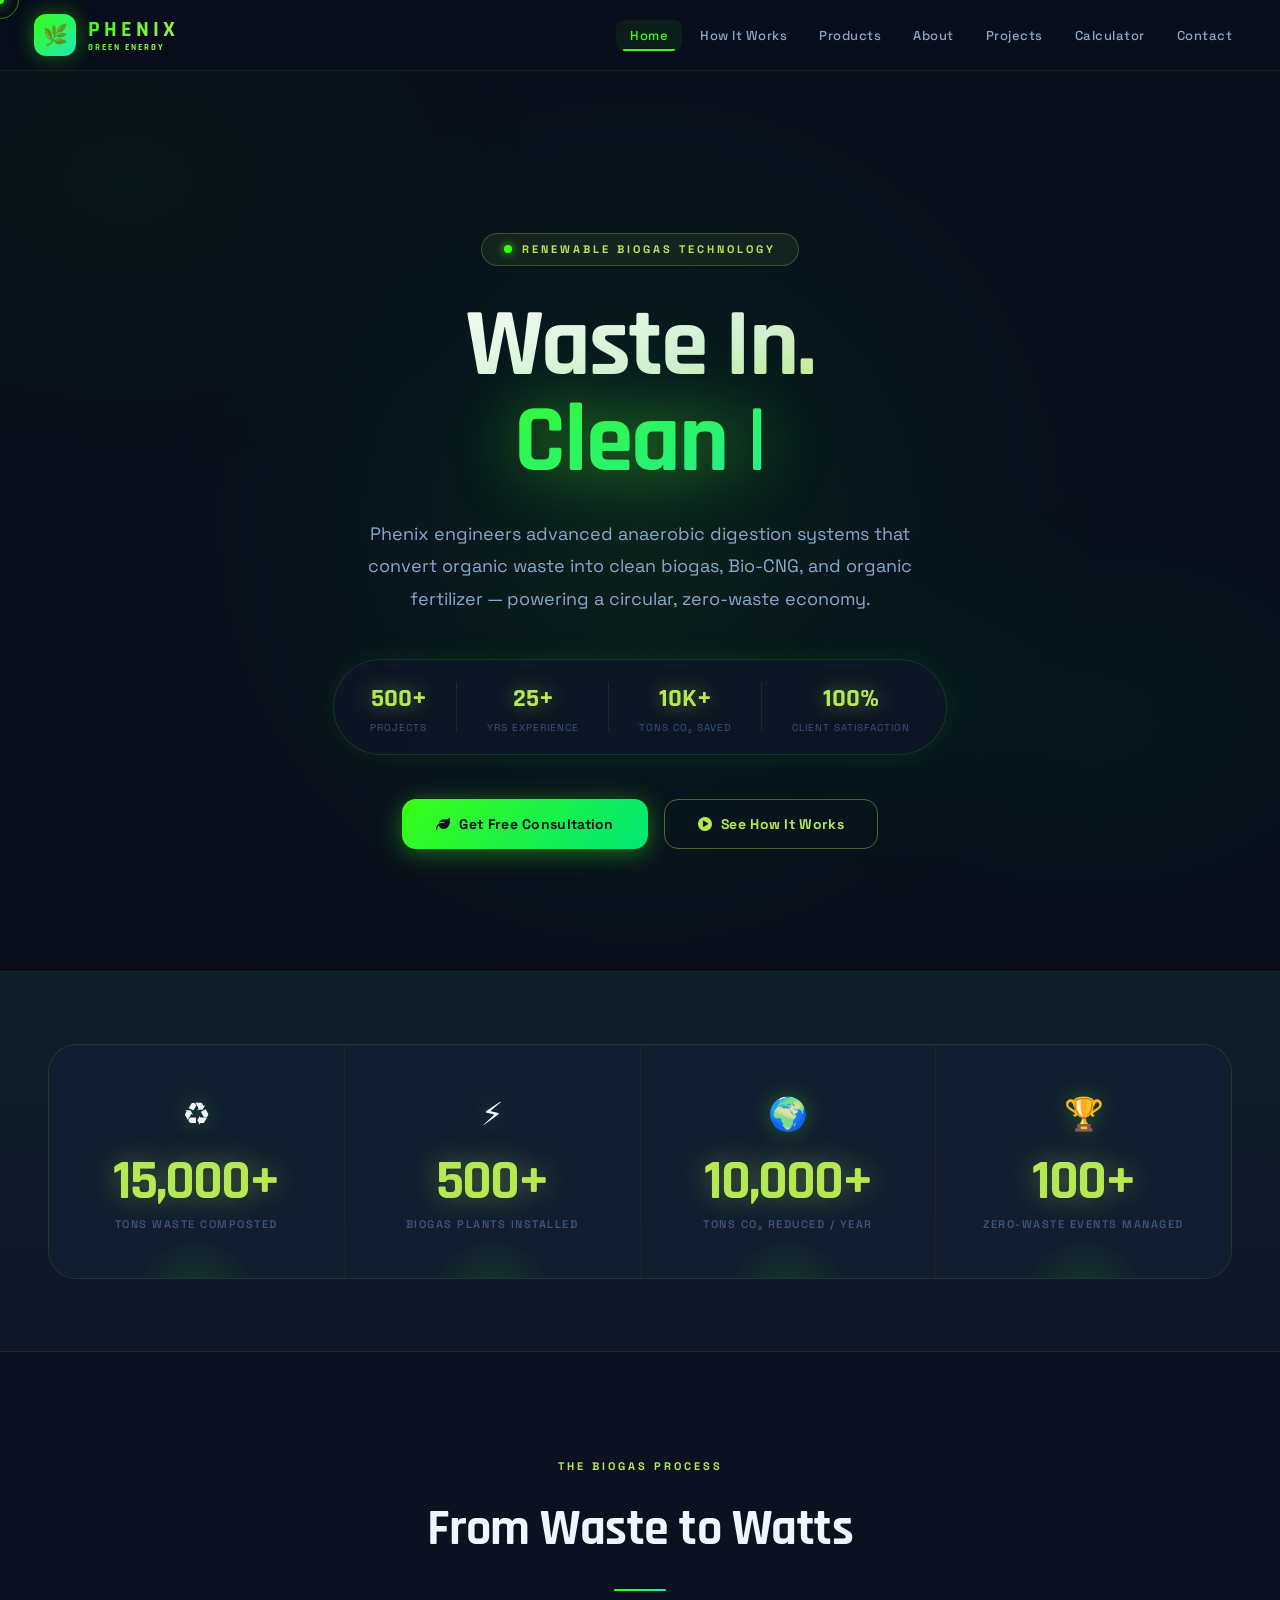
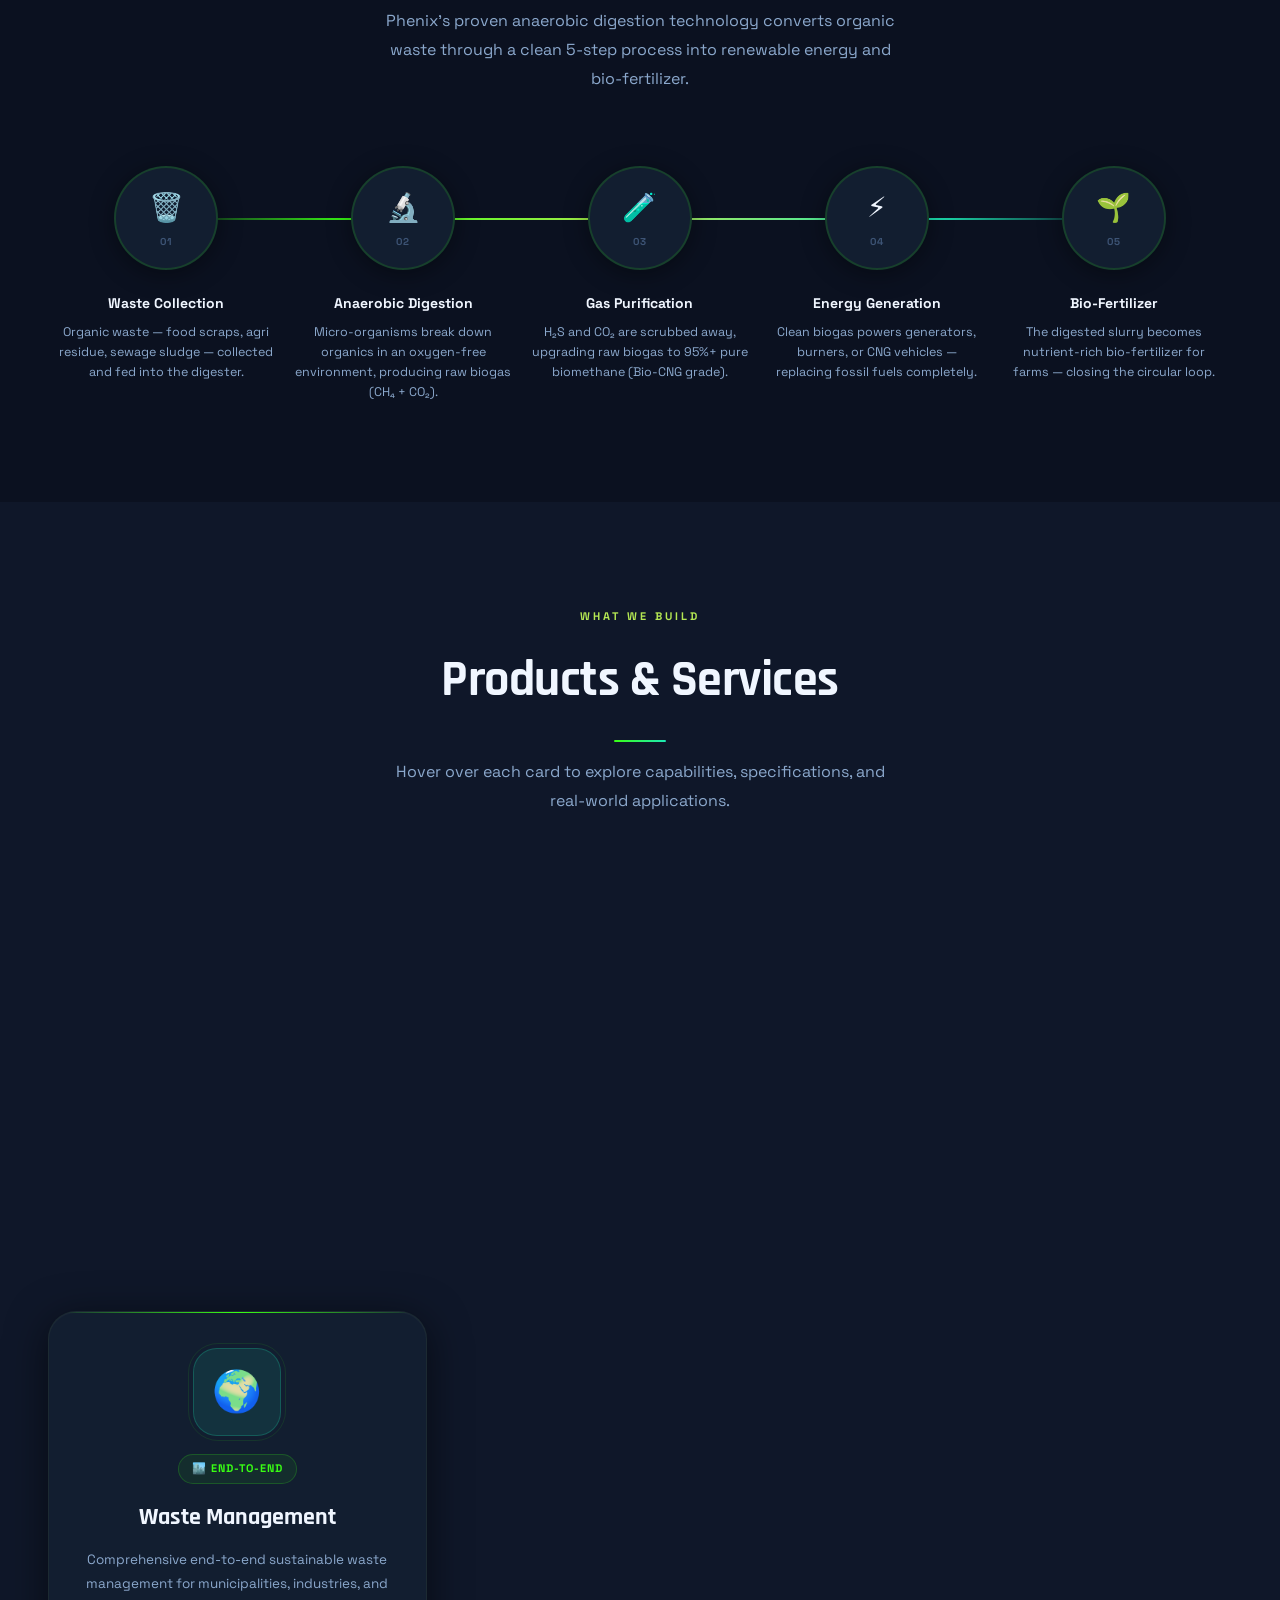
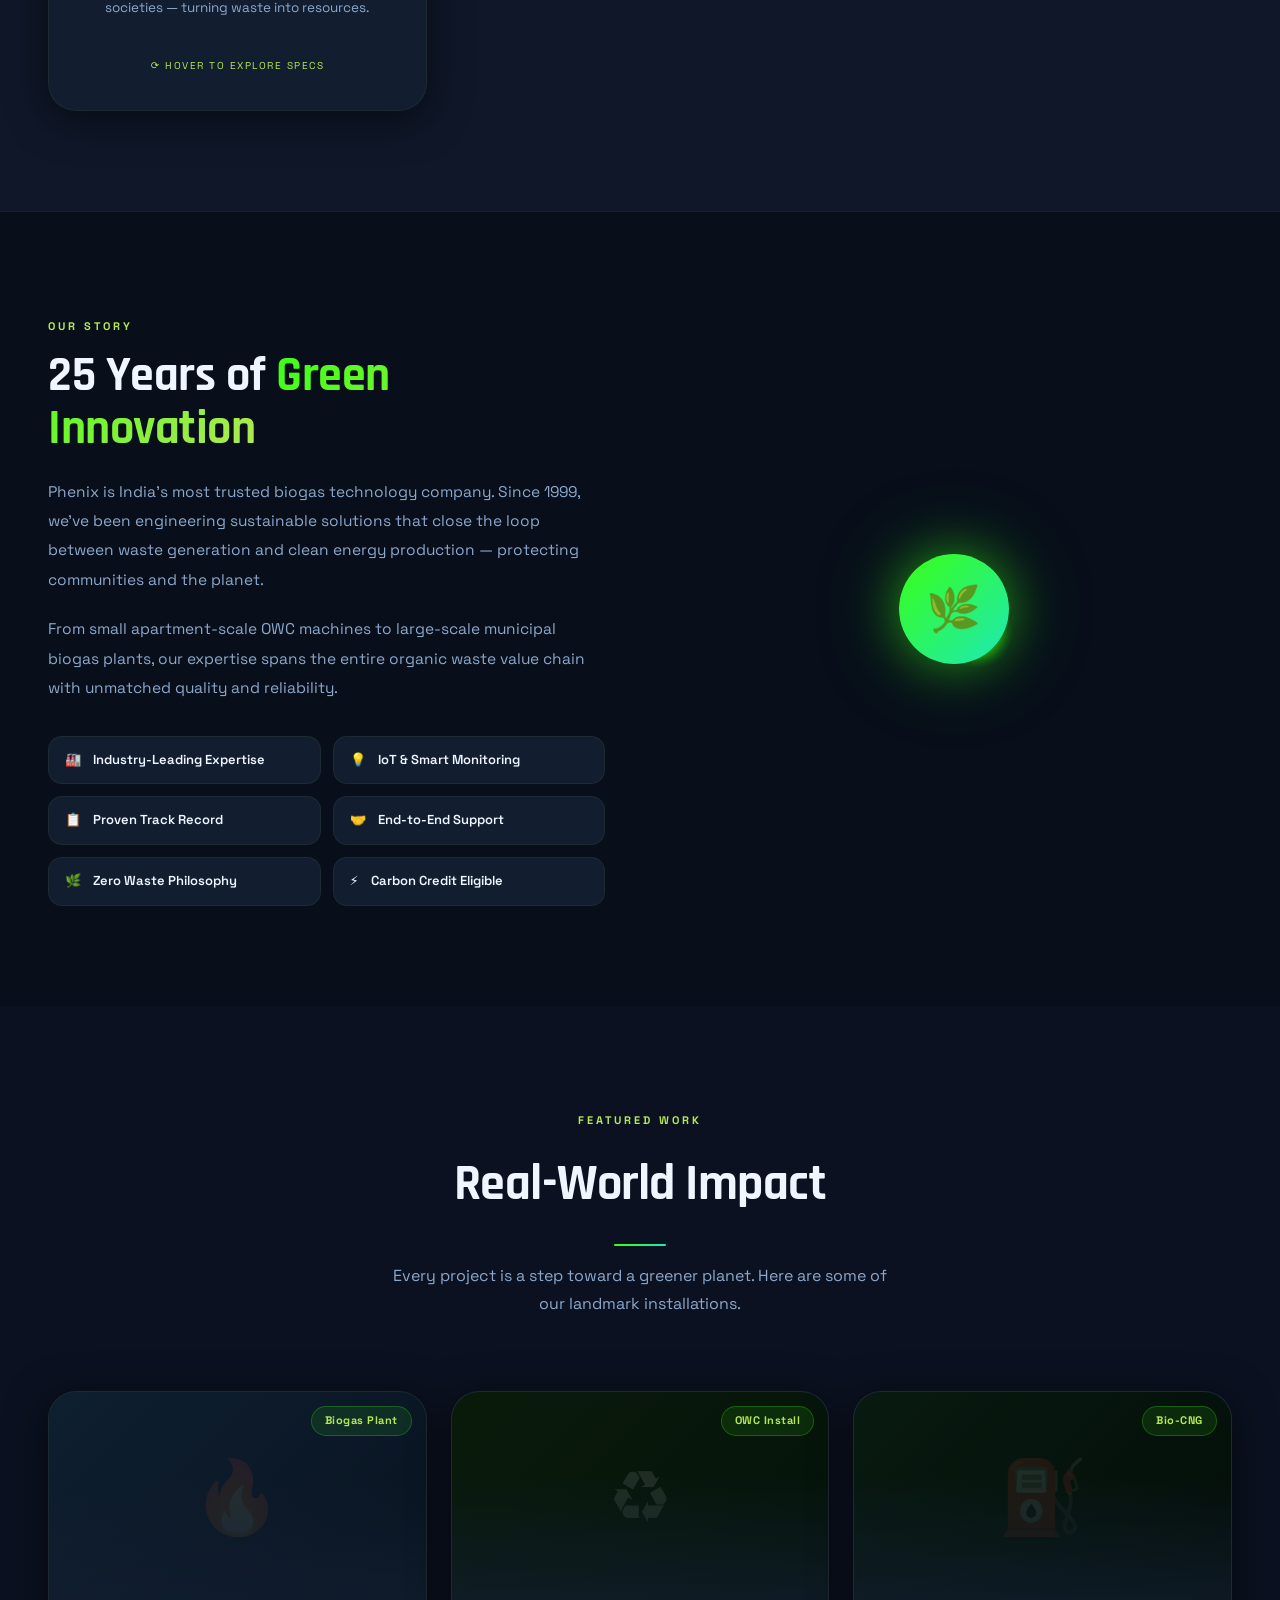
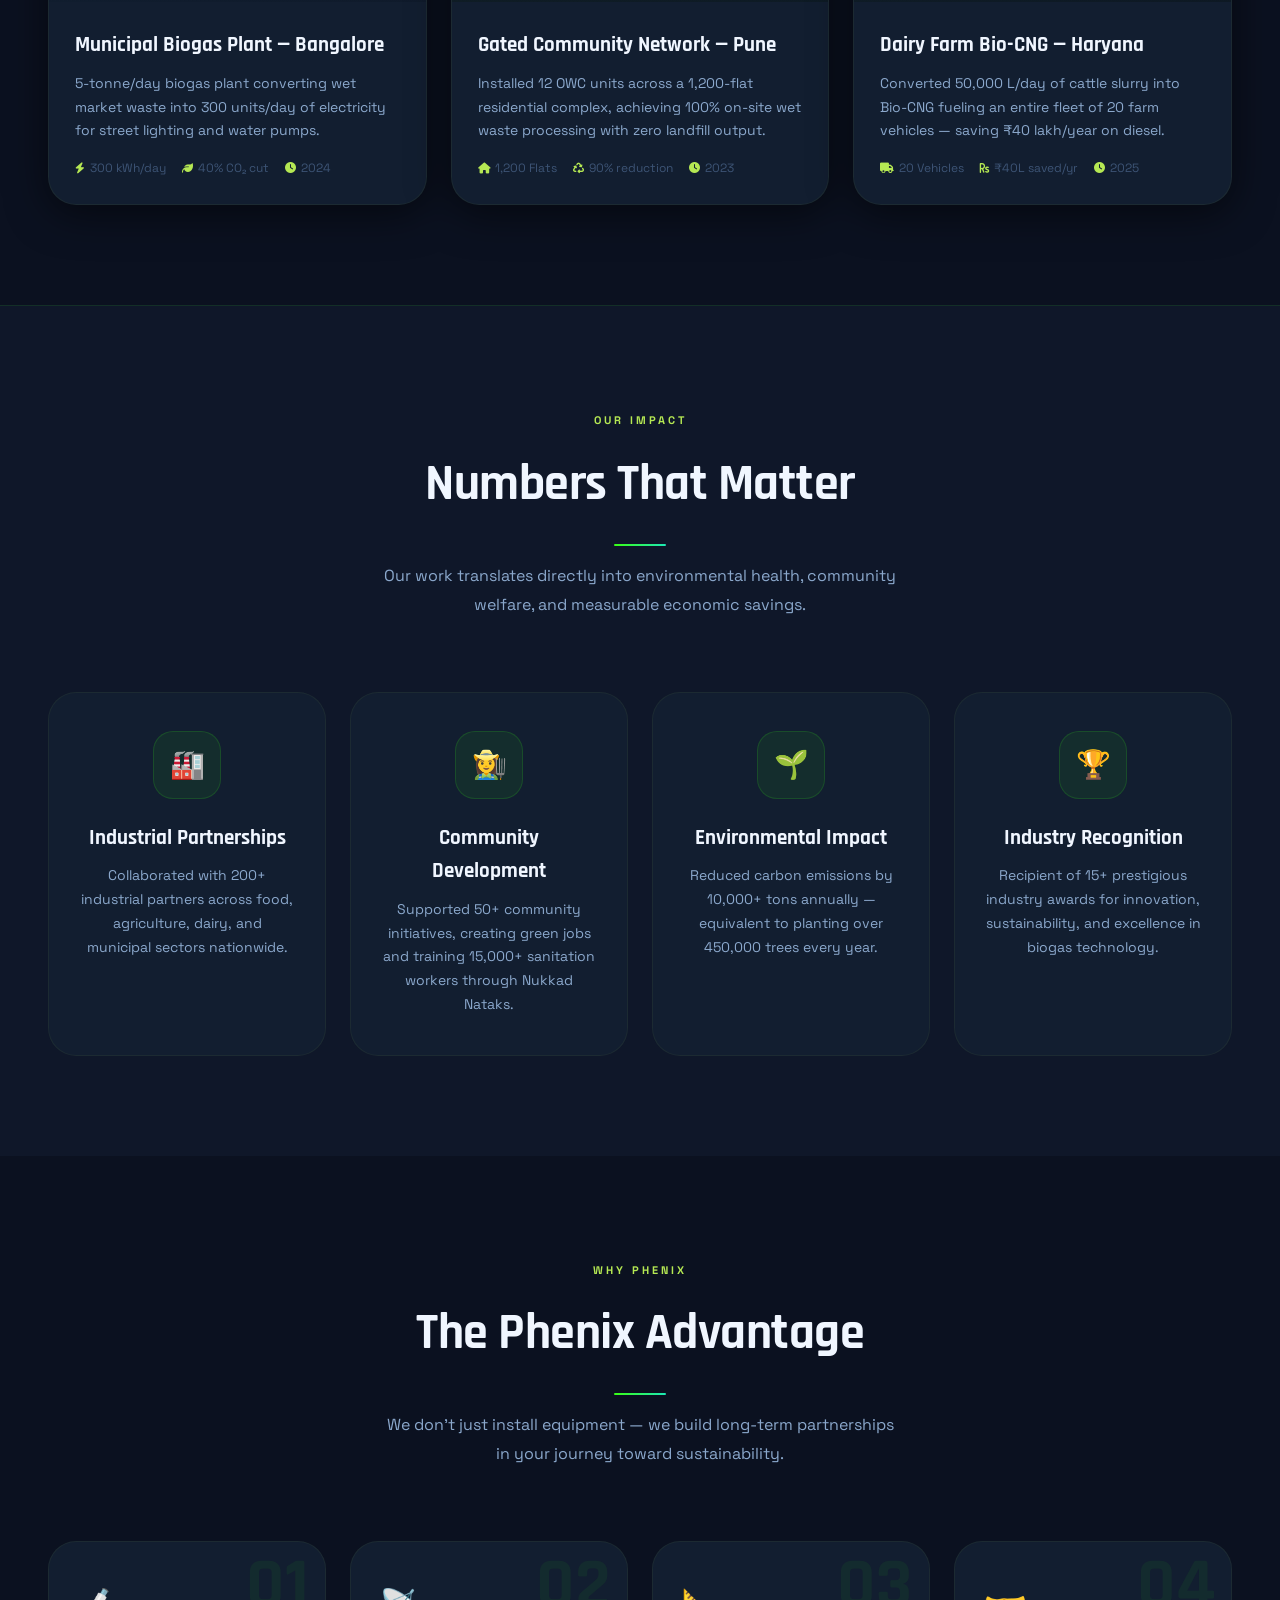
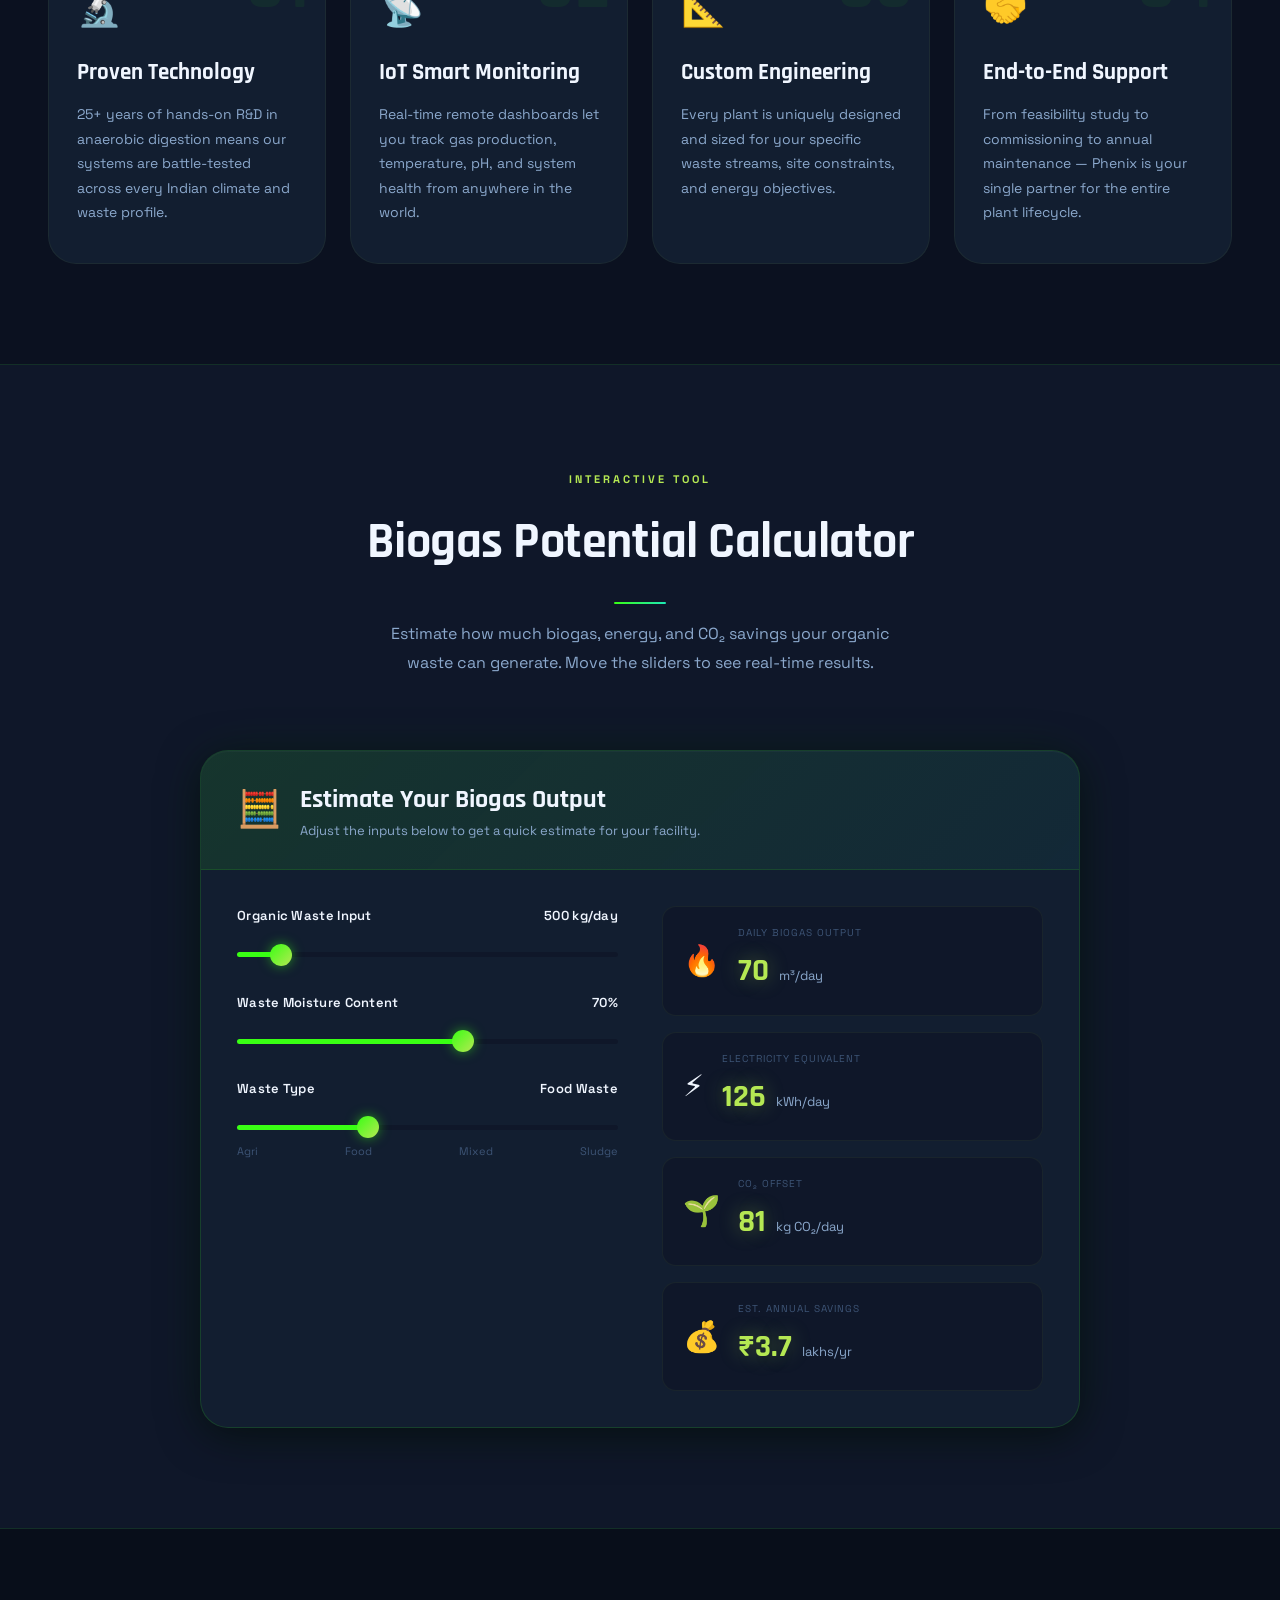
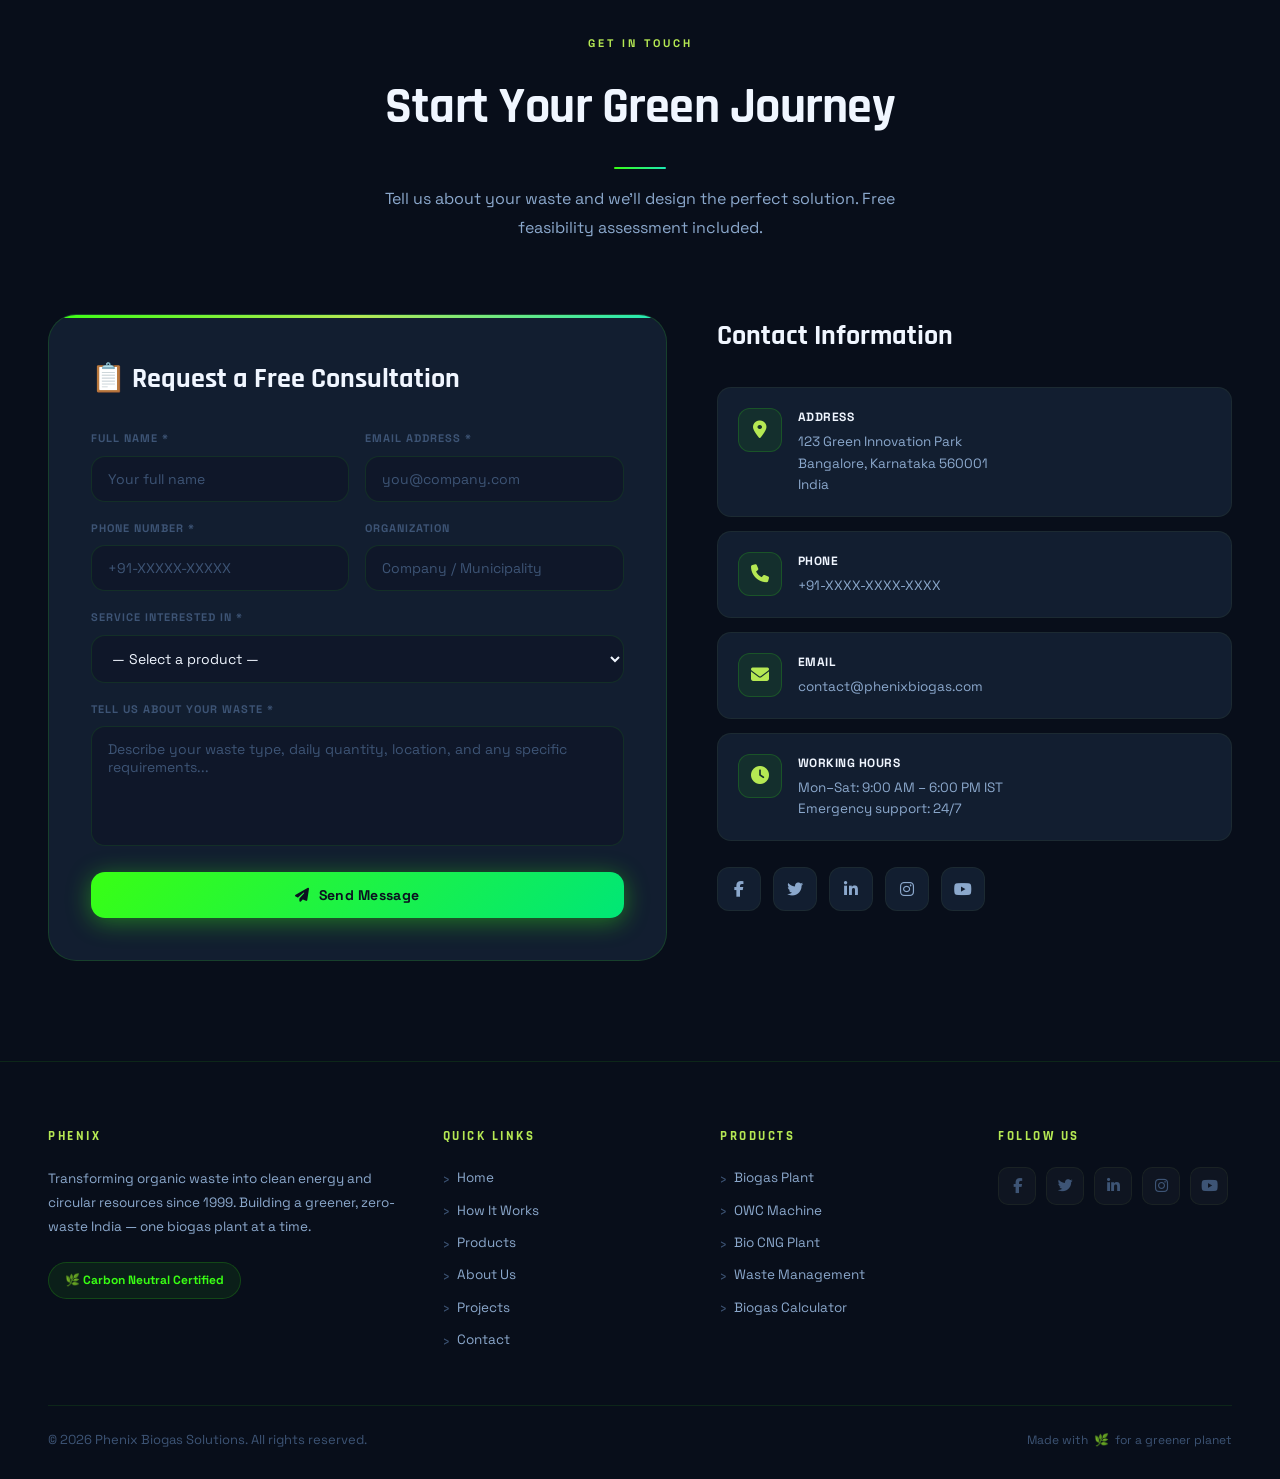
<file: index.html>
<!DOCTYPE html>
<html lang="en">
<head>
    <meta charset="UTF-8">
    <meta name="viewport" content="width=device-width, initial-scale=1.0">
    <meta name="description" content="Phenix — India's leading biogas plant manufacturer. Turning organic waste into clean renewable energy through anaerobic digestion, OWC machines, and Bio-CNG solutions.">
    <meta name="keywords" content="biogas plant, organic waste converter, Bio-CNG, anaerobic digestion, sustainable energy India, Phenix">
    <title>Phenix — Biogas & Green Energy Solutions</title>
    <link rel="stylesheet" href="css/style.css">
    <link rel="preconnect" href="https://fonts.googleapis.com">
    <link rel="preconnect" href="https://fonts.gstatic.com" crossorigin>
    <link rel="stylesheet" href="https://cdnjs.cloudflare.com/ajax/libs/font-awesome/6.4.0/css/all.min.css">
    <style>
        /* Typing cursor blink */
        .type-target::after {
            content: '|';
            color: var(--g-primary);
            animation: cursorBlink 0.8s step-end infinite;
        }
        @keyframes cursorBlink { 0%,100%{opacity:1} 50%{opacity:0} }
    </style>
</head>
<body>

    <!-- Custom Cursor -->
    <div class="cursor-dot" id="cursorDot"></div>
    <div class="cursor-ring" id="cursorRing"></div>

    <!-- Navigation -->
    <nav class="navbar" id="navbar">
        <div class="container">
            <div class="nav-wrapper">
                <div class="logo">
                    <div class="logo-icon">🌿</div>
                    <div>
                        <h1>PHENIX<span class="logo-sub">Green Energy</span></h1>
                    </div>
                </div>
                <ul class="nav-menu" id="navMenu">
                    <li><a href="#home"       class="nav-link">Home</a></li>
                    <li><a href="#process"    class="nav-link">How It Works</a></li>
                    <li><a href="#products"   class="nav-link">Products</a></li>
                    <li><a href="#about"      class="nav-link">About</a></li>
                    <li><a href="#projects"   class="nav-link">Projects</a></li>
                    <li><a href="#calculator" class="nav-link">Calculator</a></li>
                    <li><a href="#contact"    class="nav-link">Contact</a></li>
                </ul>
                <div class="hamburger" id="hamburger">
                    <span></span><span></span><span></span>
                </div>
            </div>
        </div>
    </nav>

    <!-- ===================== HERO ===================== -->
    <section id="home" class="hero">
        <!-- Animated biogas bubbles -->
        <div class="hero-bubbles">
            <div class="bubble"></div>
            <div class="bubble"></div>
            <div class="bubble"></div>
            <div class="bubble"></div>
            <div class="bubble"></div>
            <div class="bubble"></div>
            <div class="bubble"></div>
            <div class="bubble"></div>
        </div>

        <div class="container">
            <div class="hero-content">
                <div class="hero-eyebrow">
                    <span class="dot"></span>
                    Renewable Biogas Technology
                </div>
                <h2 class="hero-title">
                    <span class="line-1">Waste In.</span>
                    <span class="line-2"><span class="type-target">Clean Energy Out.</span></span>
                </h2>
                <p class="hero-sub">Phenix engineers advanced anaerobic digestion systems that convert organic waste into clean biogas, Bio-CNG, and organic fertilizer — powering a circular, zero-waste economy.</p>

                <div class="hero-metrics">
                    <div class="hero-metric">
                        <span class="hero-metric-value" data-count="500">0</span>
                        <span class="hero-metric-label">Projects</span>
                    </div>
                    <div class="hero-metric">
                        <span class="hero-metric-value" data-count="25">0</span>
                        <span class="hero-metric-label">Yrs Experience</span>
                    </div>
                    <div class="hero-metric">
                        <span class="hero-metric-value" data-suffix="K+" data-count="10">0</span>
                        <span class="hero-metric-label">Tons CO₂ Saved</span>
                    </div>
                    <div class="hero-metric">
                        <span class="hero-metric-value" data-suffix="%" data-count="100">0</span>
                        <span class="hero-metric-label">Client Satisfaction</span>
                    </div>
                </div>

                <div class="hero-cta-group">
                    <a href="#contact" class="btn btn-primary">
                        <i class="fas fa-leaf"></i> Get Free Consultation
                    </a>
                    <a href="#process" class="btn btn-outline">
                        <i class="fas fa-play-circle"></i> See How It Works
                    </a>
                </div>
            </div>
        </div>
    </section>

    <!-- ===================== STATS ===================== -->
    <section class="stats">
        <div class="container">
            <div class="stats-grid stagger">
                <div class="stat-box reveal">
                    <span class="stat-icon">♻️</span>
                    <h3 class="count-up" data-target="15000">0</h3>
                    <p>Tons Waste Composted</p>
                </div>
                <div class="stat-box reveal">
                    <span class="stat-icon">⚡</span>
                    <h3 class="count-up" data-target="500">0</h3>
                    <p>Biogas Plants Installed</p>
                </div>
                <div class="stat-box reveal">
                    <span class="stat-icon">🌍</span>
                    <h3 class="count-up" data-target="10000">0</h3>
                    <p>Tons CO₂ Reduced / Year</p>
                </div>
                <div class="stat-box reveal">
                    <span class="stat-icon">🏆</span>
                    <h3 class="count-up" data-target="100">0</h3>
                    <p>Zero-Waste Events Managed</p>
                </div>
            </div>
        </div>
    </section>

    <!-- ===================== PROCESS FLOW ===================== -->
    <section id="process" class="process">
        <div class="container">
            <div class="process-header">
                <span class="section-eyebrow">The Biogas Process</span>
                <h2 class="section-title">From Waste to Watts</h2>
                <p class="section-desc">Phenix's proven anaerobic digestion technology converts organic waste through a clean 5-step process into renewable energy and bio-fertilizer.</p>
            </div>

            <div class="process-flow">

                <div class="process-step reveal" data-step="1">
                    <div class="process-step-num">
                        <span class="step-icon">🗑️</span>
                        <span class="step-number">01</span>
                    </div>
                    <h4>Waste Collection</h4>
                    <p>Organic waste — food scraps, agri residue, sewage sludge — collected and fed into the digester.</p>
                </div>

                <div class="process-step reveal" data-step="2">
                    <div class="process-step-num">
                        <span class="step-icon">🔬</span>
                        <span class="step-number">02</span>
                    </div>
                    <h4>Anaerobic Digestion</h4>
                    <p>Micro-organisms break down organics in an oxygen-free environment, producing raw biogas (CH₄ + CO₂).</p>
                </div>

                <div class="process-step reveal" data-step="3">
                    <div class="process-step-num">
                        <span class="step-icon">🧪</span>
                        <span class="step-number">03</span>
                    </div>
                    <h4>Gas Purification</h4>
                    <p>H₂S and CO₂ are scrubbed away, upgrading raw biogas to 95%+ pure biomethane (Bio-CNG grade).</p>
                </div>

                <div class="process-step reveal" data-step="4">
                    <div class="process-step-num">
                        <span class="step-icon">⚡</span>
                        <span class="step-number">04</span>
                    </div>
                    <h4>Energy Generation</h4>
                    <p>Clean biogas powers generators, burners, or CNG vehicles — replacing fossil fuels completely.</p>
                </div>

                <div class="process-step reveal" data-step="5">
                    <div class="process-step-num">
                        <span class="step-icon">🌱</span>
                        <span class="step-number">05</span>
                    </div>
                    <h4>Bio-Fertilizer</h4>
                    <p>The digested slurry becomes nutrient-rich bio-fertilizer for farms — closing the circular loop.</p>
                </div>

            </div>
        </div>
    </section>

    <!-- ===================== PRODUCTS ===================== -->
    <section id="products" class="products">
        <div class="container">
            <div class="process-header">
                <span class="section-eyebrow">What We Build</span>
                <h2 class="section-title">Products &amp; Services</h2>
                <p class="section-desc">Hover over each card to explore capabilities, specifications, and real-world applications.</p>
            </div>

            <div class="products-grid stagger">

                <!-- Biogas Plant -->
                <div class="product-card reveal">
                    <div class="card-inner">
                        <div class="card-front">
                            <div class="product-icon-wrap green">
                                <div class="glow-ring"></div>
                                🔥
                            </div>
                            <div class="card-tag">🌿 Core Product</div>
                            <h3>Biogas Plant</h3>
                            <p>Advanced anaerobic digestion systems converting organic waste into clean renewable biogas for industrial and community use.</p>
                            <span class="card-front-hint">⟳ Hover to explore specs</span>
                        </div>
                        <div class="card-back">
                            <span class="card-back-icon">🔥</span>
                            <h3>Biogas Plant</h3>
                            <ul>
                                <li><i class="fas fa-check-circle"></i> 100 kg/day to 100+ tonnes/day capacity</li>
                                <li><i class="fas fa-check-circle"></i> Processes food waste, agri-waste &amp; sewage sludge</li>
                                <li><i class="fas fa-check-circle"></i> Produces biogas + bio-fertilizer slurry</li>
                                <li><i class="fas fa-check-circle"></i> IoT-enabled remote monitoring dashboard</li>
                                <li><i class="fas fa-check-circle"></i> Carbon credit eligible — UNFCCC</li>
                            </ul>
                            <a href="#" class="read-more" onclick="openModal('biogas'); return false;">Full Details →</a>
                        </div>
                    </div>
                </div>

                <!-- OWC Machine -->
                <div class="product-card reveal">
                    <div class="card-inner">
                        <div class="card-front">
                            <div class="product-icon-wrap lime">
                                <div class="glow-ring"></div>
                                ♻️
                            </div>
                            <div class="card-tag">⚡ Fast Composting</div>
                            <h3>OWC Machine</h3>
                            <p>Organic Waste Converter machines that transform kitchen waste into nutrient-rich compost within 24 hours — zero landfill, zero odour.</p>
                            <span class="card-front-hint">⟳ Hover to explore specs</span>
                        </div>
                        <div class="card-back">
                            <span class="card-back-icon">♻️</span>
                            <h3>OWC Machine</h3>
                            <ul>
                                <li><i class="fas fa-check-circle"></i> 25 kg/day to 5,000 kg/day capacity</li>
                                <li><i class="fas fa-check-circle"></i> Compost ready in just 24 hours</li>
                                <li><i class="fas fa-check-circle"></i> 90% volume reduction of wet waste</li>
                                <li><i class="fas fa-check-circle"></i> Fully automatic — plug &amp; play</li>
                                <li><i class="fas fa-check-circle"></i> BBMP &amp; ULB compliance ready</li>
                            </ul>
                            <a href="#" class="read-more" onclick="openModal('owc'); return false;">Full Details →</a>
                        </div>
                    </div>
                </div>

                <!-- Bio CNG Plant -->
                <div class="product-card reveal">
                    <div class="card-inner">
                        <div class="card-front">
                            <div class="product-icon-wrap emerald">
                                <div class="glow-ring"></div>
                                ⛽
                            </div>
                            <div class="card-tag">🚗 Vehicle Fuel</div>
                            <h3>Bio CNG Plant</h3>
                            <p>State-of-the-art purification and compression systems upgrading raw biogas into pipeline-quality Bio-CNG for vehicles and industry.</p>
                            <span class="card-front-hint">⟳ Hover to explore specs</span>
                        </div>
                        <div class="card-back">
                            <span class="card-back-icon">⛽</span>
                            <h3>Bio CNG Plant</h3>
                            <ul>
                                <li><i class="fas fa-check-circle"></i> 95%+ methane purity after purification</li>
                                <li><i class="fas fa-check-circle"></i> Compression up to 200–250 bar</li>
                                <li><i class="fas fa-check-circle"></i> Compatible with CNG vehicles &amp; boilers</li>
                                <li><i class="fas fa-check-circle"></i> PESO &amp; BIS certified components</li>
                                <li><i class="fas fa-check-circle"></i> SATAT scheme revenue eligible</li>
                            </ul>
                            <a href="#" class="read-more" onclick="openModal('biocng'); return false;">Full Details →</a>
                        </div>
                    </div>
                </div>

                <!-- Waste Management -->
                <div class="product-card reveal">
                    <div class="card-inner">
                        <div class="card-front">
                            <div class="product-icon-wrap teal">
                                <div class="glow-ring"></div>
                                🌍
                            </div>
                            <div class="card-tag">🏙️ End-to-End</div>
                            <h3>Waste Management</h3>
                            <p>Comprehensive end-to-end sustainable waste management for municipalities, industries, and societies — turning waste into resources.</p>
                            <span class="card-front-hint">⟳ Hover to explore specs</span>
                        </div>
                        <div class="card-back">
                            <span class="card-back-icon">🌍</span>
                            <h3>Waste Management</h3>
                            <ul>
                                <li><i class="fas fa-check-circle"></i> Source segregation &amp; awareness programs</li>
                                <li><i class="fas fa-check-circle"></i> 15,000+ tons of waste composted</li>
                                <li><i class="fas fa-check-circle"></i> 100+ zero-waste events managed</li>
                                <li><i class="fas fa-check-circle"></i> Wet &amp; dry waste collection systems</li>
                                <li><i class="fas fa-check-circle"></i> Waste audit &amp; sustainability reporting</li>
                            </ul>
                            <a href="#" class="read-more" onclick="openModal('waste'); return false;">Full Details →</a>
                        </div>
                    </div>
                </div>

            </div>
        </div>
    </section>

    <!-- ===================== PRODUCT MODALS ===================== -->

    <!-- Biogas Plant Modal -->
    <div id="modal-biogas" class="product-modal-overlay" onclick="closeModal('biogas')">
        <div class="product-modal" onclick="event.stopPropagation()">
            <button class="modal-close" onclick="closeModal('biogas')">✕</button>
            <div class="modal-icon">🔥</div>
            <h2>Biogas Plant</h2>
            <p class="modal-tagline">Turning Organic Waste into Renewable Energy</p>
            <div class="modal-body">
                <p>Our Biogas Plants use advanced anaerobic digestion technology to convert biodegradable organic matter — including food waste, agricultural residue, and sewage sludge — into clean, renewable biogas (methane). This gas can be used directly for cooking, heating, electricity generation, or further upgraded into Bio-CNG.</p>
                <h4>Key Features</h4>
                <ul>
                    <li><i class="fas fa-check-circle"></i> Capacity: 100 kg/day to 100+ tonnes/day</li>
                    <li><i class="fas fa-check-circle"></i> Processes food waste, agri-waste &amp; sewage sludge</li>
                    <li><i class="fas fa-check-circle"></i> Produces biogas + organic slurry (bio-fertilizer)</li>
                    <li><i class="fas fa-check-circle"></i> Reduces greenhouse gas emissions significantly</li>
                    <li><i class="fas fa-check-circle"></i> Modular, scalable design for any site</li>
                    <li><i class="fas fa-check-circle"></i> Remote monitoring with IoT-enabled dashboards</li>
                </ul>
                <h4>Applications</h4>
                <p>Hotels &amp; restaurants, food processing units, municipalities, hospitals, educational institutions, residential townships, and agricultural farms.</p>
                <h4>Benefits</h4>
                <p>Zero waste to landfill · Carbon credit eligible · Energy cost savings up to 60% · Compliance with Solid Waste Management Rules</p>
            </div>
            <a href="#contact" class="btn btn-primary modal-cta" onclick="closeModal('biogas')">
                <i class="fas fa-leaf"></i> Get a Free Quote
            </a>
        </div>
    </div>

    <!-- OWC Machine Modal -->
    <div id="modal-owc" class="product-modal-overlay" onclick="closeModal('owc')">
        <div class="product-modal" onclick="event.stopPropagation()">
            <button class="modal-close" onclick="closeModal('owc')">✕</button>
            <div class="modal-icon">♻️</div>
            <h2>OWC Machine</h2>
            <p class="modal-tagline">Organic Waste Converter — Compost in 24 Hours</p>
            <div class="modal-body">
                <p>Our Organic Waste Converter (OWC) machines are compact, fully automated systems that convert kitchen and organic waste into high-quality compost within 24 hours using aerobic decomposition, heat treatment, and microbial cultures. No odour. No leachate. No landfill.</p>
                <h4>Key Features</h4>
                <ul>
                    <li><i class="fas fa-check-circle"></i> Capacity: 25 kg/day to 5,000 kg/day</li>
                    <li><i class="fas fa-check-circle"></i> Fully automatic — plug &amp; play installation</li>
                    <li><i class="fas fa-check-circle"></i> Processes wet waste, fruit/vegetable peels, cooked food</li>
                    <li><i class="fas fa-check-circle"></i> Output: Dry compost used as organic fertilizer</li>
                    <li><i class="fas fa-check-circle"></i> Volume reduction: up to 90%</li>
                    <li><i class="fas fa-check-circle"></i> Low power consumption, stainless steel body</li>
                </ul>
                <h4>Ideal For</h4>
                <p>Apartments &amp; gated communities, hotels &amp; resorts, schools &amp; colleges, hospitals, supermarkets, event venues, and municipal wards.</p>
                <h4>Benefits</h4>
                <p>Zero wet waste to landfill · OWC-generated compost can be used in gardens or sold · Eligible for BBMP &amp; ULB compliance · Carbon footprint reduction</p>
            </div>
            <a href="#contact" class="btn btn-primary modal-cta" onclick="closeModal('owc')">
                <i class="fas fa-leaf"></i> Get a Free Quote
            </a>
        </div>
    </div>

    <!-- Bio CNG Plant Modal -->
    <div id="modal-biocng" class="product-modal-overlay" onclick="closeModal('biocng')">
        <div class="product-modal" onclick="event.stopPropagation()">
            <button class="modal-close" onclick="closeModal('biocng')">✕</button>
            <div class="modal-icon">⛽</div>
            <h2>Bio CNG Plant</h2>
            <p class="modal-tagline">Purified Biogas — Clean Fuel for a Greener Tomorrow</p>
            <div class="modal-body">
                <p>Our Bio-CNG (Compressed Bio-Gas) plants upgrade raw biogas to over 95% methane purity, compress it to 200 bar, and dispense it as a drop-in replacement for fossil CNG. It powers vehicles, industrial boilers, and can be injected into city gas distribution networks.</p>
                <h4>Key Features</h4>
                <ul>
                    <li><i class="fas fa-check-circle"></i> Biogas purification to 95%+ methane (CH₄)</li>
                    <li><i class="fas fa-check-circle"></i> Compression up to 200–250 bar</li>
                    <li><i class="fas fa-check-circle"></i> Compatible with CNG vehicles &amp; industrial burners</li>
                    <li><i class="fas fa-check-circle"></i> Integrated H₂S &amp; CO₂ scrubbing systems</li>
                    <li><i class="fas fa-check-circle"></i> PESO &amp; BIS certified components</li>
                    <li><i class="fas fa-check-circle"></i> Capacity: 100 SCMD to 10,000 SCMD</li>
                </ul>
                <h4>Applications</h4>
                <p>Municipal solid waste plants, dairy farms, sugarcane distilleries, sewage treatment plants, and agro-industries seeking to monetize waste streams.</p>
                <h4>Benefits</h4>
                <p>Eligible for SATAT scheme revenue · Carbon credits under UNFCCC · Reduces diesel/petrol dependence · Higher calorific value than CNG</p>
            </div>
            <a href="#contact" class="btn btn-primary modal-cta" onclick="closeModal('biocng')">
                <i class="fas fa-leaf"></i> Get a Free Quote
            </a>
        </div>
    </div>

    <!-- Waste Management Modal -->
    <div id="modal-waste" class="product-modal-overlay" onclick="closeModal('waste')">
        <div class="product-modal" onclick="event.stopPropagation()">
            <button class="modal-close" onclick="closeModal('waste')">✕</button>
            <div class="modal-icon">🌍</div>
            <h2>Waste Management</h2>
            <p class="modal-tagline">End-to-End Sustainable Waste Solutions</p>
            <div class="modal-body">
                <p>We provide comprehensive waste management services and consultancy for municipalities, residential complexes, industries, and event organizers. Our zero-waste approach ensures that every kilogram of waste generated is systematically segregated, processed, and converted into value — compost, energy, or recyclables.</p>
                <h4>Our Services</h4>
                <ul>
                    <li><i class="fas fa-check-circle"></i> Source segregation training &amp; awareness programs</li>
                    <li><i class="fas fa-check-circle"></i> Wet &amp; dry waste collection and transportation</li>
                    <li><i class="fas fa-check-circle"></i> On-site composting &amp; biogas plant operations</li>
                    <li><i class="fas fa-check-circle"></i> Recycling linkages for dry waste streams</li>
                    <li><i class="fas fa-check-circle"></i> Zero-waste event management</li>
                    <li><i class="fas fa-check-circle"></i> Waste audit &amp; sustainability reporting</li>
                </ul>
                <h4>Sectors Served</h4>
                <p>Municipal corporations, gated communities, IT parks, hospitals, educational campuses, wedding &amp; corporate events, and industrial estates.</p>
                <h4>Impact</h4>
                <p>15,000+ tons of waste composted · 100+ zero-waste events · 15,000+ awareness programs · BBMP &amp; ULB compliance guaranteed</p>
            </div>
            <a href="#contact" class="btn btn-primary modal-cta" onclick="closeModal('waste')">
                <i class="fas fa-leaf"></i> Get a Free Quote
            </a>
        </div>
    </div>

    <!-- ===================== ABOUT ===================== -->
    <section id="about" class="about">
        <div class="container">
            <div class="about-content">
                <div class="about-text reveal-left">
                    <span class="section-eyebrow">Our Story</span>
                    <h2>25 Years of <span>Green Innovation</span></h2>
                    <p>Phenix is India's most trusted biogas technology company. Since 1999, we've been engineering sustainable solutions that close the loop between waste generation and clean energy production — protecting communities and the planet.</p>
                    <p>From small apartment-scale OWC machines to large-scale municipal biogas plants, our expertise spans the entire organic waste value chain with unmatched quality and reliability.</p>

                    <div class="about-highlights">
                        <div class="highlight">
                            <span class="highlight-icon">🏭</span>
                            <span>Industry-Leading Expertise</span>
                        </div>
                        <div class="highlight">
                            <span class="highlight-icon">💡</span>
                            <span>IoT &amp; Smart Monitoring</span>
                        </div>
                        <div class="highlight">
                            <span class="highlight-icon">📋</span>
                            <span>Proven Track Record</span>
                        </div>
                        <div class="highlight">
                            <span class="highlight-icon">🤝</span>
                            <span>End-to-End Support</span>
                        </div>
                        <div class="highlight">
                            <span class="highlight-icon">🌿</span>
                            <span>Zero Waste Philosophy</span>
                        </div>
                        <div class="highlight">
                            <span class="highlight-icon">⚡</span>
                            <span>Carbon Credit Eligible</span>
                        </div>
                    </div>
                </div>

                <!-- Animated organic diagram -->
                <div class="about-visual reveal-right">
                    <div class="about-diagram">
                        <div class="diagram-ring ring-1"></div>
                        <div class="diagram-ring ring-2"></div>
                        <div class="diagram-ring ring-3"></div>
                        <div class="diagram-center">🌿</div>
                        <!-- Orbiting nodes placed via JS -->
                    </div>
                </div>
            </div>
        </div>
    </section>

    <!-- ===================== PROJECTS ===================== -->
    <section id="projects" class="projects">
        <div class="container">
            <div class="process-header">
                <span class="section-eyebrow">Featured Work</span>
                <h2 class="section-title">Real-World Impact</h2>
                <p class="section-desc">Every project is a step toward a greener planet. Here are some of our landmark installations.</p>
            </div>

            <div class="projects-grid">

                <div class="project-card reveal">
                    <div class="project-image">
                        <div class="project-image-icon">🔥</div>
                        <div class="project-image-overlay"></div>
                        <span class="project-badge">Biogas Plant</span>
                    </div>
                    <div class="project-info">
                        <h3>Municipal Biogas Plant — Bangalore</h3>
                        <p>5-tonne/day biogas plant converting wet market waste into 300 units/day of electricity for street lighting and water pumps.</p>
                        <div class="project-meta">
                            <span><i class="fas fa-bolt"></i> 300 kWh/day</span>
                            <span><i class="fas fa-leaf"></i> 40% CO₂ cut</span>
                            <span><i class="fas fa-clock"></i> 2024</span>
                        </div>
                    </div>
                </div>

                <div class="project-card reveal">
                    <div class="project-image" style="background: linear-gradient(135deg,#0a1a0a,#04130a);">
                        <div class="project-image-icon">♻️</div>
                        <div class="project-image-overlay"></div>
                        <span class="project-badge">OWC Install</span>
                    </div>
                    <div class="project-info">
                        <h3>Gated Community Network — Pune</h3>
                        <p>Installed 12 OWC units across a 1,200-flat residential complex, achieving 100% on-site wet waste processing with zero landfill output.</p>
                        <div class="project-meta">
                            <span><i class="fas fa-home"></i> 1,200 Flats</span>
                            <span><i class="fas fa-recycle"></i> 90% reduction</span>
                            <span><i class="fas fa-clock"></i> 2023</span>
                        </div>
                    </div>
                </div>

                <div class="project-card reveal">
                    <div class="project-image" style="background: linear-gradient(135deg,#081a10,#030d08);">
                        <div class="project-image-icon">⛽</div>
                        <div class="project-image-overlay"></div>
                        <span class="project-badge">Bio-CNG</span>
                    </div>
                    <div class="project-info">
                        <h3>Dairy Farm Bio-CNG — Haryana</h3>
                        <p>Converted 50,000 L/day of cattle slurry into Bio-CNG fueling an entire fleet of 20 farm vehicles — saving ₹40 lakh/year on diesel.</p>
                        <div class="project-meta">
                            <span><i class="fas fa-truck"></i> 20 Vehicles</span>
                            <span><i class="fas fa-rupee-sign"></i> ₹40L saved/yr</span>
                            <span><i class="fas fa-clock"></i> 2025</span>
                        </div>
                    </div>
                </div>

            </div>
        </div>
    </section>

    <!-- ===================== IMPACT ===================== -->
    <section id="impact" class="impact">
        <div class="container">
            <div class="process-header">
                <span class="section-eyebrow">Our Impact</span>
                <h2 class="section-title">Numbers That Matter</h2>
                <p class="section-desc">Our work translates directly into environmental health, community welfare, and measurable economic savings.</p>
            </div>

            <div class="impact-grid">
                <div class="impact-item reveal">
                    <div class="impact-icon-wrap">🏭</div>
                    <h3>Industrial Partnerships</h3>
                    <p>Collaborated with 200+ industrial partners across food, agriculture, dairy, and municipal sectors nationwide.</p>
                </div>
                <div class="impact-item reveal">
                    <div class="impact-icon-wrap">👩‍🌾</div>
                    <h3>Community Development</h3>
                    <p>Supported 50+ community initiatives, creating green jobs and training 15,000+ sanitation workers through Nukkad Nataks.</p>
                </div>
                <div class="impact-item reveal">
                    <div class="impact-icon-wrap">🌱</div>
                    <h3>Environmental Impact</h3>
                    <p>Reduced carbon emissions by 10,000+ tons annually — equivalent to planting over 450,000 trees every year.</p>
                </div>
                <div class="impact-item reveal">
                    <div class="impact-icon-wrap">🏆</div>
                    <h3>Industry Recognition</h3>
                    <p>Recipient of 15+ prestigious industry awards for innovation, sustainability, and excellence in biogas technology.</p>
                </div>
            </div>
        </div>
    </section>

    <!-- ===================== WHY CHOOSE US ===================== -->
    <section class="why-choose">
        <div class="container">
            <div class="process-header">
                <span class="section-eyebrow">Why Phenix</span>
                <h2 class="section-title">The Phenix Advantage</h2>
                <p class="section-desc">We don't just install equipment — we build long-term partnerships in your journey toward sustainability.</p>
            </div>
            <div class="benefits-grid">
                <div class="benefit-card reveal">
                    <div class="benefit-number">01</div>
                    <span class="benefit-icon">🔬</span>
                    <h3>Proven Technology</h3>
                    <p>25+ years of hands-on R&amp;D in anaerobic digestion means our systems are battle-tested across every Indian climate and waste profile.</p>
                </div>
                <div class="benefit-card reveal">
                    <div class="benefit-number">02</div>
                    <span class="benefit-icon">📡</span>
                    <h3>IoT Smart Monitoring</h3>
                    <p>Real-time remote dashboards let you track gas production, temperature, pH, and system health from anywhere in the world.</p>
                </div>
                <div class="benefit-card reveal">
                    <div class="benefit-number">03</div>
                    <span class="benefit-icon">📐</span>
                    <h3>Custom Engineering</h3>
                    <p>Every plant is uniquely designed and sized for your specific waste streams, site constraints, and energy objectives.</p>
                </div>
                <div class="benefit-card reveal">
                    <div class="benefit-number">04</div>
                    <span class="benefit-icon">🤝</span>
                    <h3>End-to-End Support</h3>
                    <p>From feasibility study to commissioning to annual maintenance — Phenix is your single partner for the entire plant lifecycle.</p>
                </div>
            </div>
        </div>
    </section>

    <!-- ===================== BIOGAS CALCULATOR ===================== -->
    <section id="calculator" class="calculator">
        <div class="container">
            <div class="process-header">
                <span class="section-eyebrow">Interactive Tool</span>
                <h2 class="section-title">Biogas Potential Calculator</h2>
                <p class="section-desc">Estimate how much biogas, energy, and CO₂ savings your organic waste can generate. Move the sliders to see real-time results.</p>
            </div>

            <div class="calculator-wrapper">
                <div class="calc-header">
                    <div class="calc-header-icon">🧮</div>
                    <div>
                        <h3>Estimate Your Biogas Output</h3>
                        <p>Adjust the inputs below to get a quick estimate for your facility.</p>
                    </div>
                </div>
                <div class="calc-body">
                    <div class="calc-inputs">
                        <div class="calc-field">
                            <label>
                                Organic Waste Input
                                <span id="wasteVal">500 kg/day</span>
                            </label>
                            <input type="range" id="wasteSlider" class="calc-slider" min="50" max="5000" step="50" value="500">
                        </div>
                        <div class="calc-field">
                            <label>
                                Waste Moisture Content
                                <span id="moistureVal">70%</span>
                            </label>
                            <input type="range" id="moistureSlider" class="calc-slider" min="40" max="90" step="5" value="70">
                        </div>
                        <div class="calc-field">
                            <label>
                                Waste Type
                                <span id="typeVal">Mixed Food</span>
                            </label>
                            <input type="range" id="typeSlider" class="calc-slider" min="1" max="4" step="1" value="2">
                            <div style="display:flex;justify-content:space-between;font-size:11px;color:var(--text-muted);margin-top:5px;">
                                <span>Agri</span><span>Food</span><span>Mixed</span><span>Sludge</span>
                            </div>
                        </div>
                    </div>

                    <div class="calc-results">
                        <div class="calc-result-card">
                            <div class="calc-result-icon">🔥</div>
                            <div class="calc-result-info">
                                <label>Daily Biogas Output</label>
                                <span class="calc-result-value" id="biogasOut">0</span>
                                <span class="calc-result-unit">m³/day</span>
                            </div>
                        </div>
                        <div class="calc-result-card">
                            <div class="calc-result-icon">⚡</div>
                            <div class="calc-result-info">
                                <label>Electricity Equivalent</label>
                                <span class="calc-result-value" id="elecOut">0</span>
                                <span class="calc-result-unit">kWh/day</span>
                            </div>
                        </div>
                        <div class="calc-result-card">
                            <div class="calc-result-icon">🌱</div>
                            <div class="calc-result-info">
                                <label>CO₂ Offset</label>
                                <span class="calc-result-value" id="co2Out">0</span>
                                <span class="calc-result-unit">kg CO₂/day</span>
                            </div>
                        </div>
                        <div class="calc-result-card">
                            <div class="calc-result-icon">💰</div>
                            <div class="calc-result-info">
                                <label>Est. Annual Savings</label>
                                <span class="calc-result-value" id="savingsOut">₹0</span>
                                <span class="calc-result-unit">lakhs/yr</span>
                            </div>
                        </div>
                    </div>
                </div>
            </div>
        </div>
    </section>

    <!-- ===================== CONTACT ===================== -->
    <section id="contact" class="contact">
        <div class="container">
            <div class="process-header">
                <span class="section-eyebrow">Get In Touch</span>
                <h2 class="section-title">Start Your Green Journey</h2>
                <p class="section-desc">Tell us about your waste and we'll design the perfect solution. Free feasibility assessment included.</p>
            </div>

            <div class="contact-wrapper">
                <div class="contact-form reveal-left">
                    <h3>📋 Request a Free Consultation</h3>
                    <form id="contactForm" novalidate>
                        <div class="form-row">
                            <div class="form-group">
                                <label for="fname">Full Name *</label>
                                <input type="text" id="fname" placeholder="Your full name" required>
                            </div>
                            <div class="form-group">
                                <label for="femail">Email Address *</label>
                                <input type="email" id="femail" placeholder="you@company.com" required>
                            </div>
                        </div>
                        <div class="form-row">
                            <div class="form-group">
                                <label for="fphone">Phone Number *</label>
                                <input type="tel" id="fphone" placeholder="+91-XXXXX-XXXXX" required>
                            </div>
                            <div class="form-group">
                                <label for="fcompany">Organization</label>
                                <input type="text" id="fcompany" placeholder="Company / Municipality">
                            </div>
                        </div>
                        <div class="form-group">
                            <label for="fservice">Service Interested In *</label>
                            <select id="fservice" required>
                                <option value="">— Select a product —</option>
                                <option value="biogas">Biogas Plant</option>
                                <option value="owc">OWC Machine</option>
                                <option value="biocng">Bio CNG Plant</option>
                                <option value="waste">Waste Management</option>
                                <option value="other">Other / Consulting</option>
                            </select>
                        </div>
                        <div class="form-group">
                            <label for="fmessage">Tell Us About Your Waste *</label>
                            <textarea id="fmessage" placeholder="Describe your waste type, daily quantity, location, and any specific requirements..." required></textarea>
                        </div>
                        <button type="submit" class="btn btn-primary" style="width:100%;justify-content:center;">
                            <i class="fas fa-paper-plane"></i> Send Message
                        </button>
                    </form>
                </div>

                <div class="contact-info reveal-right">
                    <h3>Contact Information</h3>

                    <div class="info-box">
                        <div class="info-box-icon"><i class="fas fa-map-marker-alt"></i></div>
                        <div>
                            <h4>Address</h4>
                            <p>123 Green Innovation Park<br>Bangalore, Karnataka 560001<br>India</p>
                        </div>
                    </div>
                    <div class="info-box">
                        <div class="info-box-icon"><i class="fas fa-phone"></i></div>
                        <div>
                            <h4>Phone</h4>
                            <p>+91-XXXX-XXXX-XXXX</p>
                        </div>
                    </div>
                    <div class="info-box">
                        <div class="info-box-icon"><i class="fas fa-envelope"></i></div>
                        <div>
                            <h4>Email</h4>
                            <p>contact@phenixbiogas.com</p>
                        </div>
                    </div>
                    <div class="info-box">
                        <div class="info-box-icon"><i class="fas fa-clock"></i></div>
                        <div>
                            <h4>Working Hours</h4>
                            <p>Mon–Sat: 9:00 AM – 6:00 PM IST<br>Emergency support: 24/7</p>
                        </div>
                    </div>

                    <div class="social-links">
                        <a href="#" title="Facebook"><i class="fab fa-facebook-f"></i></a>
                        <a href="#" title="Twitter"><i class="fab fa-twitter"></i></a>
                        <a href="#" title="LinkedIn"><i class="fab fa-linkedin-in"></i></a>
                        <a href="#" title="Instagram"><i class="fab fa-instagram"></i></a>
                        <a href="#" title="YouTube"><i class="fab fa-youtube"></i></a>
                    </div>
                </div>
            </div>
        </div>
    </section>

    <!-- ===================== FOOTER ===================== -->
    <footer class="footer">
        <div class="container">
            <div class="footer-content">
                <div class="footer-section footer-brand">
                    <h4>PHENIX</h4>
                    <p>Transforming organic waste into clean energy and circular resources since 1999. Building a greener, zero-waste India — one biogas plant at a time.</p>
                    <div class="footer-badge">
                        🌿 Carbon Neutral Certified
                    </div>
                </div>
                <div class="footer-section">
                    <h4>Quick Links</h4>
                    <ul>
                        <li><a href="#home">Home</a></li>
                        <li><a href="#process">How It Works</a></li>
                        <li><a href="#products">Products</a></li>
                        <li><a href="#about">About Us</a></li>
                        <li><a href="#projects">Projects</a></li>
                        <li><a href="#contact">Contact</a></li>
                    </ul>
                </div>
                <div class="footer-section">
                    <h4>Products</h4>
                    <ul>
                        <li><a href="#" onclick="openModal('biogas'); return false;">Biogas Plant</a></li>
                        <li><a href="#" onclick="openModal('owc'); return false;">OWC Machine</a></li>
                        <li><a href="#" onclick="openModal('biocng'); return false;">Bio CNG Plant</a></li>
                        <li><a href="#" onclick="openModal('waste'); return false;">Waste Management</a></li>
                        <li><a href="#calculator">Biogas Calculator</a></li>
                    </ul>
                </div>
                <div class="footer-section">
                    <h4>Follow Us</h4>
                    <div class="footer-social">
                        <a href="#"><i class="fab fa-facebook-f"></i></a>
                        <a href="#"><i class="fab fa-twitter"></i></a>
                        <a href="#"><i class="fab fa-linkedin-in"></i></a>
                        <a href="#"><i class="fab fa-instagram"></i></a>
                        <a href="#"><i class="fab fa-youtube"></i></a>
                    </div>
                </div>
            </div>
            <div class="footer-bottom">
                <p>© 2026 Phenix Biogas Solutions. All rights reserved.</p>
                <div class="footer-tagline">
                    Made with <span class="leaf">🌿</span> for a greener planet
                </div>
            </div>
        </div>
    </footer>

    <script src="js/script.js"></script>
</body>
</html>
</file>
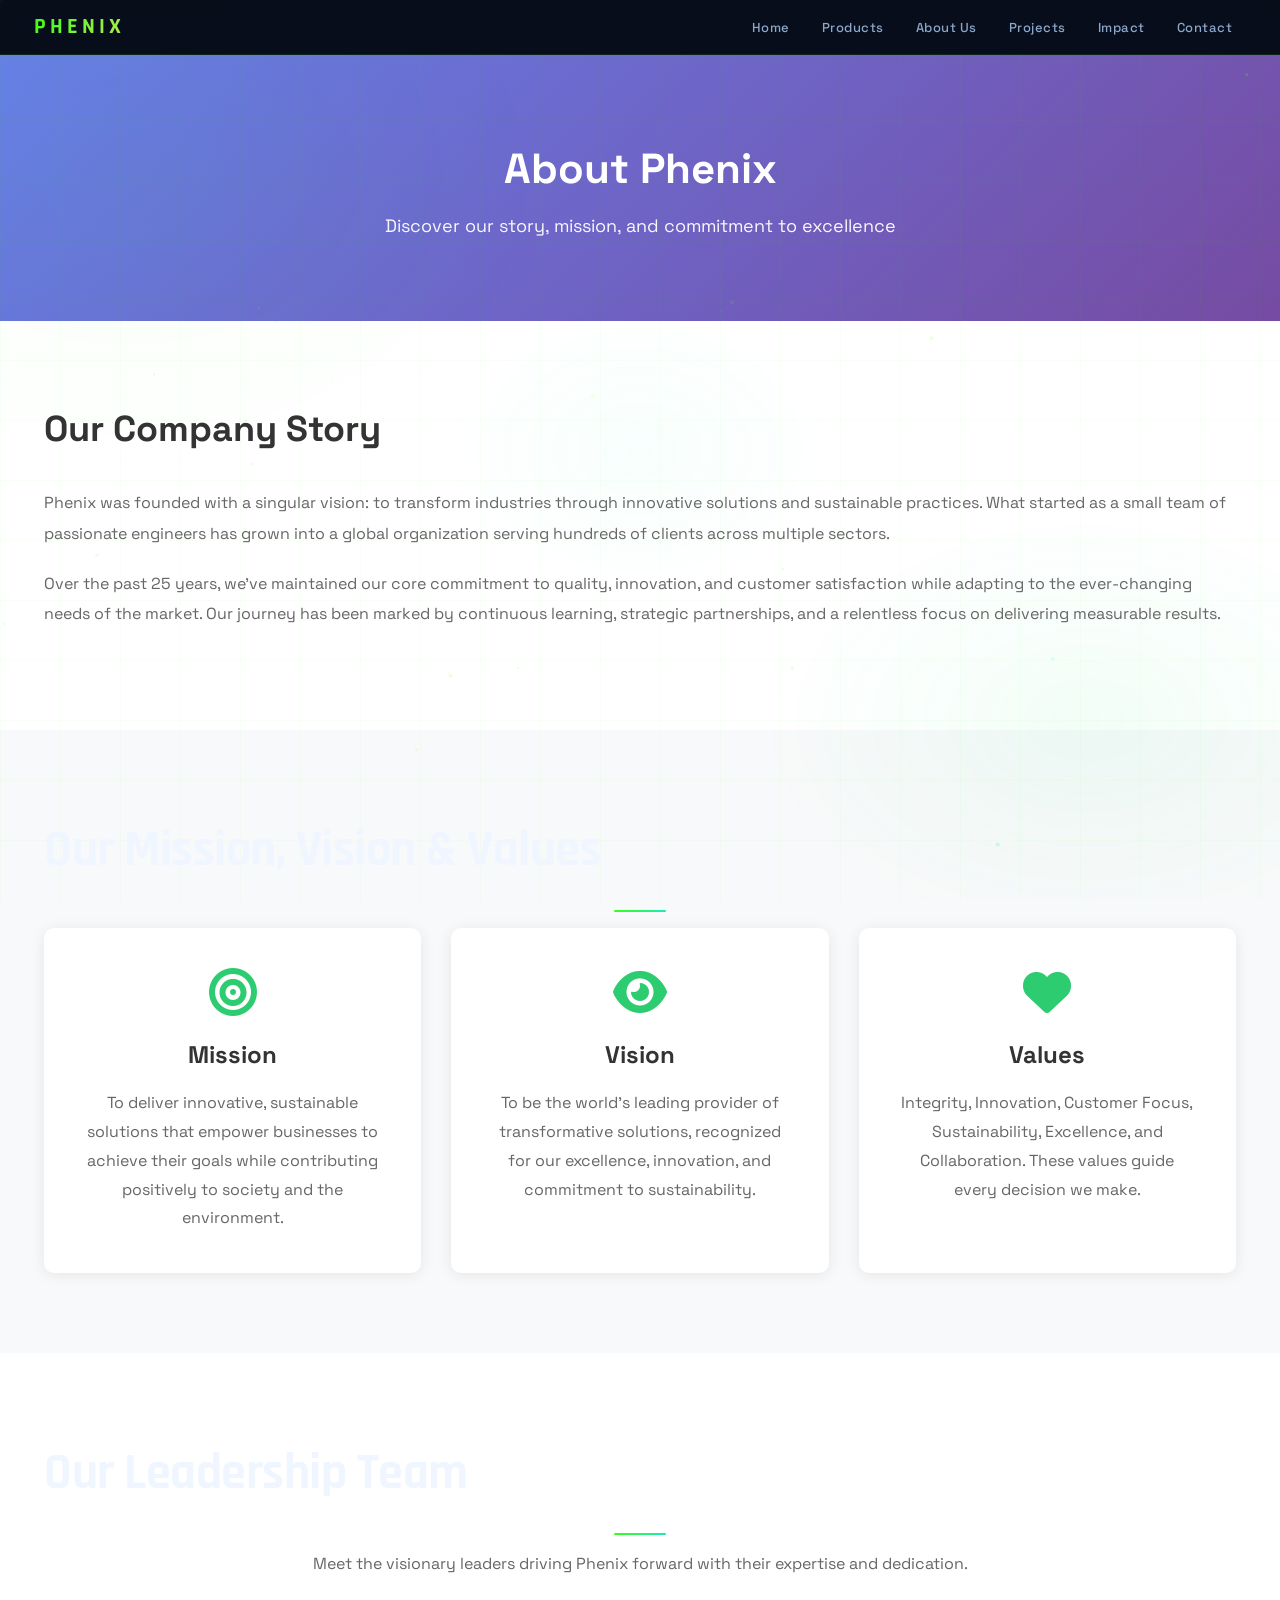
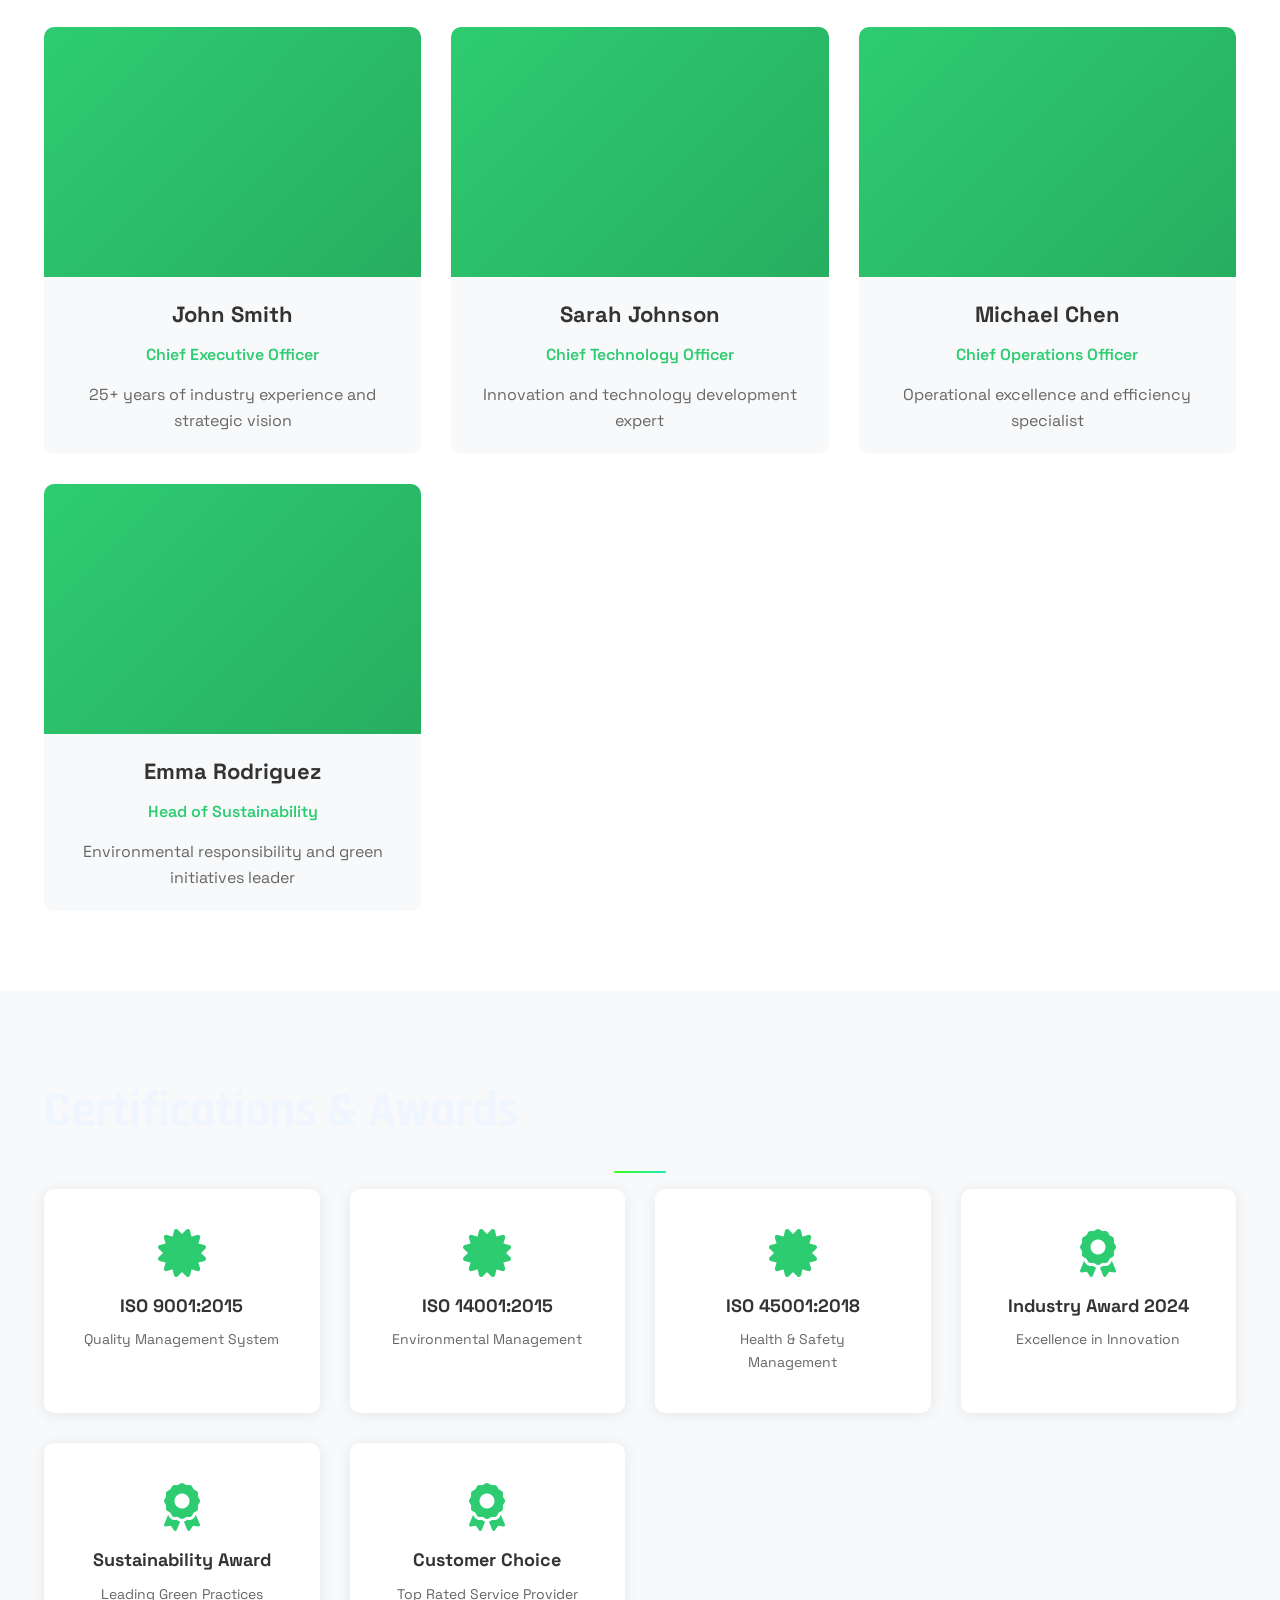
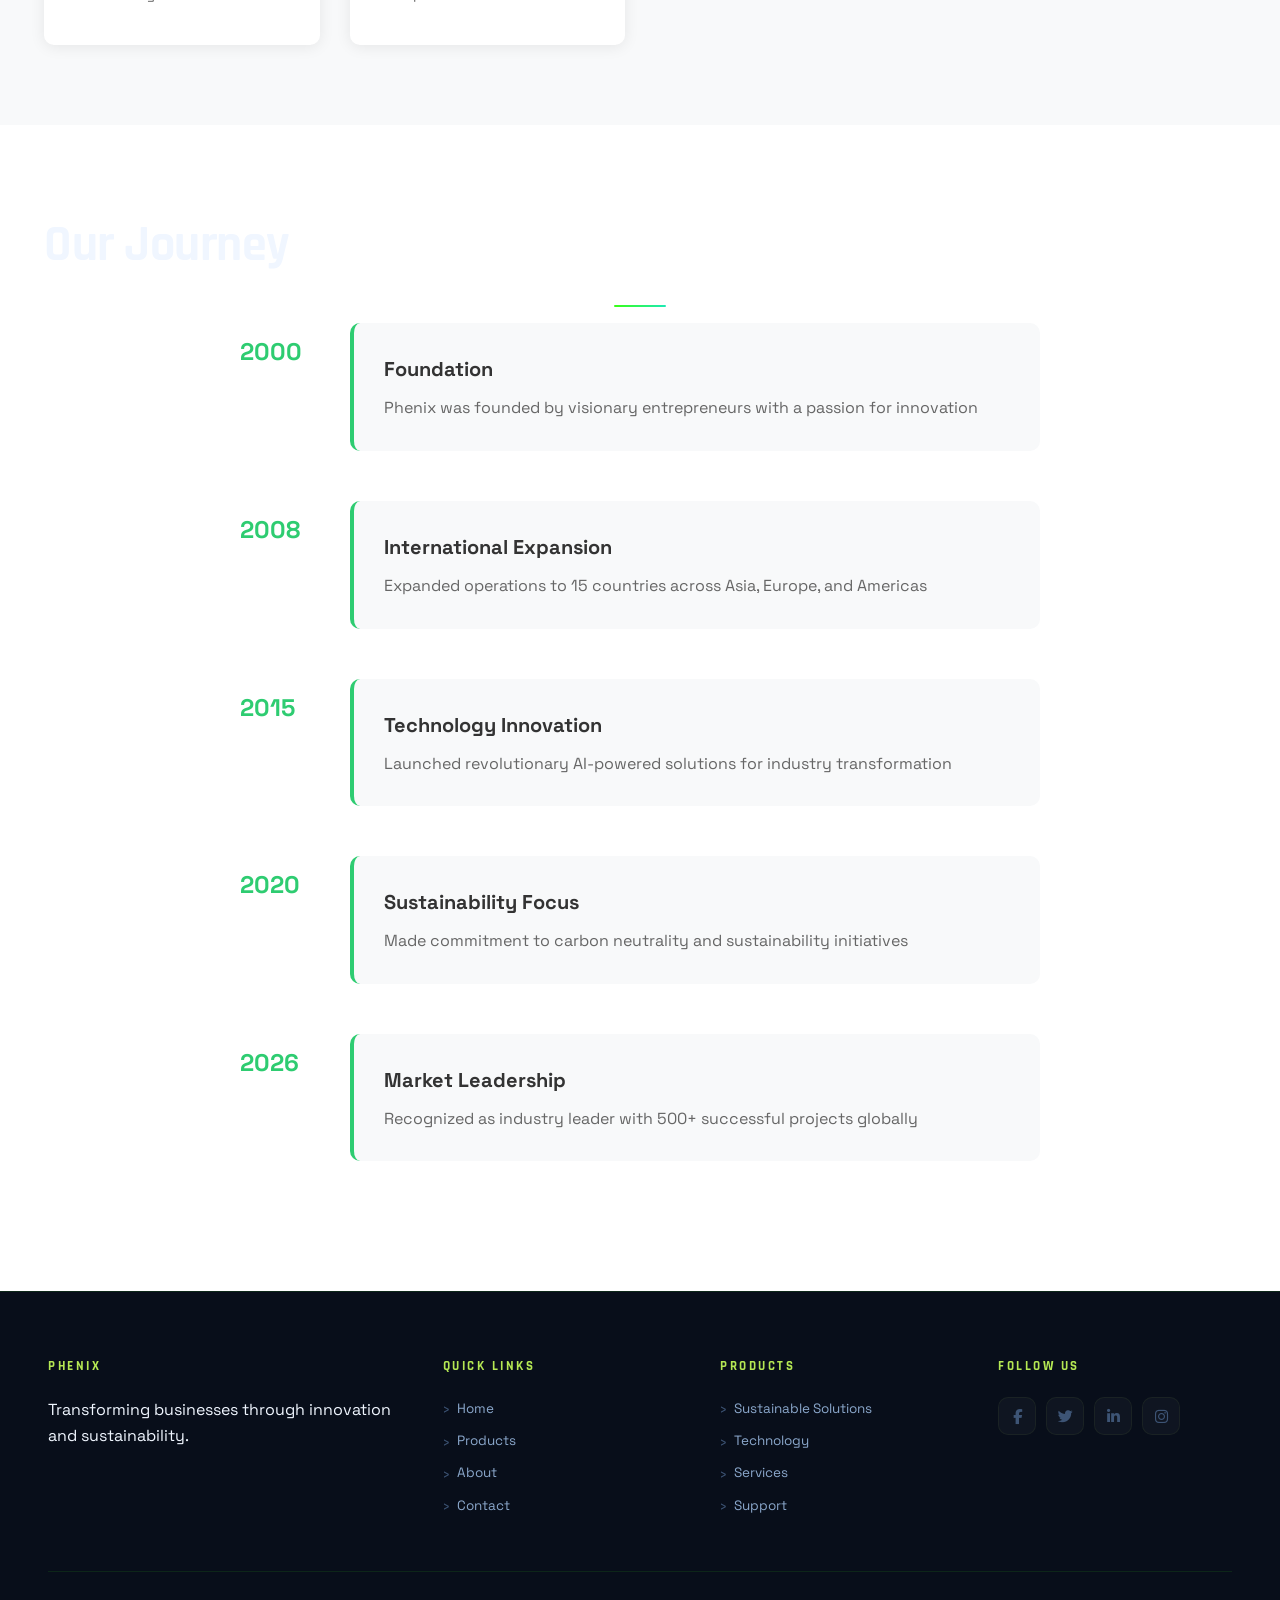
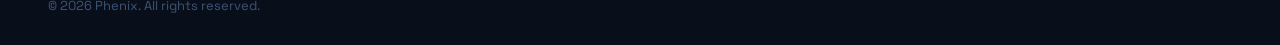
<file: about.html>
<!DOCTYPE html>
<html lang="en">
<head>
    <meta charset="UTF-8">
    <meta name="viewport" content="width=device-width, initial-scale=1.0">
    <meta name="description" content="Learn more about Phenix - Our mission, vision, and values.">
    <title>About Us - Phenix</title>
    <link rel="stylesheet" href="css/style.css">
    <link rel="preconnect" href="https://fonts.googleapis.com">
    <link rel="preconnect" href="https://fonts.gstatic.com" crossorigin>
    <link rel="stylesheet" href="https://cdnjs.cloudflare.com/ajax/libs/font-awesome/6.4.0/css/all.min.css">
</head>
<body>
    <!-- Navigation -->
    <nav class="navbar">
        <div class="container">
            <div class="nav-wrapper">
                <div class="logo">
                    <h1>PHENIX</h1>
                </div>
                <ul class="nav-menu">
                    <li><a href="index.html" class="nav-link">Home</a></li>
                    <li><a href="products.html" class="nav-link">Products</a></li>
                    <li><a href="about.html" class="nav-link">About Us</a></li>
                    <li><a href="projects.html" class="nav-link">Projects</a></li>
                    <li><a href="impact.html" class="nav-link">Impact</a></li>
                    <li><a href="index.html#contact" class="nav-link">Contact</a></li>
                </ul>
                <div class="hamburger">
                    <span></span>
                    <span></span>
                    <span></span>
                </div>
            </div>
        </div>
    </nav>

    <!-- Page Header -->
    <section class="page-header">
        <div class="container">
            <h1>About Phenix</h1>
            <p>Discover our story, mission, and commitment to excellence</p>
        </div>
    </section>

    <!-- Company Overview -->
    <section class="company-overview">
        <div class="container">
            <div class="overview-content">
                <h2>Our Company Story</h2>
                <p>Phenix was founded with a singular vision: to transform industries through innovative solutions and sustainable practices. What started as a small team of passionate engineers has grown into a global organization serving hundreds of clients across multiple sectors.</p>
                <p>Over the past 25 years, we've maintained our core commitment to quality, innovation, and customer satisfaction while adapting to the ever-changing needs of the market. Our journey has been marked by continuous learning, strategic partnerships, and a relentless focus on delivering measurable results.</p>
            </div>
        </div>
    </section>

    <!-- Mission, Vision, Values -->
    <section class="mvv-section">
        <div class="container">
            <h2 class="section-title">Our Mission, Vision & Values</h2>
            <div class="mvv-grid">
                <div class="mvv-card">
                    <i class="fas fa-bullseye"></i>
                    <h3>Mission</h3>
                    <p>To deliver innovative, sustainable solutions that empower businesses to achieve their goals while contributing positively to society and the environment.</p>
                </div>
                <div class="mvv-card">
                    <i class="fas fa-eye"></i>
                    <h3>Vision</h3>
                    <p>To be the world's leading provider of transformative solutions, recognized for our excellence, innovation, and commitment to sustainability.</p>
                </div>
                <div class="mvv-card">
                    <i class="fas fa-heart"></i>
                    <h3>Values</h3>
                    <p>Integrity, Innovation, Customer Focus, Sustainability, Excellence, and Collaboration. These values guide every decision we make.</p>
                </div>
            </div>
        </div>
    </section>

    <!-- Team -->
    <section class="team-section">
        <div class="container">
            <h2 class="section-title">Our Leadership Team</h2>
            <p class="team-intro" style="text-align: center; color: #666; margin-bottom: 50px; font-size: 16px;">
                Meet the visionary leaders driving Phenix forward with their expertise and dedication.
            </p>
            <div class="team-grid">
                <div class="team-member">
                    <div class="member-image"></div>
                    <h3>John Smith</h3>
                    <p class="role">Chief Executive Officer</p>
                    <p class="bio">25+ years of industry experience and strategic vision</p>
                </div>
                <div class="team-member">
                    <div class="member-image"></div>
                    <h3>Sarah Johnson</h3>
                    <p class="role">Chief Technology Officer</p>
                    <p class="bio">Innovation and technology development expert</p>
                </div>
                <div class="team-member">
                    <div class="member-image"></div>
                    <h3>Michael Chen</h3>
                    <p class="role">Chief Operations Officer</p>
                    <p class="bio">Operational excellence and efficiency specialist</p>
                </div>
                <div class="team-member">
                    <div class="member-image"></div>
                    <h3>Emma Rodriguez</h3>
                    <p class="role">Head of Sustainability</p>
                    <p class="bio">Environmental responsibility and green initiatives leader</p>
                </div>
            </div>
        </div>
    </section>

    <!-- Certifications -->
    <section class="certifications">
        <div class="container">
            <h2 class="section-title">Certifications & Awards</h2>
            <div class="certifications-grid">
                <div class="cert-item">
                    <i class="fas fa-certificate"></i>
                    <h3>ISO 9001:2015</h3>
                    <p>Quality Management System</p>
                </div>
                <div class="cert-item">
                    <i class="fas fa-certificate"></i>
                    <h3>ISO 14001:2015</h3>
                    <p>Environmental Management</p>
                </div>
                <div class="cert-item">
                    <i class="fas fa-certificate"></i>
                    <h3>ISO 45001:2018</h3>
                    <p>Health & Safety Management</p>
                </div>
                <div class="cert-item">
                    <i class="fas fa-award"></i>
                    <h3>Industry Award 2024</h3>
                    <p>Excellence in Innovation</p>
                </div>
                <div class="cert-item">
                    <i class="fas fa-award"></i>
                    <h3>Sustainability Award</h3>
                    <p>Leading Green Practices</p>
                </div>
                <div class="cert-item">
                    <i class="fas fa-award"></i>
                    <h3>Customer Choice</h3>
                    <p>Top Rated Service Provider</p>
                </div>
            </div>
        </div>
    </section>

    <!-- Timeline -->
    <section class="timeline">
        <div class="container">
            <h2 class="section-title">Our Journey</h2>
            <div class="timeline-container">
                <div class="timeline-item">
                    <div class="timeline-year">2000</div>
                    <div class="timeline-content">
                        <h3>Foundation</h3>
                        <p>Phenix was founded by visionary entrepreneurs with a passion for innovation</p>
                    </div>
                </div>
                <div class="timeline-item">
                    <div class="timeline-year">2008</div>
                    <div class="timeline-content">
                        <h3>International Expansion</h3>
                        <p>Expanded operations to 15 countries across Asia, Europe, and Americas</p>
                    </div>
                </div>
                <div class="timeline-item">
                    <div class="timeline-year">2015</div>
                    <div class="timeline-content">
                        <h3>Technology Innovation</h3>
                        <p>Launched revolutionary AI-powered solutions for industry transformation</p>
                    </div>
                </div>
                <div class="timeline-item">
                    <div class="timeline-year">2020</div>
                    <div class="timeline-content">
                        <h3>Sustainability Focus</h3>
                        <p>Made commitment to carbon neutrality and sustainability initiatives</p>
                    </div>
                </div>
                <div class="timeline-item">
                    <div class="timeline-year">2026</div>
                    <div class="timeline-content">
                        <h3>Market Leadership</h3>
                        <p>Recognized as industry leader with 500+ successful projects globally</p>
                    </div>
                </div>
            </div>
        </div>
    </section>

    <!-- Footer -->
    <footer class="footer">
        <div class="container">
            <div class="footer-content">
                <div class="footer-section">
                    <h4>PHENIX</h4>
                    <p>Transforming businesses through innovation and sustainability.</p>
                </div>
                <div class="footer-section">
                    <h4>Quick Links</h4>
                    <ul>
                        <li><a href="index.html">Home</a></li>
                        <li><a href="products.html">Products</a></li>
                        <li><a href="about.html">About</a></li>
                        <li><a href="index.html#contact">Contact</a></li>
                    </ul>
                </div>
                <div class="footer-section">
                    <h4>Products</h4>
                    <ul>
                        <li><a href="products.html">Sustainable Solutions</a></li>
                        <li><a href="products.html">Technology</a></li>
                        <li><a href="products.html">Services</a></li>
                        <li><a href="products.html">Support</a></li>
                    </ul>
                </div>
                <div class="footer-section">
                    <h4>Follow Us</h4>
                    <div class="footer-social">
                        <a href="#"><i class="fab fa-facebook-f"></i></a>
                        <a href="#"><i class="fab fa-twitter"></i></a>
                        <a href="#"><i class="fab fa-linkedin-in"></i></a>
                        <a href="#"><i class="fab fa-instagram"></i></a>
                    </div>
                </div>
            </div>
            <div class="footer-bottom">
                <p>&copy; 2026 Phenix. All rights reserved.</p>
            </div>
        </div>
    </footer>

    <style>
        .page-header {
            background: linear-gradient(135deg, #667eea 0%, #764ba2 100%);
            color: white;
            padding: 80px 20px;
            text-align: center;
        }

        .page-header h1 {
            font-size: 42px;
            margin-bottom: 10px;
        }

        .page-header p {
            font-size: 18px;
            opacity: 0.95;
        }

        .company-overview {
            padding: 80px 20px;
            background: white;
        }

        .overview-content h2 {
            font-size: 36px;
            margin-bottom: 30px;
            color: #333;
        }

        .overview-content p {
            font-size: 16px;
            color: #666;
            margin-bottom: 20px;
            line-height: 1.9;
        }

        .mvv-section {
            padding: 80px 20px;
            background: #f8f9fa;
        }

        .mvv-grid {
            display: grid;
            grid-template-columns: repeat(auto-fit, minmax(300px, 1fr));
            gap: 30px;
        }

        .mvv-card {
            background: white;
            padding: 40px;
            border-radius: 10px;
            text-align: center;
            box-shadow: 0 2px 15px rgba(0,0,0,0.08);
            transition: all 0.3s ease;
        }

        .mvv-card:hover {
            transform: translateY(-10px);
            box-shadow: 0 10px 30px rgba(46, 204, 113, 0.2);
        }

        .mvv-card i {
            font-size: 48px;
            color: #2ecc71;
            margin-bottom: 20px;
        }

        .mvv-card h3 {
            font-size: 24px;
            margin-bottom: 15px;
            color: #333;
        }

        .mvv-card p {
            color: #666;
            line-height: 1.8;
        }

        .team-section {
            padding: 80px 20px;
            background: white;
        }

        .team-grid {
            display: grid;
            grid-template-columns: repeat(auto-fit, minmax(280px, 1fr));
            gap: 30px;
        }

        .team-member {
            background: #f8f9fa;
            border-radius: 10px;
            overflow: hidden;
            text-align: center;
            transition: all 0.3s ease;
        }

        .team-member:hover {
            transform: translateY(-10px);
            box-shadow: 0 10px 30px rgba(0,0,0,0.1);
        }

        .member-image {
            width: 100%;
            height: 250px;
            background: linear-gradient(135deg, #2ecc71, #27ae60);
        }

        .team-member h3 {
            font-size: 22px;
            color: #333;
            padding: 20px 20px 5px;
        }

        .team-member .role {
            color: #2ecc71;
            font-weight: 600;
            padding: 5px 20px;
            margin-bottom: 10px;
        }

        .team-member .bio {
            color: #666;
            padding: 0 20px 20px;
        }

        .certifications {
            padding: 80px 20px;
            background: #f8f9fa;
        }

        .certifications-grid {
            display: grid;
            grid-template-columns: repeat(auto-fit, minmax(250px, 1fr));
            gap: 30px;
        }

        .cert-item {
            background: white;
            padding: 40px;
            border-radius: 10px;
            text-align: center;
            box-shadow: 0 2px 15px rgba(0,0,0,0.08);
            transition: all 0.3s ease;
        }

        .cert-item:hover {
            transform: translateY(-10px);
        }

        .cert-item i {
            font-size: 48px;
            color: #2ecc71;
            margin-bottom: 15px;
        }

        .cert-item h3 {
            font-size: 18px;
            color: #333;
            margin-bottom: 8px;
        }

        .cert-item p {
            color: #666;
            font-size: 14px;
        }

        .timeline {
            padding: 80px 20px;
            background: white;
        }

        .timeline-container {
            max-width: 800px;
            margin: 0 auto;
        }

        .timeline-item {
            display: flex;
            margin-bottom: 50px;
            gap: 30px;
            align-items: flex-start;
        }

        .timeline-year {
            flex-shrink: 0;
            font-size: 24px;
            font-weight: 700;
            color: #2ecc71;
            min-width: 80px;
            padding-top: 10px;
        }

        .timeline-content {
            background: #f8f9fa;
            padding: 30px;
            border-radius: 10px;
            border-left: 4px solid #2ecc71;
            flex: 1;
        }

        .timeline-content h3 {
            font-size: 20px;
            color: #333;
            margin-bottom: 10px;
        }

        .timeline-content p {
            color: #666;
            line-height: 1.6;
        }

        @media (max-width: 768px) {
            .page-header h1 {
                font-size: 32px;
            }

            .overview-content h2 {
                font-size: 28px;
            }

            .mvv-grid,
            .team-grid,
            .certifications-grid {
                grid-template-columns: 1fr;
            }

            .timeline-item {
                gap: 15px;
            }

            .timeline-year {
                min-width: 60px;
                font-size: 18px;
            }

            .timeline-content {
                padding: 20px;
            }
        }
    </style>

    <script src="js/script.js"></script>
</body>
</html>
</file>
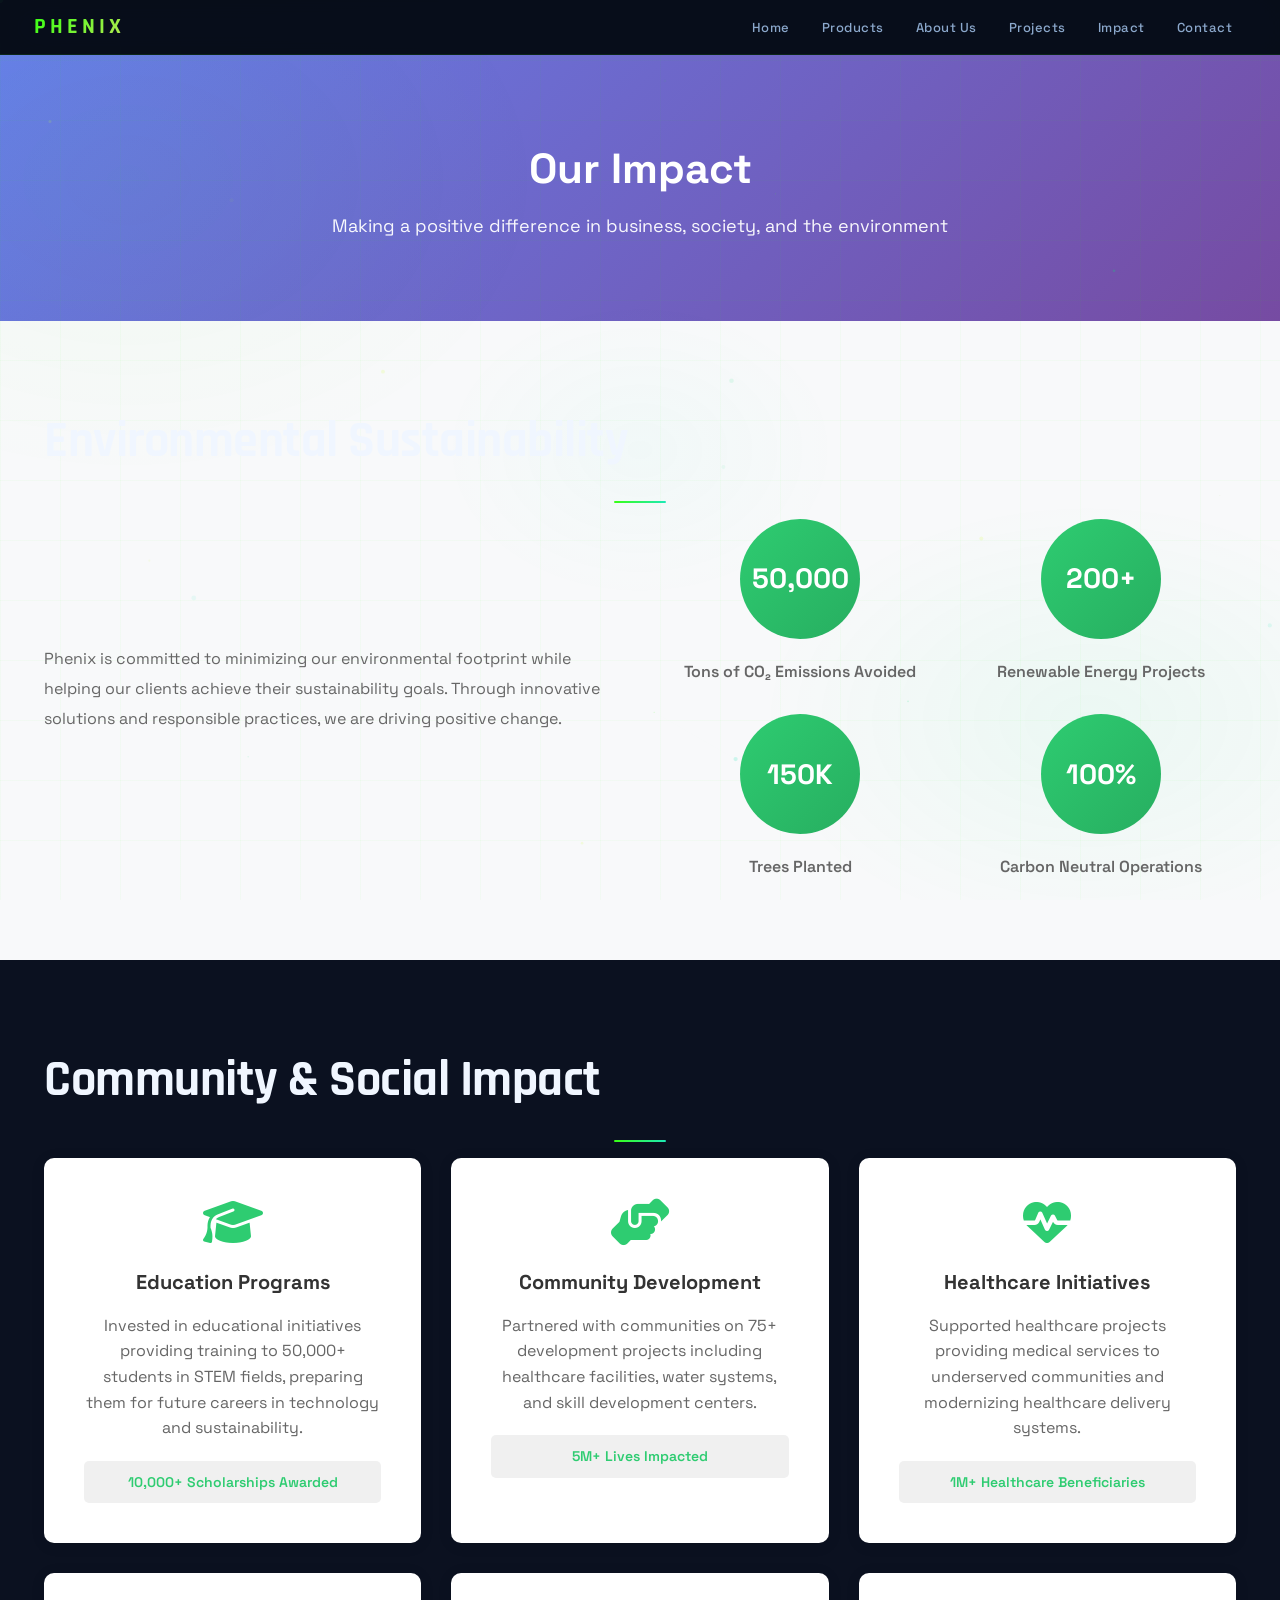
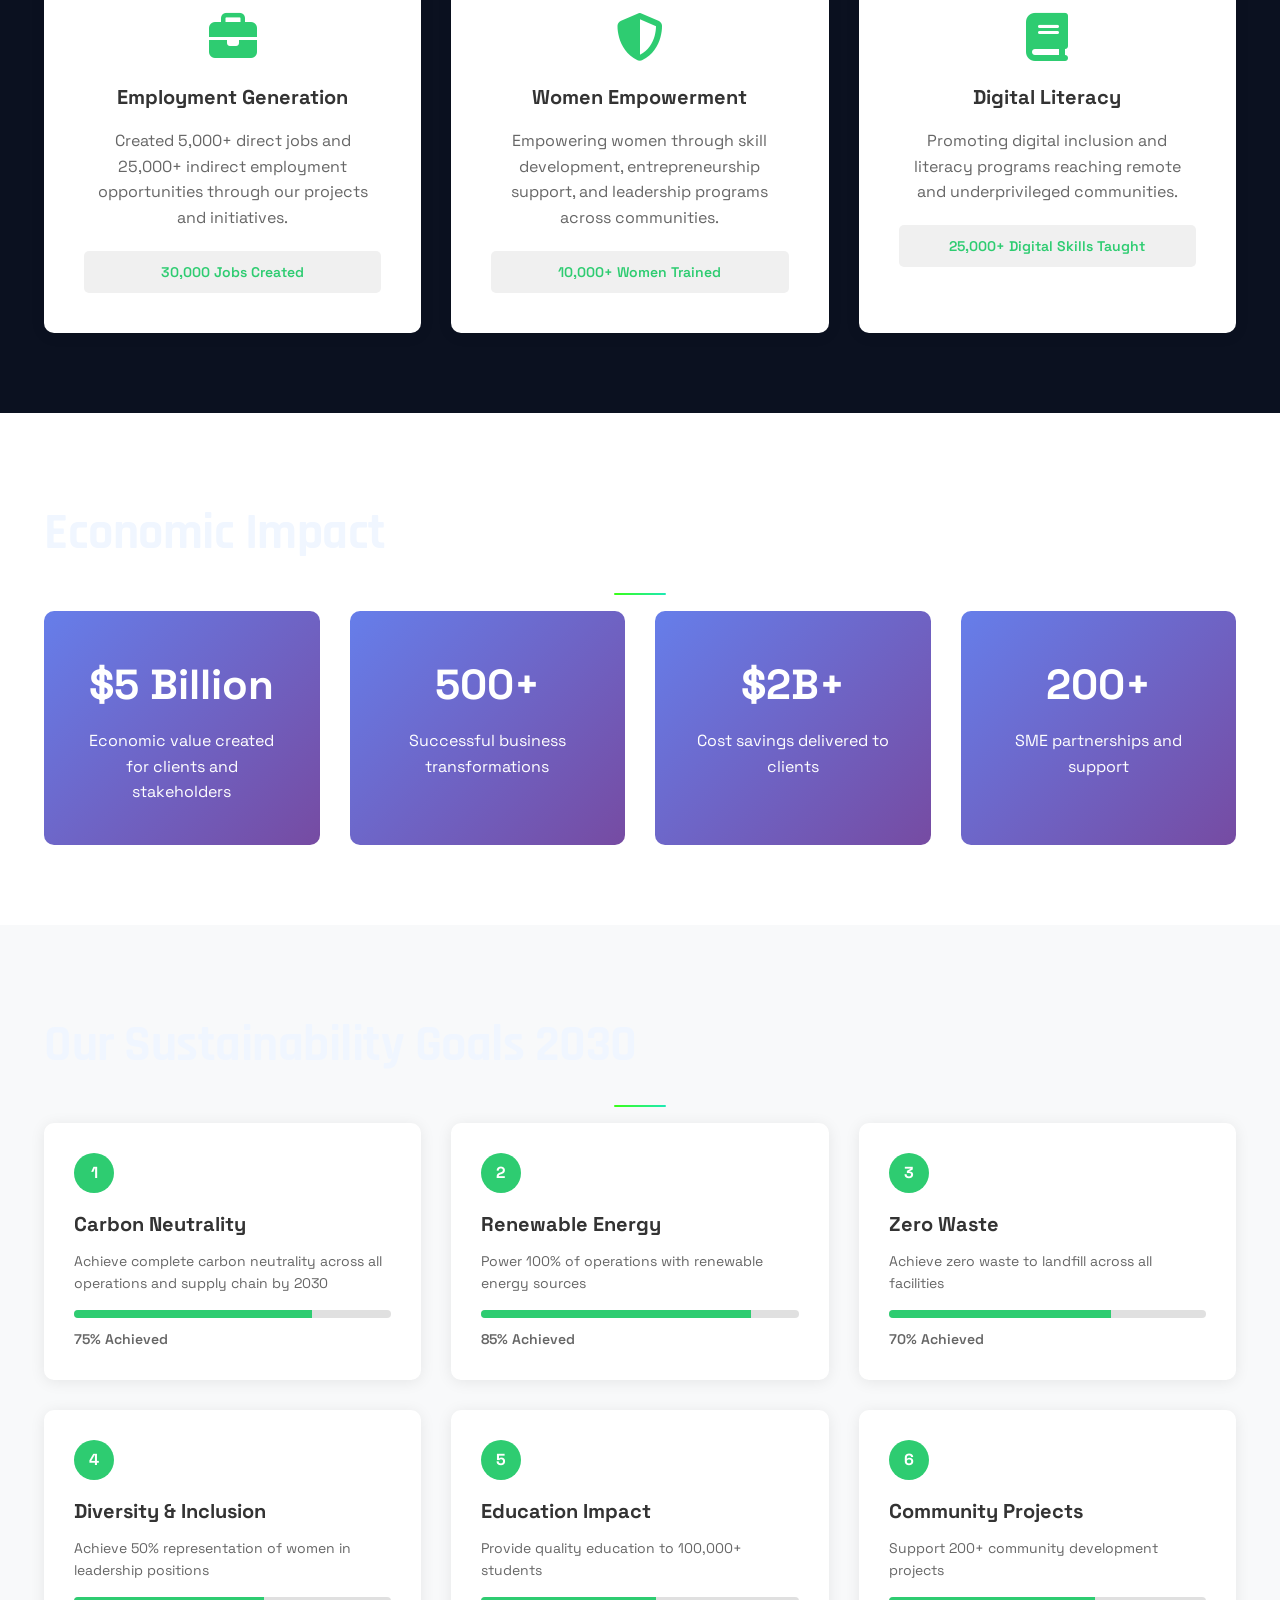
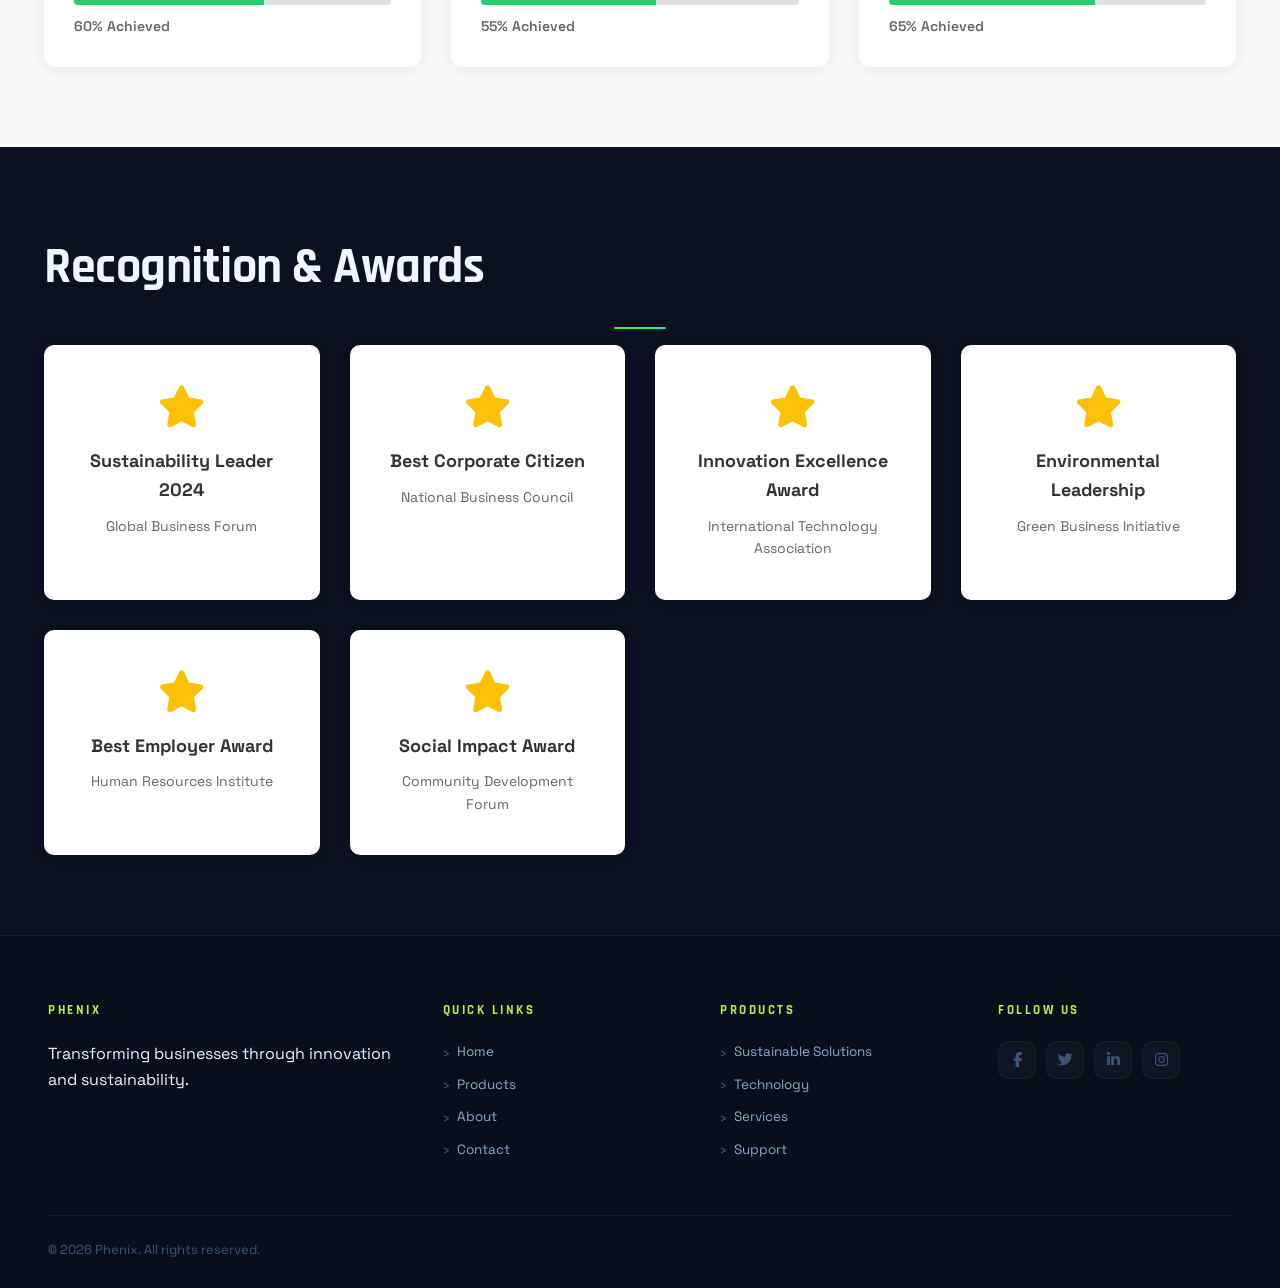
<file: impact.html>
<!DOCTYPE html>
<html lang="en">
<head>
    <meta charset="UTF-8">
    <meta name="viewport" content="width=device-width, initial-scale=1.0">
    <meta name="description" content="Phenix's impact on society, environment, and business community.">
    <title>Impact - Phenix</title>
    <link rel="stylesheet" href="css/style.css">
    <link rel="preconnect" href="https://fonts.googleapis.com">
    <link rel="preconnect" href="https://fonts.gstatic.com" crossorigin>
    <link rel="stylesheet" href="https://cdnjs.cloudflare.com/ajax/libs/font-awesome/6.4.0/css/all.min.css">
</head>
<body>
    <!-- Navigation -->
    <nav class="navbar">
        <div class="container">
            <div class="nav-wrapper">
                <div class="logo">
                    <h1>PHENIX</h1>
                </div>
                <ul class="nav-menu">
                    <li><a href="index.html" class="nav-link">Home</a></li>
                    <li><a href="products.html" class="nav-link">Products</a></li>
                    <li><a href="about.html" class="nav-link">About Us</a></li>
                    <li><a href="projects.html" class="nav-link">Projects</a></li>
                    <li><a href="impact.html" class="nav-link">Impact</a></li>
                    <li><a href="index.html#contact" class="nav-link">Contact</a></li>
                </ul>
                <div class="hamburger">
                    <span></span>
                    <span></span>
                    <span></span>
                </div>
            </div>
        </div>
    </nav>

    <!-- Page Header -->
    <section class="page-header">
        <div class="container">
            <h1>Our Impact</h1>
            <p>Making a positive difference in business, society, and the environment</p>
        </div>
    </section>

    <!-- Environmental Impact -->
    <section class="environmental-impact">
        <div class="container">
            <h2 class="section-title">Environmental Sustainability</h2>
            <div class="impact-content">
                <div class="impact-text">
                    <p>
                        Phenix is committed to minimizing our environmental footprint while helping our clients achieve their sustainability goals. Through innovative solutions and responsible practices, we are driving positive change.
                    </p>
                </div>
                <div class="impact-metrics">
                    <div class="impact-metric">
                        <div class="metric-circle">
                            <div class="metric-number">50,000</div>
                        </div>
                        <p>Tons of CO₂ Emissions Avoided</p>
                    </div>
                    <div class="impact-metric">
                        <div class="metric-circle">
                            <div class="metric-number">200+</div>
                        </div>
                        <p>Renewable Energy Projects</p>
                    </div>
                    <div class="impact-metric">
                        <div class="metric-circle">
                            <div class="metric-number">150K</div>
                        </div>
                        <p>Trees Planted</p>
                    </div>
                    <div class="impact-metric">
                        <div class="metric-circle">
                            <div class="metric-number">100%</div>
                        </div>
                        <p>Carbon Neutral Operations</p>
                    </div>
                </div>
            </div>
        </div>
    </section>

    <!-- Social Impact -->
    <section class="social-impact">
        <div class="container">
            <h2 class="section-title">Community & Social Impact</h2>
            <div class="social-initiatives">
                <div class="initiative-card">
                    <i class="fas fa-graduation-cap"></i>
                    <h3>Education Programs</h3>
                    <p>Invested in educational initiatives providing training to 50,000+ students in STEM fields, preparing them for future careers in technology and sustainability.</p>
                    <div class="initiative-stat">10,000+ Scholarships Awarded</div>
                </div>

                <div class="initiative-card">
                    <i class="fas fa-hands-helping"></i>
                    <h3>Community Development</h3>
                    <p>Partnered with communities on 75+ development projects including healthcare facilities, water systems, and skill development centers.</p>
                    <div class="initiative-stat">5M+ Lives Impacted</div>
                </div>

                <div class="initiative-card">
                    <i class="fas fa-heartbeat"></i>
                    <h3>Healthcare Initiatives</h3>
                    <p>Supported healthcare projects providing medical services to underserved communities and modernizing healthcare delivery systems.</p>
                    <div class="initiative-stat">1M+ Healthcare Beneficiaries</div>
                </div>

                <div class="initiative-card">
                    <i class="fas fa-briefcase"></i>
                    <h3>Employment Generation</h3>
                    <p>Created 5,000+ direct jobs and 25,000+ indirect employment opportunities through our projects and initiatives.</p>
                    <div class="initiative-stat">30,000 Jobs Created</div>
                </div>

                <div class="initiative-card">
                    <i class="fas fa-shield-alt"></i>
                    <h3>Women Empowerment</h3>
                    <p>Empowering women through skill development, entrepreneurship support, and leadership programs across communities.</p>
                    <div class="initiative-stat">10,000+ Women Trained</div>
                </div>

                <div class="initiative-card">
                    <i class="fas fa-book"></i>
                    <h3>Digital Literacy</h3>
                    <p>Promoting digital inclusion and literacy programs reaching remote and underprivileged communities.</p>
                    <div class="initiative-stat">25,000+ Digital Skills Taught</div>
                </div>
            </div>
        </div>
    </section>

    <!-- Economic Impact -->
    <section class="economic-impact">
        <div class="container">
            <h2 class="section-title">Economic Impact</h2>
            <div class="economic-content">
                <div class="economic-stat">
                    <h3>$5 Billion</h3>
                    <p>Economic value created for clients and stakeholders</p>
                </div>
                <div class="economic-stat">
                    <h3>500+</h3>
                    <p>Successful business transformations</p>
                </div>
                <div class="economic-stat">
                    <h3>$2B+</h3>
                    <p>Cost savings delivered to clients</p>
                </div>
                <div class="economic-stat">
                    <h3>200+</h3>
                    <p>SME partnerships and support</p>
                </div>
            </div>
        </div>
    </section>

    <!-- Sustainability Goals -->
    <section class="sustainability-goals">
        <div class="container">
            <h2 class="section-title">Our Sustainability Goals 2030</h2>
            <div class="goals-grid">
                <div class="goal-card">
                    <div class="goal-number">1</div>
                    <h3>Carbon Neutrality</h3>
                    <p>Achieve complete carbon neutrality across all operations and supply chain by 2030</p>
                    <div class="progress-bar">
                        <div class="progress" style="width: 75%;"></div>
                    </div>
                    <p class="progress-text">75% Achieved</p>
                </div>

                <div class="goal-card">
                    <div class="goal-number">2</div>
                    <h3>Renewable Energy</h3>
                    <p>Power 100% of operations with renewable energy sources</p>
                    <div class="progress-bar">
                        <div class="progress" style="width: 85%;"></div>
                    </div>
                    <p class="progress-text">85% Achieved</p>
                </div>

                <div class="goal-card">
                    <div class="goal-number">3</div>
                    <h3>Zero Waste</h3>
                    <p>Achieve zero waste to landfill across all facilities</p>
                    <div class="progress-bar">
                        <div class="progress" style="width: 70%;"></div>
                    </div>
                    <p class="progress-text">70% Achieved</p>
                </div>

                <div class="goal-card">
                    <div class="goal-number">4</div>
                    <h3>Diversity & Inclusion</h3>
                    <p>Achieve 50% representation of women in leadership positions</p>
                    <div class="progress-bar">
                        <div class="progress" style="width: 60%;"></div>
                    </div>
                    <p class="progress-text">60% Achieved</p>
                </div>

                <div class="goal-card">
                    <div class="goal-number">5</div>
                    <h3>Education Impact</h3>
                    <p>Provide quality education to 100,000+ students</p>
                    <div class="progress-bar">
                        <div class="progress" style="width: 55%;"></div>
                    </div>
                    <p class="progress-text">55% Achieved</p>
                </div>

                <div class="goal-card">
                    <div class="goal-number">6</div>
                    <h3>Community Projects</h3>
                    <p>Support 200+ community development projects</p>
                    <div class="progress-bar">
                        <div class="progress" style="width: 65%;"></div>
                    </div>
                    <p class="progress-text">65% Achieved</p>
                </div>
            </div>
        </div>
    </section>

    <!-- Certifications & Awards -->
    <section class="awards-section">
        <div class="container">
            <h2 class="section-title">Recognition & Awards</h2>
            <div class="awards-grid">
                <div class="award-card">
                    <i class="fas fa-star"></i>
                    <h3>Sustainability Leader 2024</h3>
                    <p>Global Business Forum</p>
                </div>
                <div class="award-card">
                    <i class="fas fa-star"></i>
                    <h3>Best Corporate Citizen</h3>
                    <p>National Business Council</p>
                </div>
                <div class="award-card">
                    <i class="fas fa-star"></i>
                    <h3>Innovation Excellence Award</h3>
                    <p>International Technology Association</p>
                </div>
                <div class="award-card">
                    <i class="fas fa-star"></i>
                    <h3>Environmental Leadership</h3>
                    <p>Green Business Initiative</p>
                </div>
                <div class="award-card">
                    <i class="fas fa-star"></i>
                    <h3>Best Employer Award</h3>
                    <p>Human Resources Institute</p>
                </div>
                <div class="award-card">
                    <i class="fas fa-star"></i>
                    <h3>Social Impact Award</h3>
                    <p>Community Development Forum</p>
                </div>
            </div>
        </div>
    </section>

    <!-- Footer -->
    <footer class="footer">
        <div class="container">
            <div class="footer-content">
                <div class="footer-section">
                    <h4>PHENIX</h4>
                    <p>Transforming businesses through innovation and sustainability.</p>
                </div>
                <div class="footer-section">
                    <h4>Quick Links</h4>
                    <ul>
                        <li><a href="index.html">Home</a></li>
                        <li><a href="products.html">Products</a></li>
                        <li><a href="about.html">About</a></li>
                        <li><a href="index.html#contact">Contact</a></li>
                    </ul>
                </div>
                <div class="footer-section">
                    <h4>Products</h4>
                    <ul>
                        <li><a href="products.html">Sustainable Solutions</a></li>
                        <li><a href="products.html">Technology</a></li>
                        <li><a href="products.html">Services</a></li>
                        <li><a href="products.html">Support</a></li>
                    </ul>
                </div>
                <div class="footer-section">
                    <h4>Follow Us</h4>
                    <div class="footer-social">
                        <a href="#"><i class="fab fa-facebook-f"></i></a>
                        <a href="#"><i class="fab fa-twitter"></i></a>
                        <a href="#"><i class="fab fa-linkedin-in"></i></a>
                        <a href="#"><i class="fab fa-instagram"></i></a>
                    </div>
                </div>
            </div>
            <div class="footer-bottom">
                <p>&copy; 2026 Phenix. All rights reserved.</p>
            </div>
        </div>
    </footer>

    <style>
        .page-header {
            background: linear-gradient(135deg, #667eea 0%, #764ba2 100%);
            color: white;
            padding: 80px 20px;
            text-align: center;
        }

        .page-header h1 {
            font-size: 42px;
            margin-bottom: 10px;
        }

        .page-header p {
            font-size: 18px;
            opacity: 0.95;
        }

        .environmental-impact,
        .social-impact,
        .economic-impact,
        .sustainability-goals,
        .awards-section {
            padding: 80px 20px;
        }

        .environmental-impact,
        .sustainability-goals {
            background: #f8f9fa;
        }

        .environmental-impact {
            margin-bottom: 0;
        }

        .impact-content {
            display: grid;
            grid-template-columns: 1fr 1fr;
            gap: 50px;
            align-items: center;
        }

        .impact-text p {
            color: #666;
            line-height: 1.9;
            font-size: 16px;
            margin-bottom: 20px;
        }

        .impact-metrics {
            display: grid;
            grid-template-columns: repeat(2, 1fr);
            gap: 30px;
        }

        .impact-metric {
            text-align: center;
        }

        .metric-circle {
            width: 120px;
            height: 120px;
            border-radius: 50%;
            background: linear-gradient(135deg, #2ecc71, #27ae60);
            display: flex;
            align-items: center;
            justify-content: center;
            margin: 0 auto 20px;
        }

        .metric-number {
            font-size: 28px;
            font-weight: 700;
            color: white;
        }

        .impact-metric p {
            color: #666;
            font-weight: 600;
        }

        .social-initiatives {
            display: grid;
            grid-template-columns: repeat(auto-fit, minmax(280px, 1fr));
            gap: 30px;
        }

        .initiative-card {
            background: white;
            padding: 40px;
            border-radius: 10px;
            box-shadow: 0 2px 15px rgba(0,0,0,0.08);
            text-align: center;
            transition: all 0.3s ease;
        }

        .initiative-card:hover {
            transform: translateY(-10px);
            box-shadow: 0 10px 30px rgba(0,0,0,0.15);
        }

        .initiative-card i {
            font-size: 48px;
            color: #2ecc71;
            margin-bottom: 20px;
        }

        .initiative-card h3 {
            font-size: 20px;
            color: #333;
            margin-bottom: 15px;
        }

        .initiative-card p {
            color: #666;
            line-height: 1.6;
            margin-bottom: 20px;
        }

        .initiative-stat {
            background: #f0f0f0;
            padding: 10px 15px;
            border-radius: 5px;
            font-weight: 600;
            color: #2ecc71;
            font-size: 14px;
        }

        .economic-impact {
            background: white;
        }

        .economic-content {
            display: grid;
            grid-template-columns: repeat(auto-fit, minmax(250px, 1fr));
            gap: 30px;
        }

        .economic-stat {
            background: linear-gradient(135deg, #667eea 0%, #764ba2 100%);
            color: white;
            padding: 40px;
            border-radius: 10px;
            text-align: center;
        }

        .economic-stat h3 {
            font-size: 42px;
            margin-bottom: 10px;
        }

        .goals-grid {
            display: grid;
            grid-template-columns: repeat(auto-fit, minmax(300px, 1fr));
            gap: 30px;
        }

        .goal-card {
            background: white;
            padding: 30px;
            border-radius: 10px;
            box-shadow: 0 2px 15px rgba(0,0,0,0.08);
        }

        .goal-number {
            display: inline-block;
            width: 40px;
            height: 40px;
            background: #2ecc71;
            color: white;
            border-radius: 50%;
            display: flex;
            align-items: center;
            justify-content: center;
            font-weight: 700;
            margin-bottom: 15px;
        }

        .goal-card h3 {
            font-size: 20px;
            color: #333;
            margin-bottom: 10px;
        }

        .goal-card p {
            color: #666;
            font-size: 14px;
            margin-bottom: 15px;
        }

        .progress-bar {
            background: #e0e0e0;
            height: 8px;
            border-radius: 10px;
            overflow: hidden;
            margin-bottom: 10px;
        }

        .progress {
            background: #2ecc71;
            height: 100%;
            transition: width 0.6s ease;
        }

        .progress-text {
            font-size: 12px;
            color: #2ecc71;
            font-weight: 600;
            margin: 0 !important;
        }

        .awards-grid {
            display: grid;
            grid-template-columns: repeat(auto-fit, minmax(250px, 1fr));
            gap: 30px;
        }

        .award-card {
            background: white;
            padding: 40px;
            border-radius: 10px;
            text-align: center;
            box-shadow: 0 2px 15px rgba(0,0,0,0.08);
            transition: all 0.3s ease;
        }

        .award-card:hover {
            transform: translateY(-10px);
        }

        .award-card i {
            font-size: 42px;
            color: #ffc107;
            margin-bottom: 20px;
        }

        .award-card h3 {
            font-size: 18px;
            color: #333;
            margin-bottom: 10px;
        }

        .award-card p {
            color: #666;
            font-size: 14px;
        }

        @media (max-width: 768px) {
            .impact-content {
                grid-template-columns: 1fr;
            }

            .impact-metrics {
                grid-template-columns: 1fr;
            }

            .metric-circle {
                width: 100px;
                height: 100px;
            }

            .page-header h1 {
                font-size: 32px;
            }
        }
    </style>

    <script src="js/script.js"></script>
</body>
</html>
</file>
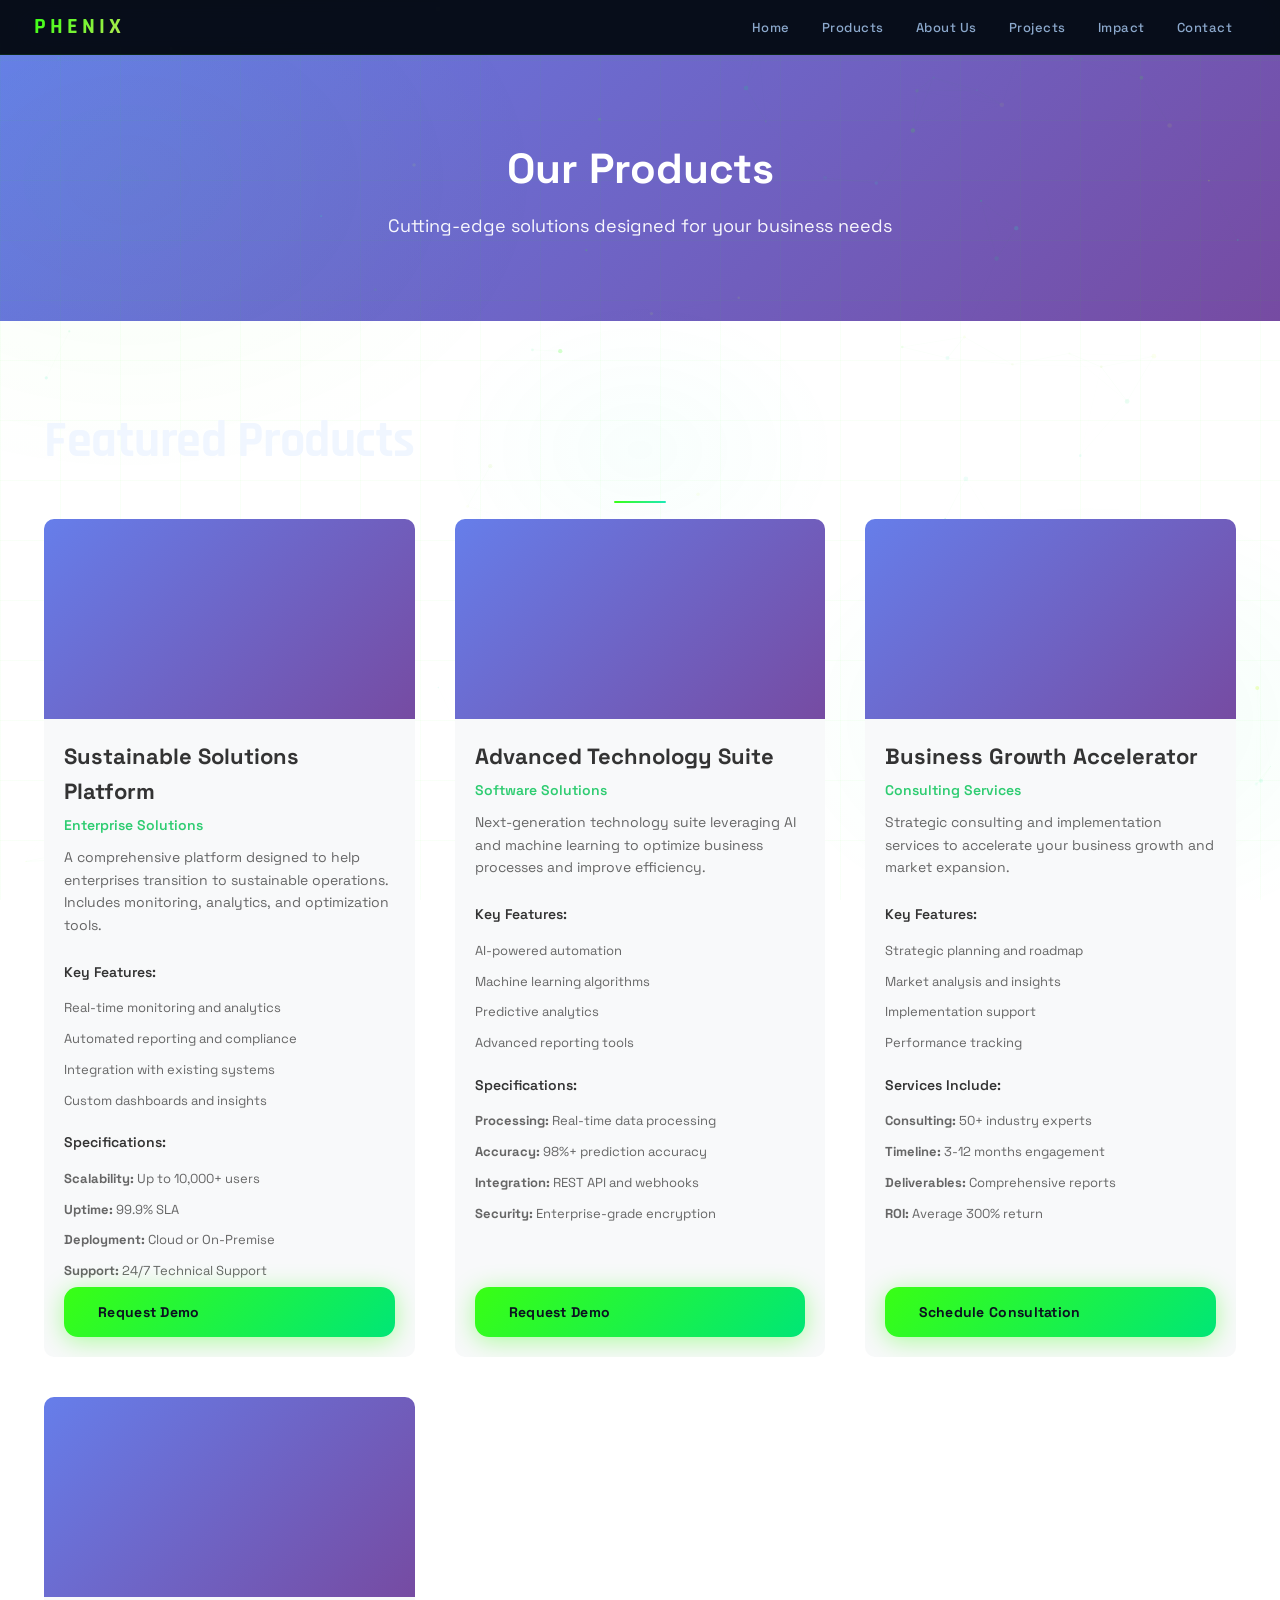
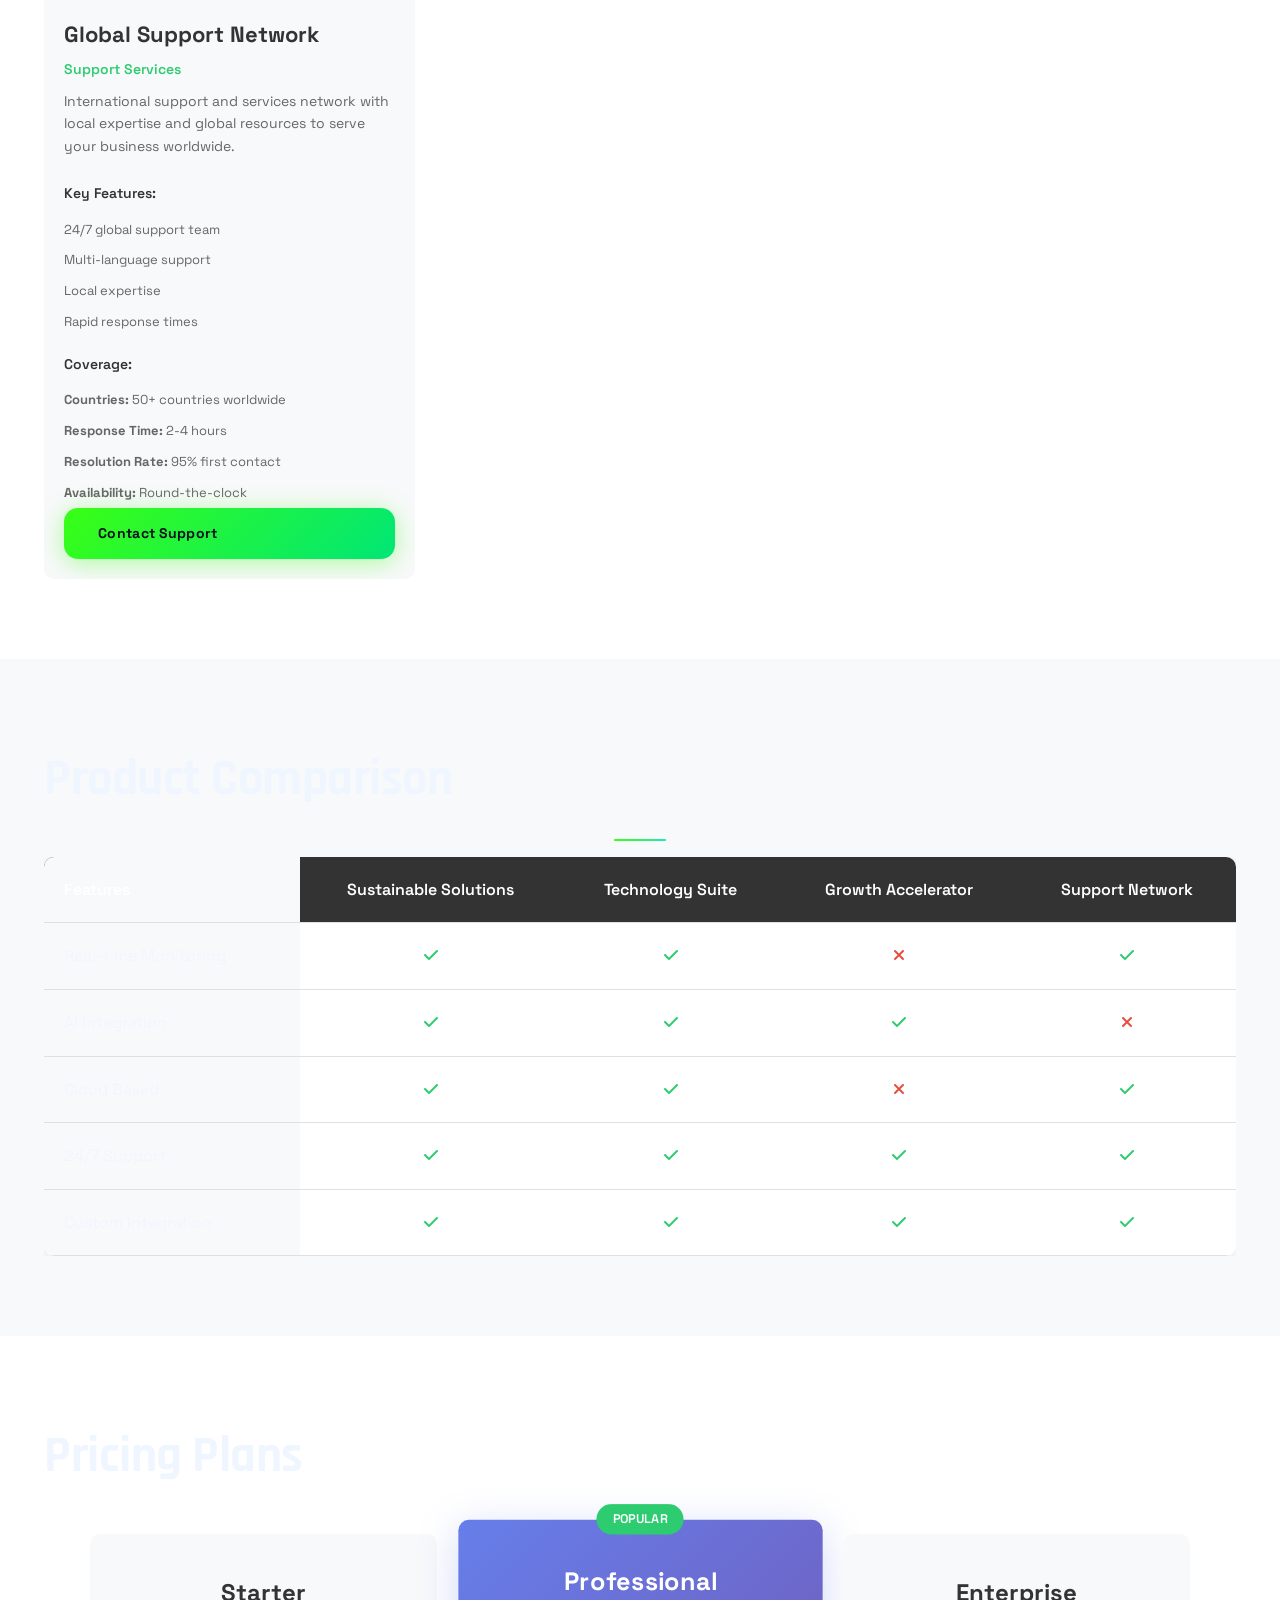
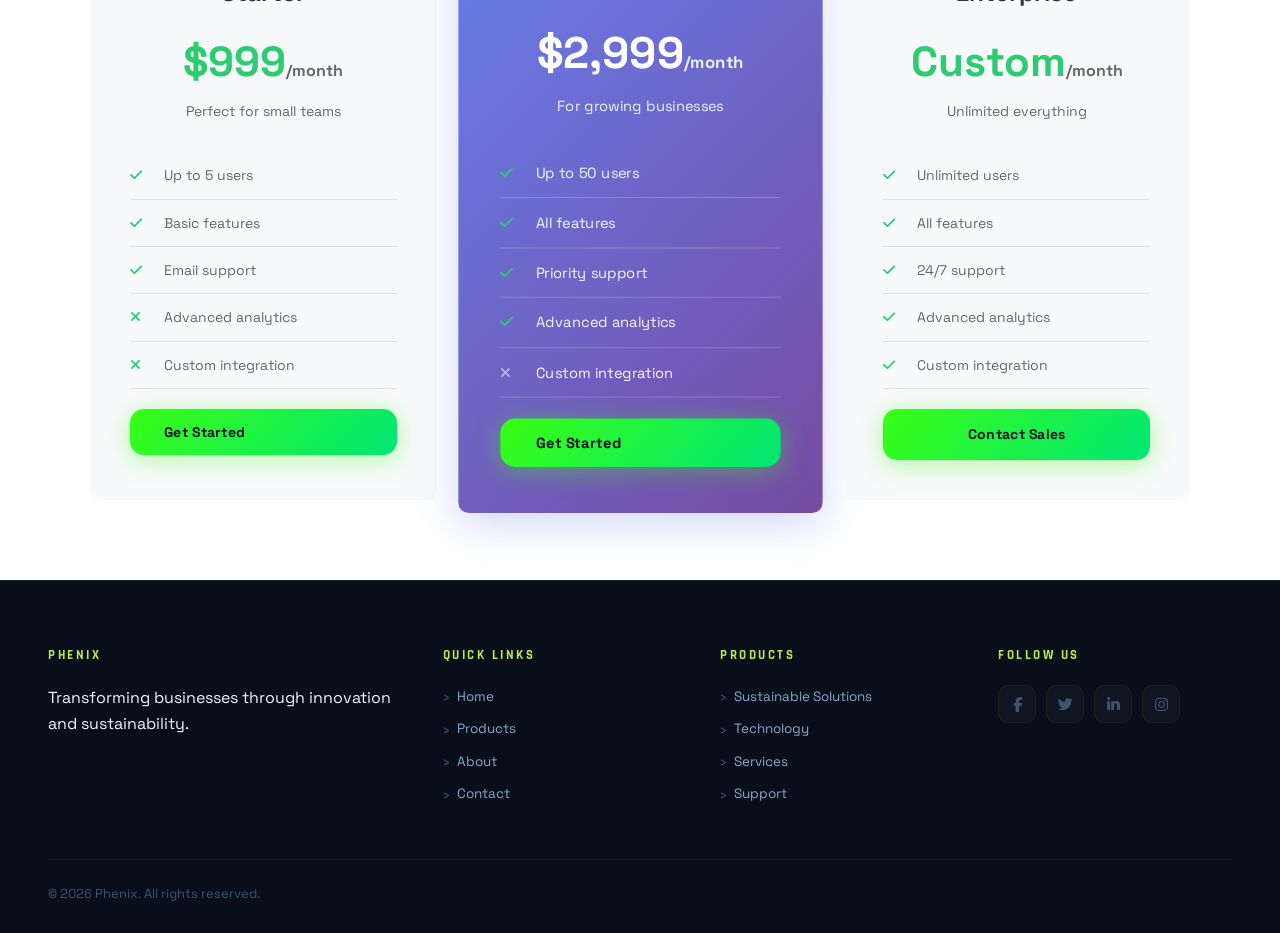
<file: products.html>
<!DOCTYPE html>
<html lang="en">
<head>
    <meta charset="UTF-8">
    <meta name="viewport" content="width=device-width, initial-scale=1.0">
    <meta name="description" content="Explore Phenix's innovative products and services.">
    <title>Products - Phenix</title>
    <link rel="stylesheet" href="css/style.css">
    <link rel="preconnect" href="https://fonts.googleapis.com">
    <link rel="preconnect" href="https://fonts.gstatic.com" crossorigin>
    <link rel="stylesheet" href="https://cdnjs.cloudflare.com/ajax/libs/font-awesome/6.4.0/css/all.min.css">
</head>
<body>
    <!-- Navigation -->
    <nav class="navbar">
        <div class="container">
            <div class="nav-wrapper">
                <div class="logo">
                    <h1>PHENIX</h1>
                </div>
                <ul class="nav-menu">
                    <li><a href="index.html" class="nav-link">Home</a></li>
                    <li><a href="products.html" class="nav-link">Products</a></li>
                    <li><a href="about.html" class="nav-link">About Us</a></li>
                    <li><a href="projects.html" class="nav-link">Projects</a></li>
                    <li><a href="impact.html" class="nav-link">Impact</a></li>
                    <li><a href="index.html#contact" class="nav-link">Contact</a></li>
                </ul>
                <div class="hamburger">
                    <span></span>
                    <span></span>
                    <span></span>
                </div>
            </div>
        </div>
    </nav>

    <!-- Page Header -->
    <section class="page-header">
        <div class="container">
            <h1>Our Products</h1>
            <p>Cutting-edge solutions designed for your business needs</p>
        </div>
    </section>

    <!-- Products -->
    <section class="products-page">
        <div class="container">
            <h2 class="section-title">Featured Products</h2>
            <div class="products-detail-grid">
                <div class="product-detail-card">
                    <div class="product-image-large"></div>
                    <h3>Sustainable Solutions Platform</h3>
                    <p class="product-category">Enterprise Solutions</p>
                    <p class="product-description">
                        A comprehensive platform designed to help enterprises transition to sustainable operations. Includes monitoring, analytics, and optimization tools.
                    </p>
                    <div class="product-features">
                        <h4>Key Features:</h4>
                        <ul>
                            <li>Real-time monitoring and analytics</li>
                            <li>Automated reporting and compliance</li>
                            <li>Integration with existing systems</li>
                            <li>Custom dashboards and insights</li>
                        </ul>
                    </div>
                    <div class="product-specs">
                        <h4>Specifications:</h4>
                        <ul>
                            <li><strong>Scalability:</strong> Up to 10,000+ users</li>
                            <li><strong>Uptime:</strong> 99.9% SLA</li>
                            <li><strong>Deployment:</strong> Cloud or On-Premise</li>
                            <li><strong>Support:</strong> 24/7 Technical Support</li>
                        </ul>
                    </div>
                    <a href="index.html#contact" class="btn btn-primary">Request Demo</a>
                </div>

                <div class="product-detail-card">
                    <div class="product-image-large"></div>
                    <h3>Advanced Technology Suite</h3>
                    <p class="product-category">Software Solutions</p>
                    <p class="product-description">
                        Next-generation technology suite leveraging AI and machine learning to optimize business processes and improve efficiency.
                    </p>
                    <div class="product-features">
                        <h4>Key Features:</h4>
                        <ul>
                            <li>AI-powered automation</li>
                            <li>Machine learning algorithms</li>
                            <li>Predictive analytics</li>
                            <li>Advanced reporting tools</li>
                        </ul>
                    </div>
                    <div class="product-specs">
                        <h4>Specifications:</h4>
                        <ul>
                            <li><strong>Processing:</strong> Real-time data processing</li>
                            <li><strong>Accuracy:</strong> 98%+ prediction accuracy</li>
                            <li><strong>Integration:</strong> REST API and webhooks</li>
                            <li><strong>Security:</strong> Enterprise-grade encryption</li>
                        </ul>
                    </div>
                    <a href="index.html#contact" class="btn btn-primary">Request Demo</a>
                </div>

                <div class="product-detail-card">
                    <div class="product-image-large"></div>
                    <h3>Business Growth Accelerator</h3>
                    <p class="product-category">Consulting Services</p>
                    <p class="product-description">
                        Strategic consulting and implementation services to accelerate your business growth and market expansion.
                    </p>
                    <div class="product-features">
                        <h4>Key Features:</h4>
                        <ul>
                            <li>Strategic planning and roadmap</li>
                            <li>Market analysis and insights</li>
                            <li>Implementation support</li>
                            <li>Performance tracking</li>
                        </ul>
                    </div>
                    <div class="product-specs">
                        <h4>Services Include:</h4>
                        <ul>
                            <li><strong>Consulting:</strong> 50+ industry experts</li>
                            <li><strong>Timeline:</strong> 3-12 months engagement</li>
                            <li><strong>Deliverables:</strong> Comprehensive reports</li>
                            <li><strong>ROI:</strong> Average 300% return</li>
                        </ul>
                    </div>
                    <a href="index.html#contact" class="btn btn-primary">Schedule Consultation</a>
                </div>

                <div class="product-detail-card">
                    <div class="product-image-large"></div>
                    <h3>Global Support Network</h3>
                    <p class="product-category">Support Services</p>
                    <p class="product-description">
                        International support and services network with local expertise and global resources to serve your business worldwide.
                    </p>
                    <div class="product-features">
                        <h4>Key Features:</h4>
                        <ul>
                            <li>24/7 global support team</li>
                            <li>Multi-language support</li>
                            <li>Local expertise</li>
                            <li>Rapid response times</li>
                        </ul>
                    </div>
                    <div class="product-specs">
                        <h4>Coverage:</h4>
                        <ul>
                            <li><strong>Countries:</strong> 50+ countries worldwide</li>
                            <li><strong>Response Time:</strong> 2-4 hours</li>
                            <li><strong>Resolution Rate:</strong> 95% first contact</li>
                            <li><strong>Availability:</strong> Round-the-clock</li>
                        </ul>
                    </div>
                    <a href="index.html#contact" class="btn btn-primary">Contact Support</a>
                </div>
            </div>
        </div>
    </section>

    <!-- Comparison -->
    <section class="comparison">
        <div class="container">
            <h2 class="section-title">Product Comparison</h2>
            <div class="comparison-table-wrapper">
                <table class="comparison-table">
                    <thead>
                        <tr>
                            <th>Features</th>
                            <th>Sustainable Solutions</th>
                            <th>Technology Suite</th>
                            <th>Growth Accelerator</th>
                            <th>Support Network</th>
                        </tr>
                    </thead>
                    <tbody>
                        <tr>
                            <td>Real-time Monitoring</td>
                            <td><i class="fas fa-check" style="color: #2ecc71;"></i></td>
                            <td><i class="fas fa-check" style="color: #2ecc71;"></i></td>
                            <td><i class="fas fa-times" style="color: #e74c3c;"></i></td>
                            <td><i class="fas fa-check" style="color: #2ecc71;"></i></td>
                        </tr>
                        <tr>
                            <td>AI Integration</td>
                            <td><i class="fas fa-check" style="color: #2ecc71;"></i></td>
                            <td><i class="fas fa-check" style="color: #2ecc71;"></i></td>
                            <td><i class="fas fa-check" style="color: #2ecc71;"></i></td>
                            <td><i class="fas fa-times" style="color: #e74c3c;"></i></td>
                        </tr>
                        <tr>
                            <td>Cloud Based</td>
                            <td><i class="fas fa-check" style="color: #2ecc71;"></i></td>
                            <td><i class="fas fa-check" style="color: #2ecc71;"></i></td>
                            <td><i class="fas fa-times" style="color: #e74c3c;"></i></td>
                            <td><i class="fas fa-check" style="color: #2ecc71;"></i></td>
                        </tr>
                        <tr>
                            <td>24/7 Support</td>
                            <td><i class="fas fa-check" style="color: #2ecc71;"></i></td>
                            <td><i class="fas fa-check" style="color: #2ecc71;"></i></td>
                            <td><i class="fas fa-check" style="color: #2ecc71;"></i></td>
                            <td><i class="fas fa-check" style="color: #2ecc71;"></i></td>
                        </tr>
                        <tr>
                            <td>Custom Integration</td>
                            <td><i class="fas fa-check" style="color: #2ecc71;"></i></td>
                            <td><i class="fas fa-check" style="color: #2ecc71;"></i></td>
                            <td><i class="fas fa-check" style="color: #2ecc71;"></i></td>
                            <td><i class="fas fa-check" style="color: #2ecc71;"></i></td>
                        </tr>
                    </tbody>
                </table>
            </div>
        </div>
    </section>

    <!-- Pricing Plans -->
    <section class="pricing">
        <div class="container">
            <h2 class="section-title">Pricing Plans</h2>
            <div class="pricing-grid">
                <div class="pricing-card">
                    <h3>Starter</h3>
                    <div class="price">$999<span>/month</span></div>
                    <p class="price-desc">Perfect for small teams</p>
                    <ul class="features-list">
                        <li><i class="fas fa-check"></i> Up to 5 users</li>
                        <li><i class="fas fa-check"></i> Basic features</li>
                        <li><i class="fas fa-check"></i> Email support</li>
                        <li><i class="fas fa-times"></i> Advanced analytics</li>
                        <li><i class="fas fa-times"></i> Custom integration</li>
                    </ul>
                    <button class="btn btn-primary" style="width: 100%; margin-top: 20px;">Get Started</button>
                </div>

                <div class="pricing-card featured">
                    <div class="featured-badge">POPULAR</div>
                    <h3>Professional</h3>
                    <div class="price">$2,999<span>/month</span></div>
                    <p class="price-desc">For growing businesses</p>
                    <ul class="features-list">
                        <li><i class="fas fa-check"></i> Up to 50 users</li>
                        <li><i class="fas fa-check"></i> All features</li>
                        <li><i class="fas fa-check"></i> Priority support</li>
                        <li><i class="fas fa-check"></i> Advanced analytics</li>
                        <li><i class="fas fa-times"></i> Custom integration</li>
                    </ul>
                    <button class="btn btn-primary" style="width: 100%; margin-top: 20px;">Get Started</button>
                </div>

                <div class="pricing-card">
                    <h3>Enterprise</h3>
                    <div class="price">Custom<span>/month</span></div>
                    <p class="price-desc">Unlimited everything</p>
                    <ul class="features-list">
                        <li><i class="fas fa-check"></i> Unlimited users</li>
                        <li><i class="fas fa-check"></i> All features</li>
                        <li><i class="fas fa-check"></i> 24/7 support</li>
                        <li><i class="fas fa-check"></i> Advanced analytics</li>
                        <li><i class="fas fa-check"></i> Custom integration</li>
                    </ul>
                    <a href="index.html#contact" class="btn btn-primary" style="width: 100%; display: block; text-align: center; margin-top: 20px;">Contact Sales</a>
                </div>
            </div>
        </div>
    </section>

    <!-- Footer -->
    <footer class="footer">
        <div class="container">
            <div class="footer-content">
                <div class="footer-section">
                    <h4>PHENIX</h4>
                    <p>Transforming businesses through innovation and sustainability.</p>
                </div>
                <div class="footer-section">
                    <h4>Quick Links</h4>
                    <ul>
                        <li><a href="index.html">Home</a></li>
                        <li><a href="products.html">Products</a></li>
                        <li><a href="about.html">About</a></li>
                        <li><a href="index.html#contact">Contact</a></li>
                    </ul>
                </div>
                <div class="footer-section">
                    <h4>Products</h4>
                    <ul>
                        <li><a href="products.html">Sustainable Solutions</a></li>
                        <li><a href="products.html">Technology</a></li>
                        <li><a href="products.html">Services</a></li>
                        <li><a href="products.html">Support</a></li>
                    </ul>
                </div>
                <div class="footer-section">
                    <h4>Follow Us</h4>
                    <div class="footer-social">
                        <a href="#"><i class="fab fa-facebook-f"></i></a>
                        <a href="#"><i class="fab fa-twitter"></i></a>
                        <a href="#"><i class="fab fa-linkedin-in"></i></a>
                        <a href="#"><i class="fab fa-instagram"></i></a>
                    </div>
                </div>
            </div>
            <div class="footer-bottom">
                <p>&copy; 2026 Phenix. All rights reserved.</p>
            </div>
        </div>
    </footer>

    <style>
        .page-header {
            background: linear-gradient(135deg, #667eea 0%, #764ba2 100%);
            color: white;
            padding: 80px 20px;
            text-align: center;
        }

        .page-header h1 {
            font-size: 42px;
            margin-bottom: 10px;
        }

        .page-header p {
            font-size: 18px;
            opacity: 0.95;
        }

        .products-page {
            padding: 80px 20px;
            background: white;
        }

        .products-detail-grid {
            display: grid;
            grid-template-columns: repeat(auto-fit, minmax(300px, 1fr));
            gap: 40px;
        }

        .product-detail-card {
            background: #f8f9fa;
            border-radius: 10px;
            overflow: hidden;
            transition: all 0.3s ease;
            display: flex;
            flex-direction: column;
        }

        .product-detail-card:hover {
            box-shadow: 0 10px 30px rgba(0,0,0,0.15);
            transform: translateY(-10px);
        }

        .product-image-large {
            width: 100%;
            height: 200px;
            background: linear-gradient(135deg, #667eea 0%, #764ba2 100%);
        }

        .product-detail-card h3 {
            font-size: 22px;
            color: #333;
            padding: 20px 20px 5px;
        }

        .product-category {
            color: #2ecc71;
            font-weight: 600;
            padding: 0 20px;
            font-size: 14px;
        }

        .product-description {
            color: #666;
            padding: 10px 20px;
            font-size: 14px;
            line-height: 1.6;
        }

        .product-features,
        .product-specs {
            padding: 0 20px;
        }

        .product-features h4,
        .product-specs h4 {
            font-size: 14px;
            color: #333;
            font-weight: 600;
            margin-top: 15px;
            margin-bottom: 10px;
        }

        .product-features ul,
        .product-specs ul {
            list-style: none;
            font-size: 13px;
            color: #666;
        }

        .product-features li,
        .product-specs li {
            padding: 5px 0;
        }

        .product-detail-card .btn {
            margin: 20px 20px 20px 20px;
            margin-top: auto;
        }

        .comparison {
            padding: 80px 20px;
            background: #f8f9fa;
        }

        .comparison-table-wrapper {
            overflow-x: auto;
        }

        .comparison-table {
            width: 100%;
            border-collapse: collapse;
            background: white;
            border-radius: 10px;
            overflow: hidden;
            box-shadow: 0 2px 15px rgba(0,0,0,0.08);
        }

        .comparison-table thead {
            background: #333;
            color: white;
        }

        .comparison-table th,
        .comparison-table td {
            padding: 20px;
            text-align: center;
            border-bottom: 1px solid #e0e0e0;
        }

        .comparison-table th {
            font-weight: 600;
        }

        .comparison-table td:first-child,
        .comparison-table th:first-child {
            text-align: left;
            background: #f8f9fa;
        }

        .comparison-table tbody tr:hover {
            background: #f0f0f0;
        }

        .pricing {
            padding: 80px 20px;
            background: white;
        }

        .pricing-grid {
            display: grid;
            grid-template-columns: repeat(auto-fit, minmax(300px, 1fr));
            gap: 30px;
            max-width: 1100px;
            margin: 0 auto;
        }

        .pricing-card {
            background: #f8f9fa;
            border-radius: 10px;
            padding: 40px;
            text-align: center;
            transition: all 0.3s ease;
            position: relative;
        }

        .pricing-card:hover {
            transform: translateY(-10px);
        }

        .pricing-card.featured {
            background: linear-gradient(135deg, #667eea 0%, #764ba2 100%);
            color: white;
            transform: scale(1.05);
            box-shadow: 0 10px 40px rgba(102, 126, 234, 0.3);
        }

        .featured-badge {
            position: absolute;
            top: -15px;
            left: 50%;
            transform: translateX(-50%);
            background: #2ecc71;
            color: white;
            padding: 5px 15px;
            border-radius: 20px;
            font-size: 12px;
            font-weight: 600;
        }

        .pricing-card h3 {
            font-size: 24px;
            margin-bottom: 15px;
            color: #333;
        }

        .pricing-card.featured h3 {
            color: white;
        }

        .price {
            font-size: 42px;
            font-weight: 700;
            color: #2ecc71;
            margin-bottom: 5px;
        }

        .pricing-card.featured .price {
            color: white;
        }

        .price span {
            font-size: 16px;
            color: #666;
        }

        .pricing-card.featured .price span {
            color: rgba(255,255,255,0.9);
        }

        .price-desc {
            color: #666;
            margin-bottom: 30px;
            font-size: 14px;
        }

        .pricing-card.featured .price-desc {
            color: rgba(255,255,255,0.9);
        }

        .features-list {
            list-style: none;
            text-align: left;
            color: #666;
            font-size: 14px;
        }

        .pricing-card.featured .features-list {
            color: rgba(255,255,255,0.95);
        }

        .features-list li {
            padding: 12px 0;
            border-bottom: 1px solid #e0e0e0;
        }

        .pricing-card.featured .features-list li {
            border-bottom-color: rgba(255,255,255,0.2);
        }

        .features-list i {
            color: #2ecc71;
            margin-right: 10px;
            width: 20px;
        }

        .pricing-card.featured .features-list i.fa-times {
            color: rgba(255,255,255,0.5);
        }

        @media (max-width: 768px) {
            .products-detail-grid {
                grid-template-columns: 1fr;
            }

            .pricing-card.featured {
                transform: scale(1);
            }

            .comparison-table {
                font-size: 12px;
            }

            .comparison-table th,
            .comparison-table td {
                padding: 10px 5px;
            }
        }
    </style>

    <script src="js/script.js"></script>
</body>
</html>
</file>
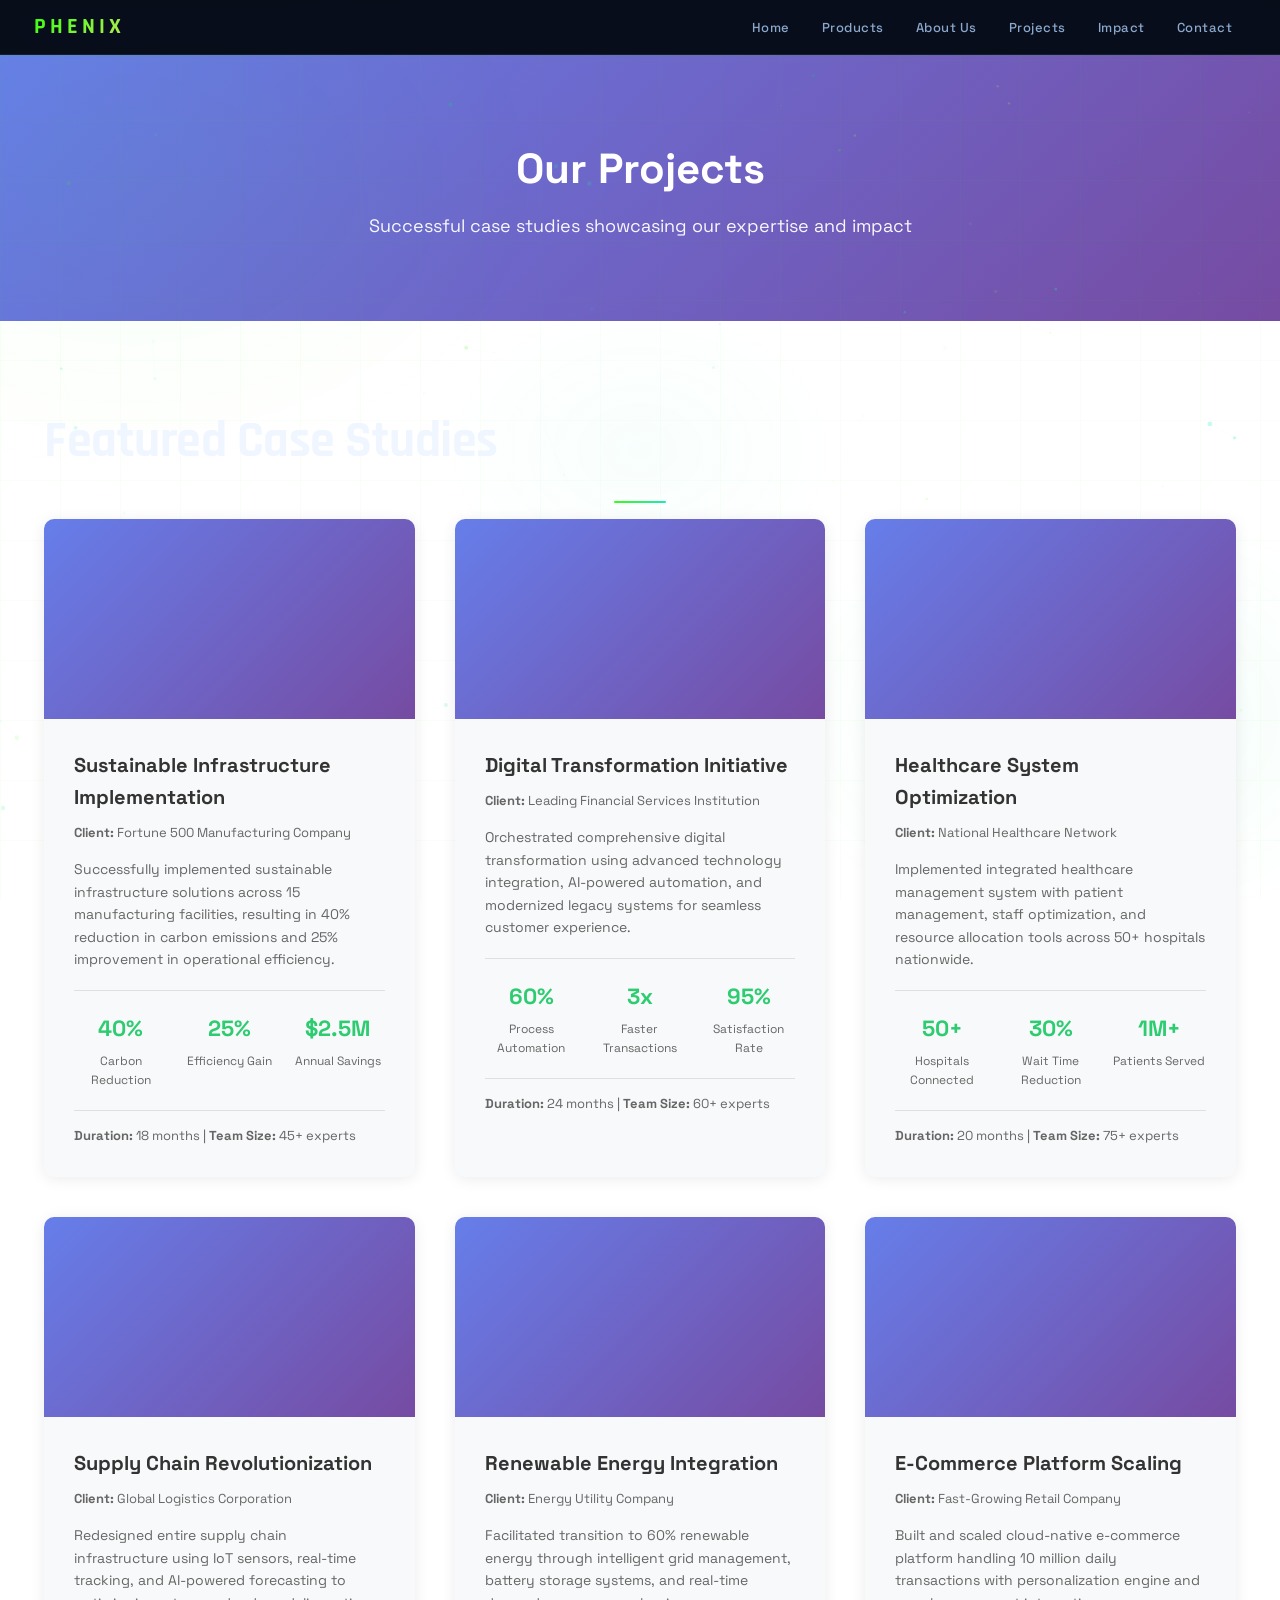
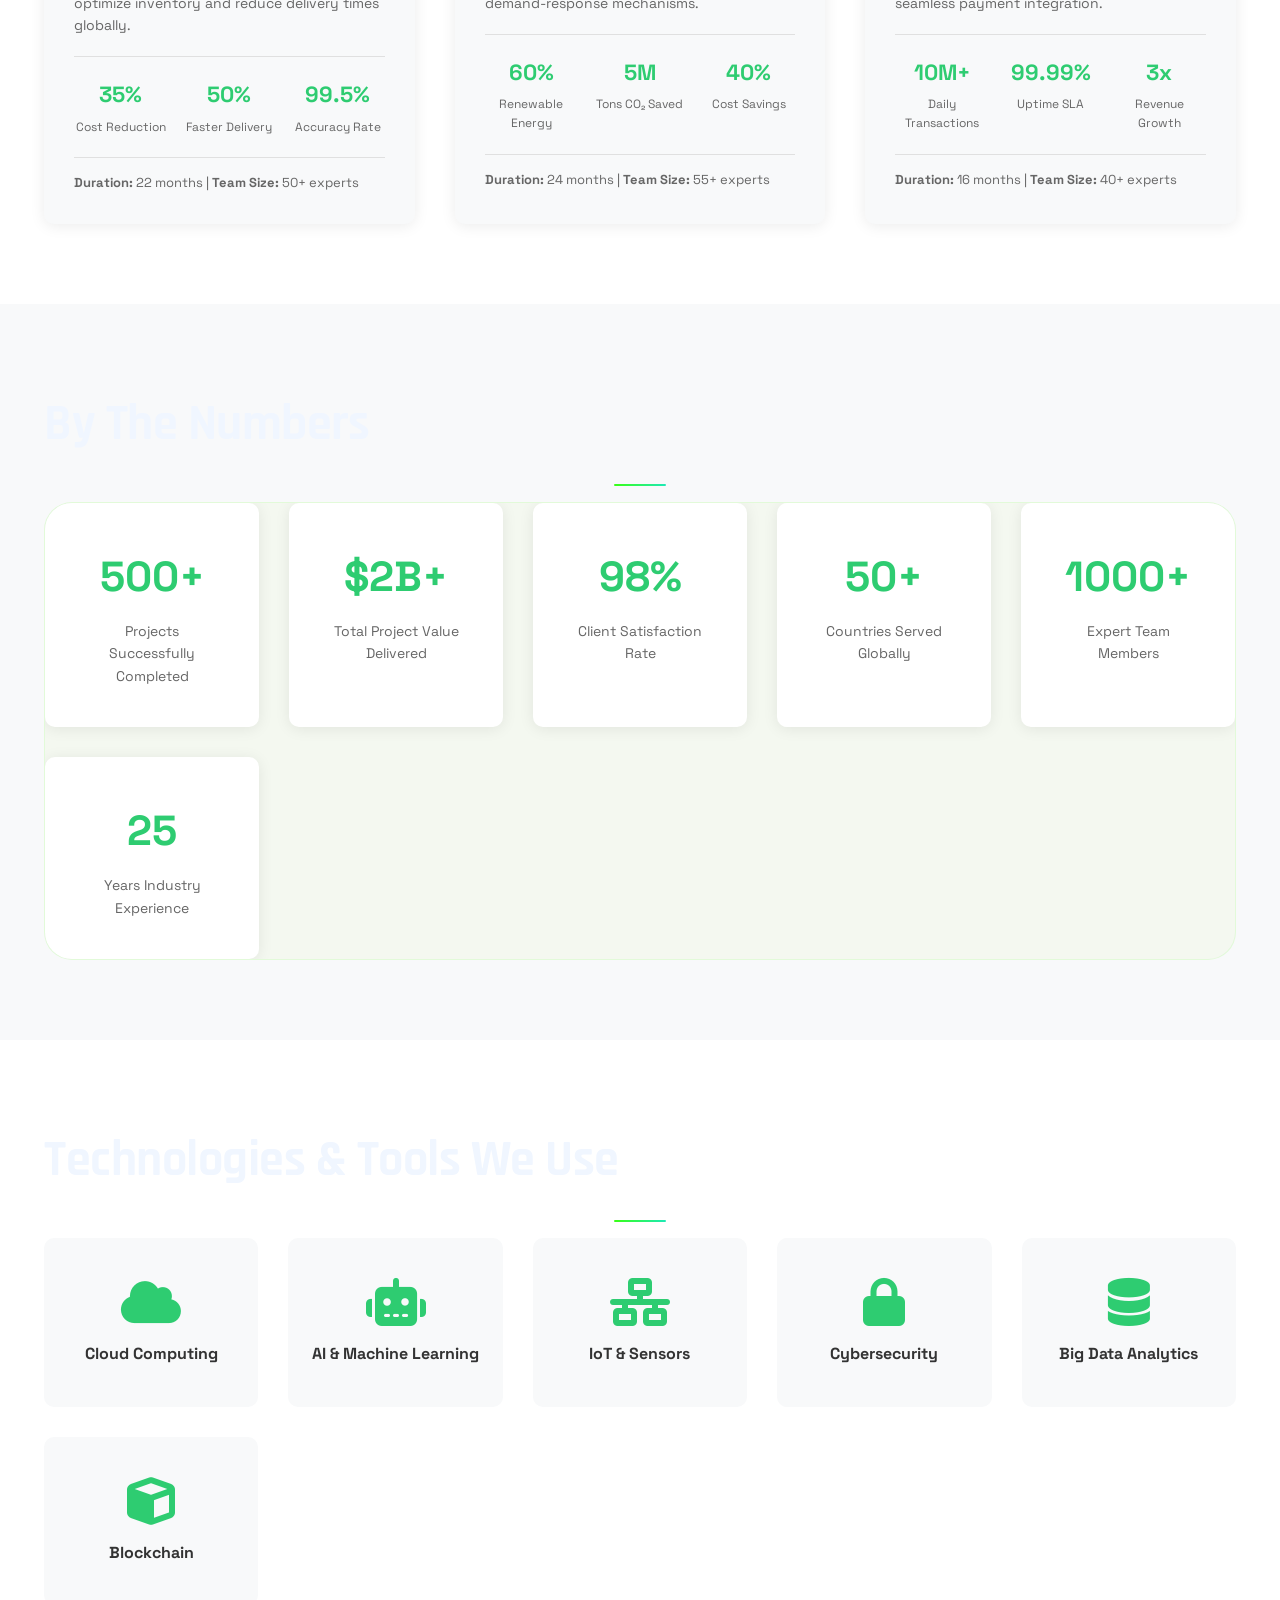
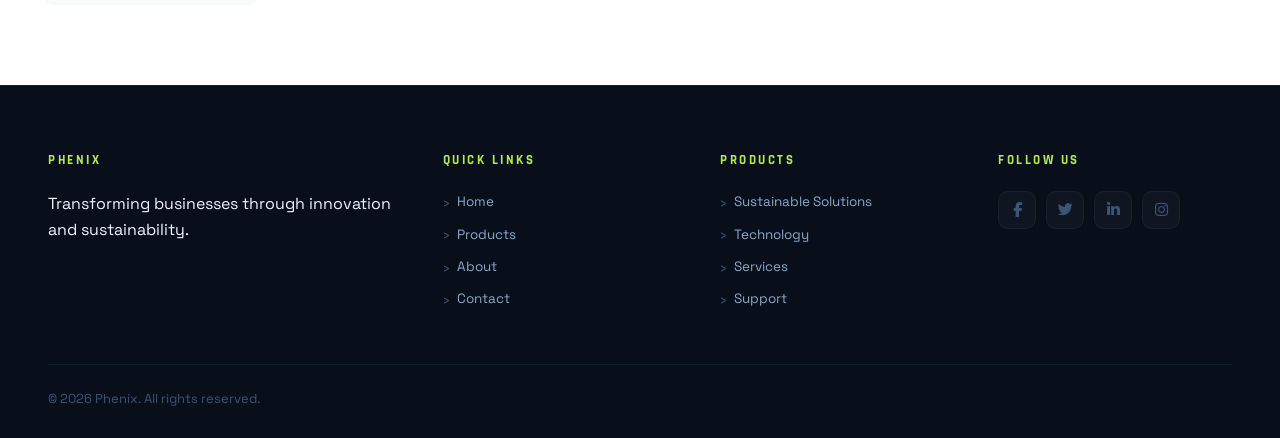
<file: projects.html>
<!DOCTYPE html>
<html lang="en">
<head>
    <meta charset="UTF-8">
    <meta name="viewport" content="width=device-width, initial-scale=1.0">
    <meta name="description" content="Explore Phenix's successful projects and case studies.">
    <title>Projects - Phenix</title>
    <link rel="stylesheet" href="css/style.css">
    <link rel="preconnect" href="https://fonts.googleapis.com">
    <link rel="preconnect" href="https://fonts.gstatic.com" crossorigin>
    <link rel="stylesheet" href="https://cdnjs.cloudflare.com/ajax/libs/font-awesome/6.4.0/css/all.min.css">
</head>
<body>
    <!-- Navigation -->
    <nav class="navbar">
        <div class="container">
            <div class="nav-wrapper">
                <div class="logo">
                    <h1>PHENIX</h1>
                </div>
                <ul class="nav-menu">
                    <li><a href="index.html" class="nav-link">Home</a></li>
                    <li><a href="products.html" class="nav-link">Products</a></li>
                    <li><a href="about.html" class="nav-link">About Us</a></li>
                    <li><a href="projects.html" class="nav-link">Projects</a></li>
                    <li><a href="impact.html" class="nav-link">Impact</a></li>
                    <li><a href="index.html#contact" class="nav-link">Contact</a></li>
                </ul>
                <div class="hamburger">
                    <span></span>
                    <span></span>
                    <span></span>
                </div>
            </div>
        </div>
    </nav>

    <!-- Page Header -->
    <section class="page-header">
        <div class="container">
            <h1>Our Projects</h1>
            <p>Successful case studies showcasing our expertise and impact</p>
        </div>
    </section>

    <!-- Projects Showcase -->
    <section class="projects-showcase">
        <div class="container">
            <h2 class="section-title">Featured Case Studies</h2>
            <div class="case-studies-grid">
                <div class="case-study">
                    <div class="case-image"></div>
                    <div class="case-content">
                        <h3>Sustainable Infrastructure Implementation</h3>
                        <p class="case-client"><strong>Client:</strong> Fortune 500 Manufacturing Company</p>
                        <p class="case-description">
                            Successfully implemented sustainable infrastructure solutions across 15 manufacturing facilities, resulting in 40% reduction in carbon emissions and 25% improvement in operational efficiency.
                        </p>
                        <div class="case-metrics">
                            <div class="metric">
                                <div class="metric-value">40%</div>
                                <div class="metric-label">Carbon Reduction</div>
                            </div>
                            <div class="metric">
                                <div class="metric-value">25%</div>
                                <div class="metric-label">Efficiency Gain</div>
                            </div>
                            <div class="metric">
                                <div class="metric-value">$2.5M</div>
                                <div class="metric-label">Annual Savings</div>
                            </div>
                        </div>
                        <p class="case-duration"><strong>Duration:</strong> 18 months | <strong>Team Size:</strong> 45+ experts</p>
                    </div>
                </div>

                <div class="case-study">
                    <div class="case-image"></div>
                    <div class="case-content">
                        <h3>Digital Transformation Initiative</h3>
                        <p class="case-client"><strong>Client:</strong> Leading Financial Services Institution</p>
                        <p class="case-description">
                            Orchestrated comprehensive digital transformation using advanced technology integration, AI-powered automation, and modernized legacy systems for seamless customer experience.
                        </p>
                        <div class="case-metrics">
                            <div class="metric">
                                <div class="metric-value">60%</div>
                                <div class="metric-label">Process Automation</div>
                            </div>
                            <div class="metric">
                                <div class="metric-value">3x</div>
                                <div class="metric-label">Faster Transactions</div>
                            </div>
                            <div class="metric">
                                <div class="metric-value">95%</div>
                                <div class="metric-label">Satisfaction Rate</div>
                            </div>
                        </div>
                        <p class="case-duration"><strong>Duration:</strong> 24 months | <strong>Team Size:</strong> 60+ experts</p>
                    </div>
                </div>

                <div class="case-study">
                    <div class="case-image"></div>
                    <div class="case-content">
                        <h3>Healthcare System Optimization</h3>
                        <p class="case-client"><strong>Client:</strong> National Healthcare Network</p>
                        <p class="case-description">
                            Implemented integrated healthcare management system with patient management, staff optimization, and resource allocation tools across 50+ hospitals nationwide.
                        </p>
                        <div class="case-metrics">
                            <div class="metric">
                                <div class="metric-value">50+</div>
                                <div class="metric-label">Hospitals Connected</div>
                            </div>
                            <div class="metric">
                                <div class="metric-value">30%</div>
                                <div class="metric-label">Wait Time Reduction</div>
                            </div>
                            <div class="metric">
                                <div class="metric-value">1M+</div>
                                <div class="metric-label">Patients Served</div>
                            </div>
                        </div>
                        <p class="case-duration"><strong>Duration:</strong> 20 months | <strong>Team Size:</strong> 75+ experts</p>
                    </div>
                </div>

                <div class="case-study">
                    <div class="case-image"></div>
                    <div class="case-content">
                        <h3>Supply Chain Revolutionization</h3>
                        <p class="case-client"><strong>Client:</strong> Global Logistics Corporation</p>
                        <p class="case-description">
                            Redesigned entire supply chain infrastructure using IoT sensors, real-time tracking, and AI-powered forecasting to optimize inventory and reduce delivery times globally.
                        </p>
                        <div class="case-metrics">
                            <div class="metric">
                                <div class="metric-value">35%</div>
                                <div class="metric-label">Cost Reduction</div>
                            </div>
                            <div class="metric">
                                <div class="metric-value">50%</div>
                                <div class="metric-label">Faster Delivery</div>
                            </div>
                            <div class="metric">
                                <div class="metric-value">99.5%</div>
                                <div class="metric-label">Accuracy Rate</div>
                            </div>
                        </div>
                        <p class="case-duration"><strong>Duration:</strong> 22 months | <strong>Team Size:</strong> 50+ experts</p>
                    </div>
                </div>

                <div class="case-study">
                    <div class="case-image"></div>
                    <div class="case-content">
                        <h3>Renewable Energy Integration</h3>
                        <p class="case-client"><strong>Client:</strong> Energy Utility Company</p>
                        <p class="case-description">
                            Facilitated transition to 60% renewable energy through intelligent grid management, battery storage systems, and real-time demand-response mechanisms.
                        </p>
                        <div class="case-metrics">
                            <div class="metric">
                                <div class="metric-value">60%</div>
                                <div class="metric-label">Renewable Energy</div>
                            </div>
                            <div class="metric">
                                <div class="metric-value">5M</div>
                                <div class="metric-label">Tons CO₂ Saved</div>
                            </div>
                            <div class="metric">
                                <div class="metric-value">40%</div>
                                <div class="metric-label">Cost Savings</div>
                            </div>
                        </div>
                        <p class="case-duration"><strong>Duration:</strong> 24 months | <strong>Team Size:</strong> 55+ experts</p>
                    </div>
                </div>

                <div class="case-study">
                    <div class="case-image"></div>
                    <div class="case-content">
                        <h3>E-Commerce Platform Scaling</h3>
                        <p class="case-client"><strong>Client:</strong> Fast-Growing Retail Company</p>
                        <p class="case-description">
                            Built and scaled cloud-native e-commerce platform handling 10 million daily transactions with personalization engine and seamless payment integration.
                        </p>
                        <div class="case-metrics">
                            <div class="metric">
                                <div class="metric-value">10M+</div>
                                <div class="metric-label">Daily Transactions</div>
                            </div>
                            <div class="metric">
                                <div class="metric-value">99.99%</div>
                                <div class="metric-label">Uptime SLA</div>
                            </div>
                            <div class="metric">
                                <div class="metric-value">3x</div>
                                <div class="metric-label">Revenue Growth</div>
                            </div>
                        </div>
                        <p class="case-duration"><strong>Duration:</strong> 16 months | <strong>Team Size:</strong> 40+ experts</p>
                    </div>
                </div>
            </div>
        </div>
    </section>

    <!-- Project Statistics -->
    <section class="project-stats">
        <div class="container">
            <h2 class="section-title">By The Numbers</h2>
            <div class="stats-grid">
                <div class="stat-item">
                    <h3>500+</h3>
                    <p>Projects Successfully Completed</p>
                </div>
                <div class="stat-item">
                    <h3>$2B+</h3>
                    <p>Total Project Value Delivered</p>
                </div>
                <div class="stat-item">
                    <h3>98%</h3>
                    <p>Client Satisfaction Rate</p>
                </div>
                <div class="stat-item">
                    <h3>50+</h3>
                    <p>Countries Served Globally</p>
                </div>
                <div class="stat-item">
                    <h3>1000+</h3>
                    <p>Expert Team Members</p>
                </div>
                <div class="stat-item">
                    <h3>25</h3>
                    <p>Years Industry Experience</p>
                </div>
            </div>
        </div>
    </section>

    <!-- Technologies -->
    <section class="technologies-used">
        <div class="container">
            <h2 class="section-title">Technologies & Tools We Use</h2>
            <div class="tech-grid">
                <div class="tech-item">
                    <i class="fas fa-cloud"></i>
                    <h4>Cloud Computing</h4>
                </div>
                <div class="tech-item">
                    <i class="fas fa-robot"></i>
                    <h4>AI & Machine Learning</h4>
                </div>
                <div class="tech-item">
                    <i class="fas fa-network-wired"></i>
                    <h4>IoT & Sensors</h4>
                </div>
                <div class="tech-item">
                    <i class="fas fa-lock"></i>
                    <h4>Cybersecurity</h4>
                </div>
                <div class="tech-item">
                    <i class="fas fa-database"></i>
                    <h4>Big Data Analytics</h4>
                </div>
                <div class="tech-item">
                    <i class="fas fa-cube"></i>
                    <h4>Blockchain</h4>
                </div>
            </div>
        </div>
    </section>

    <!-- Footer -->
    <footer class="footer">
        <div class="container">
            <div class="footer-content">
                <div class="footer-section">
                    <h4>PHENIX</h4>
                    <p>Transforming businesses through innovation and sustainability.</p>
                </div>
                <div class="footer-section">
                    <h4>Quick Links</h4>
                    <ul>
                        <li><a href="index.html">Home</a></li>
                        <li><a href="products.html">Products</a></li>
                        <li><a href="about.html">About</a></li>
                        <li><a href="index.html#contact">Contact</a></li>
                    </ul>
                </div>
                <div class="footer-section">
                    <h4>Products</h4>
                    <ul>
                        <li><a href="products.html">Sustainable Solutions</a></li>
                        <li><a href="products.html">Technology</a></li>
                        <li><a href="products.html">Services</a></li>
                        <li><a href="products.html">Support</a></li>
                    </ul>
                </div>
                <div class="footer-section">
                    <h4>Follow Us</h4>
                    <div class="footer-social">
                        <a href="#"><i class="fab fa-facebook-f"></i></a>
                        <a href="#"><i class="fab fa-twitter"></i></a>
                        <a href="#"><i class="fab fa-linkedin-in"></i></a>
                        <a href="#"><i class="fab fa-instagram"></i></a>
                    </div>
                </div>
            </div>
            <div class="footer-bottom">
                <p>&copy; 2026 Phenix. All rights reserved.</p>
            </div>
        </div>
    </footer>

    <style>
        .page-header {
            background: linear-gradient(135deg, #667eea 0%, #764ba2 100%);
            color: white;
            padding: 80px 20px;
            text-align: center;
        }

        .page-header h1 {
            font-size: 42px;
            margin-bottom: 10px;
        }

        .page-header p {
            font-size: 18px;
            opacity: 0.95;
        }

        .projects-showcase {
            padding: 80px 20px;
            background: white;
        }

        .case-studies-grid {
            display: grid;
            grid-template-columns: repeat(auto-fit, minmax(350px, 1fr));
            gap: 40px;
        }

        .case-study {
            background: #f8f9fa;
            border-radius: 10px;
            overflow: hidden;
            transition: all 0.3s ease;
            box-shadow: 0 2px 15px rgba(0,0,0,0.08);
        }

        .case-study:hover {
            transform: translateY(-10px);
            box-shadow: 0 10px 30px rgba(0,0,0,0.15);
        }

        .case-image {
            width: 100%;
            height: 200px;
            background: linear-gradient(135deg, #667eea 0%, #764ba2 100%);
        }

        .case-content {
            padding: 30px;
        }

        .case-study h3 {
            font-size: 20px;
            color: #333;
            margin-bottom: 10px;
        }

        .case-client {
            color: #666;
            font-size: 13px;
            margin-bottom: 15px;
        }

        .case-description {
            color: #666;
            line-height: 1.6;
            margin-bottom: 20px;
            font-size: 14px;
        }

        .case-metrics {
            display: grid;
            grid-template-columns: repeat(3, 1fr);
            gap: 15px;
            padding: 20px 0;
            border-top: 1px solid #e0e0e0;
            border-bottom: 1px solid #e0e0e0;
            margin-bottom: 15px;
        }

        .metric {
            text-align: center;
        }

        .metric-value {
            font-size: 22px;
            font-weight: 700;
            color: #2ecc71;
            margin-bottom: 5px;
        }

        .metric-label {
            font-size: 12px;
            color: #666;
        }

        .case-duration {
            font-size: 13px;
            color: #666;
        }

        .project-stats {
            padding: 80px 20px;
            background: #f8f9fa;
        }

        .project-stats .stats-grid {
            display: grid;
            grid-template-columns: repeat(auto-fit, minmax(200px, 1fr));
            gap: 30px;
        }

        .stat-item {
            background: white;
            padding: 40px;
            text-align: center;
            border-radius: 10px;
            box-shadow: 0 2px 15px rgba(0,0,0,0.08);
            transition: all 0.3s ease;
        }

        .stat-item:hover {
            transform: translateY(-10px);
        }

        .stat-item h3 {
            font-size: 42px;
            color: #2ecc71;
            margin-bottom: 10px;
        }

        .stat-item p {
            color: #666;
            font-size: 14px;
        }

        .technologies-used {
            padding: 80px 20px;
            background: white;
        }

        .tech-grid {
            display: grid;
            grid-template-columns: repeat(auto-fit, minmax(200px, 1fr));
            gap: 30px;
        }

        .tech-item {
            background: #f8f9fa;
            padding: 40px 20px;
            text-align: center;
            border-radius: 10px;
            transition: all 0.3s ease;
        }

        .tech-item:hover {
            background: #2ecc71;
            color: white;
            transform: translateY(-10px);
        }

        .tech-item i {
            font-size: 48px;
            color: #2ecc71;
            margin-bottom: 15px;
        }

        .tech-item:hover i {
            color: white;
        }

        .tech-item h4 {
            font-size: 16px;
            color: #333;
        }

        .tech-item:hover h4 {
            color: white;
        }

        @media (max-width: 768px) {
            .case-metrics {
                grid-template-columns: repeat(3, 1fr);
                gap: 10px;
            }

            .case-studies-grid {
                grid-template-columns: 1fr;
            }

            .page-header h1 {
                font-size: 32px;
            }
        }
    </style>

    <script src="js/script.js"></script>
</body>
</html>
</file>
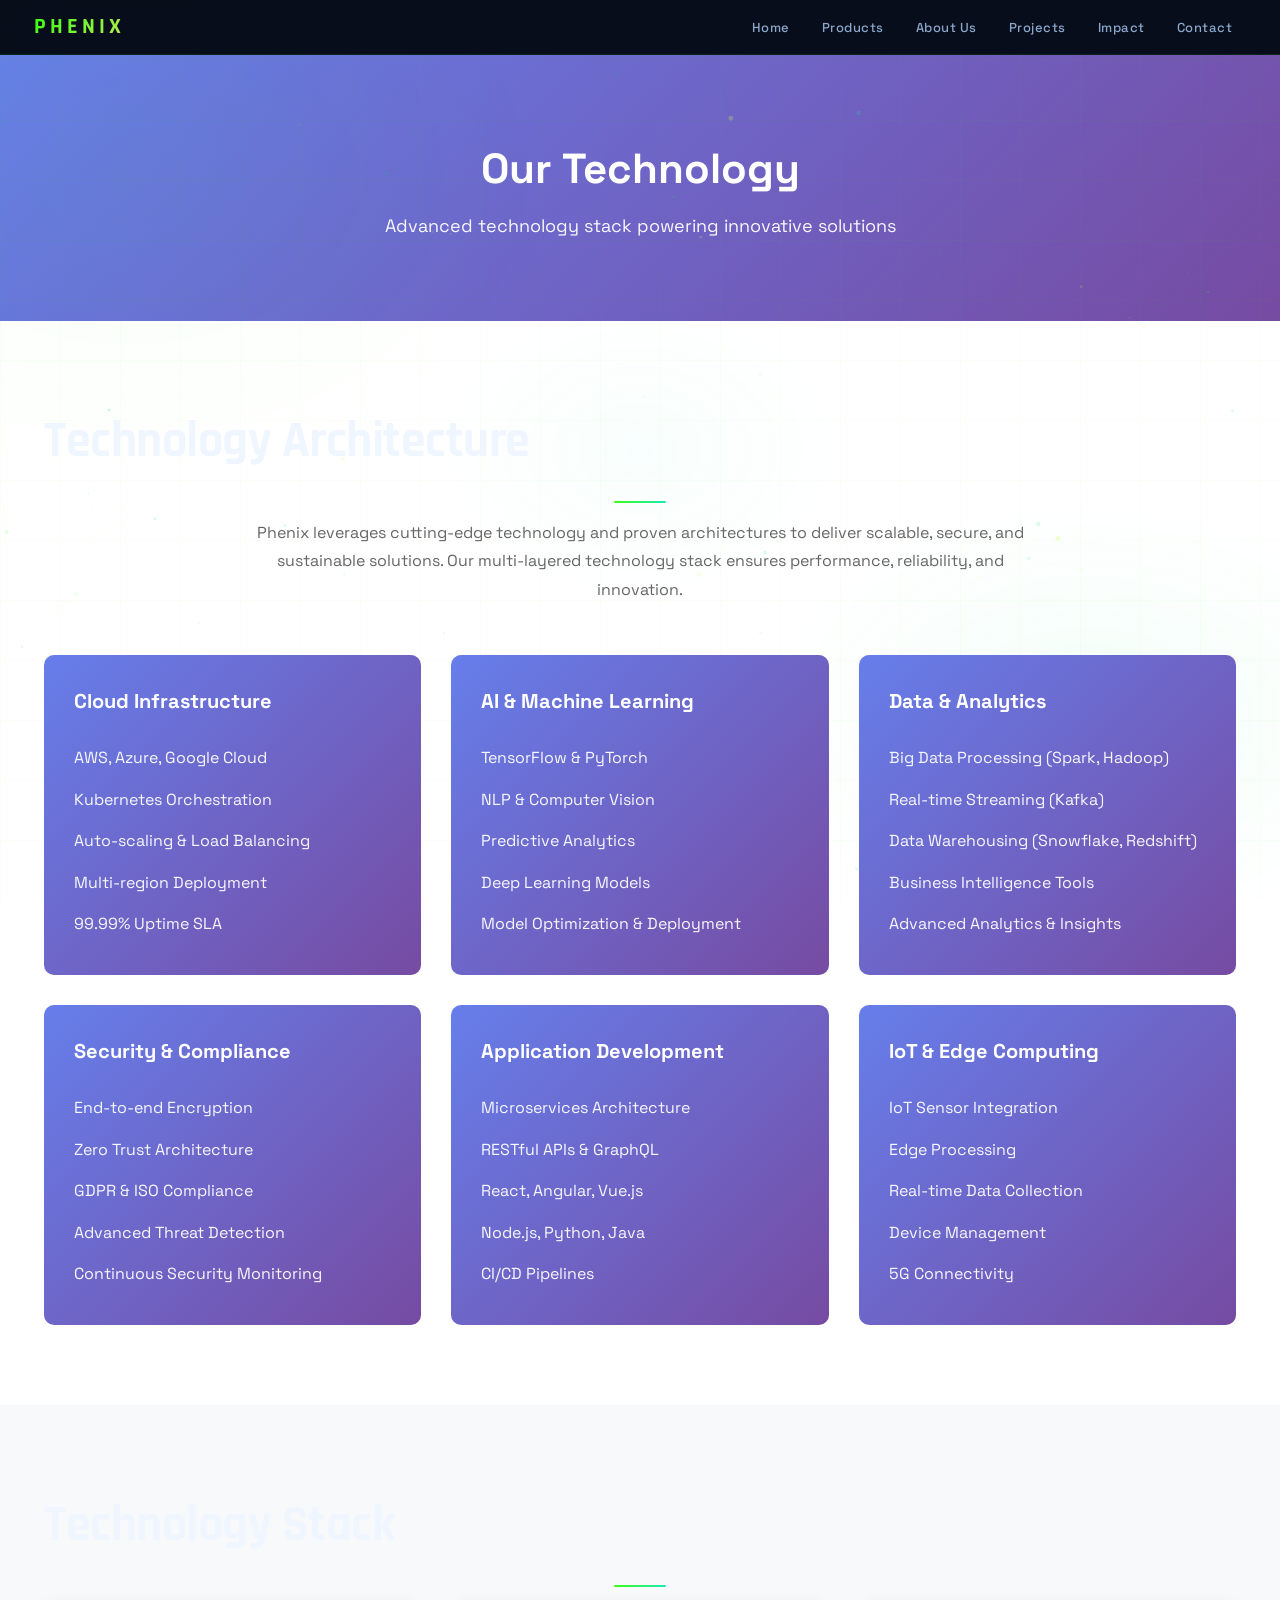
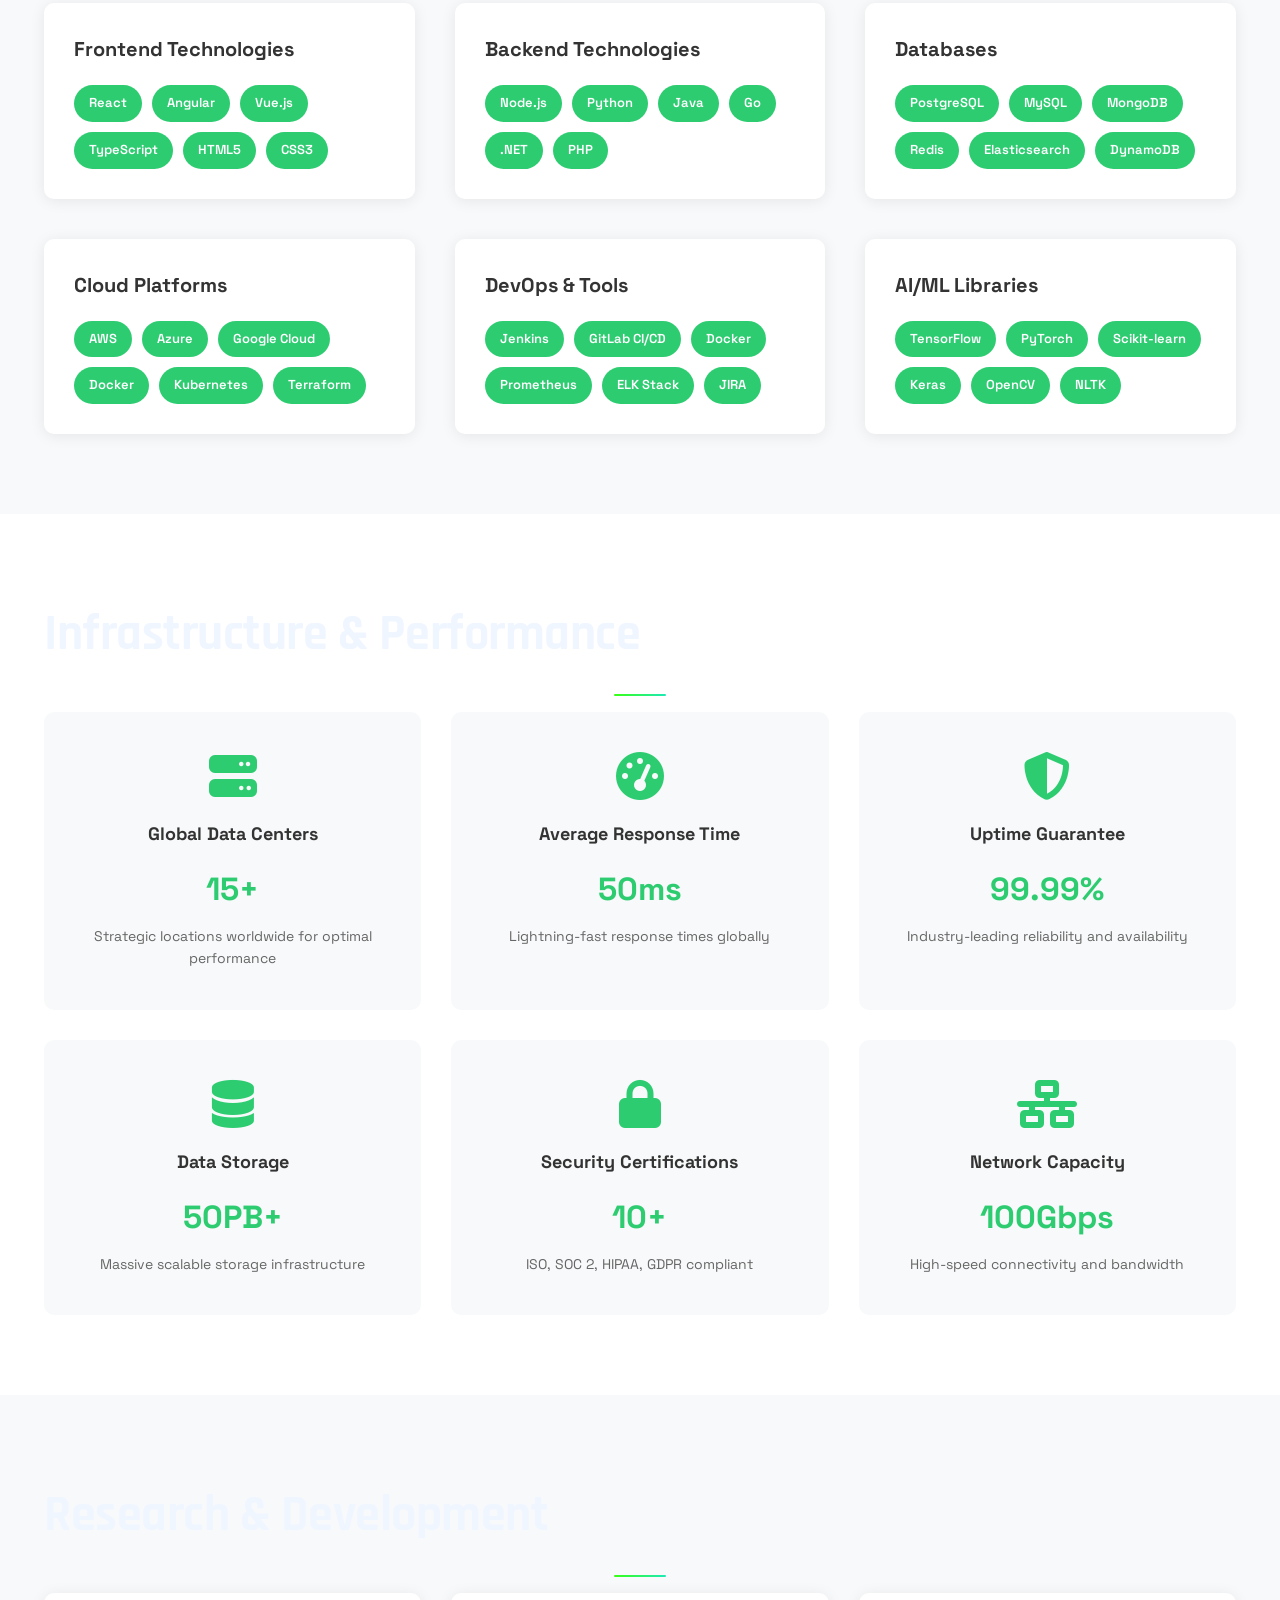
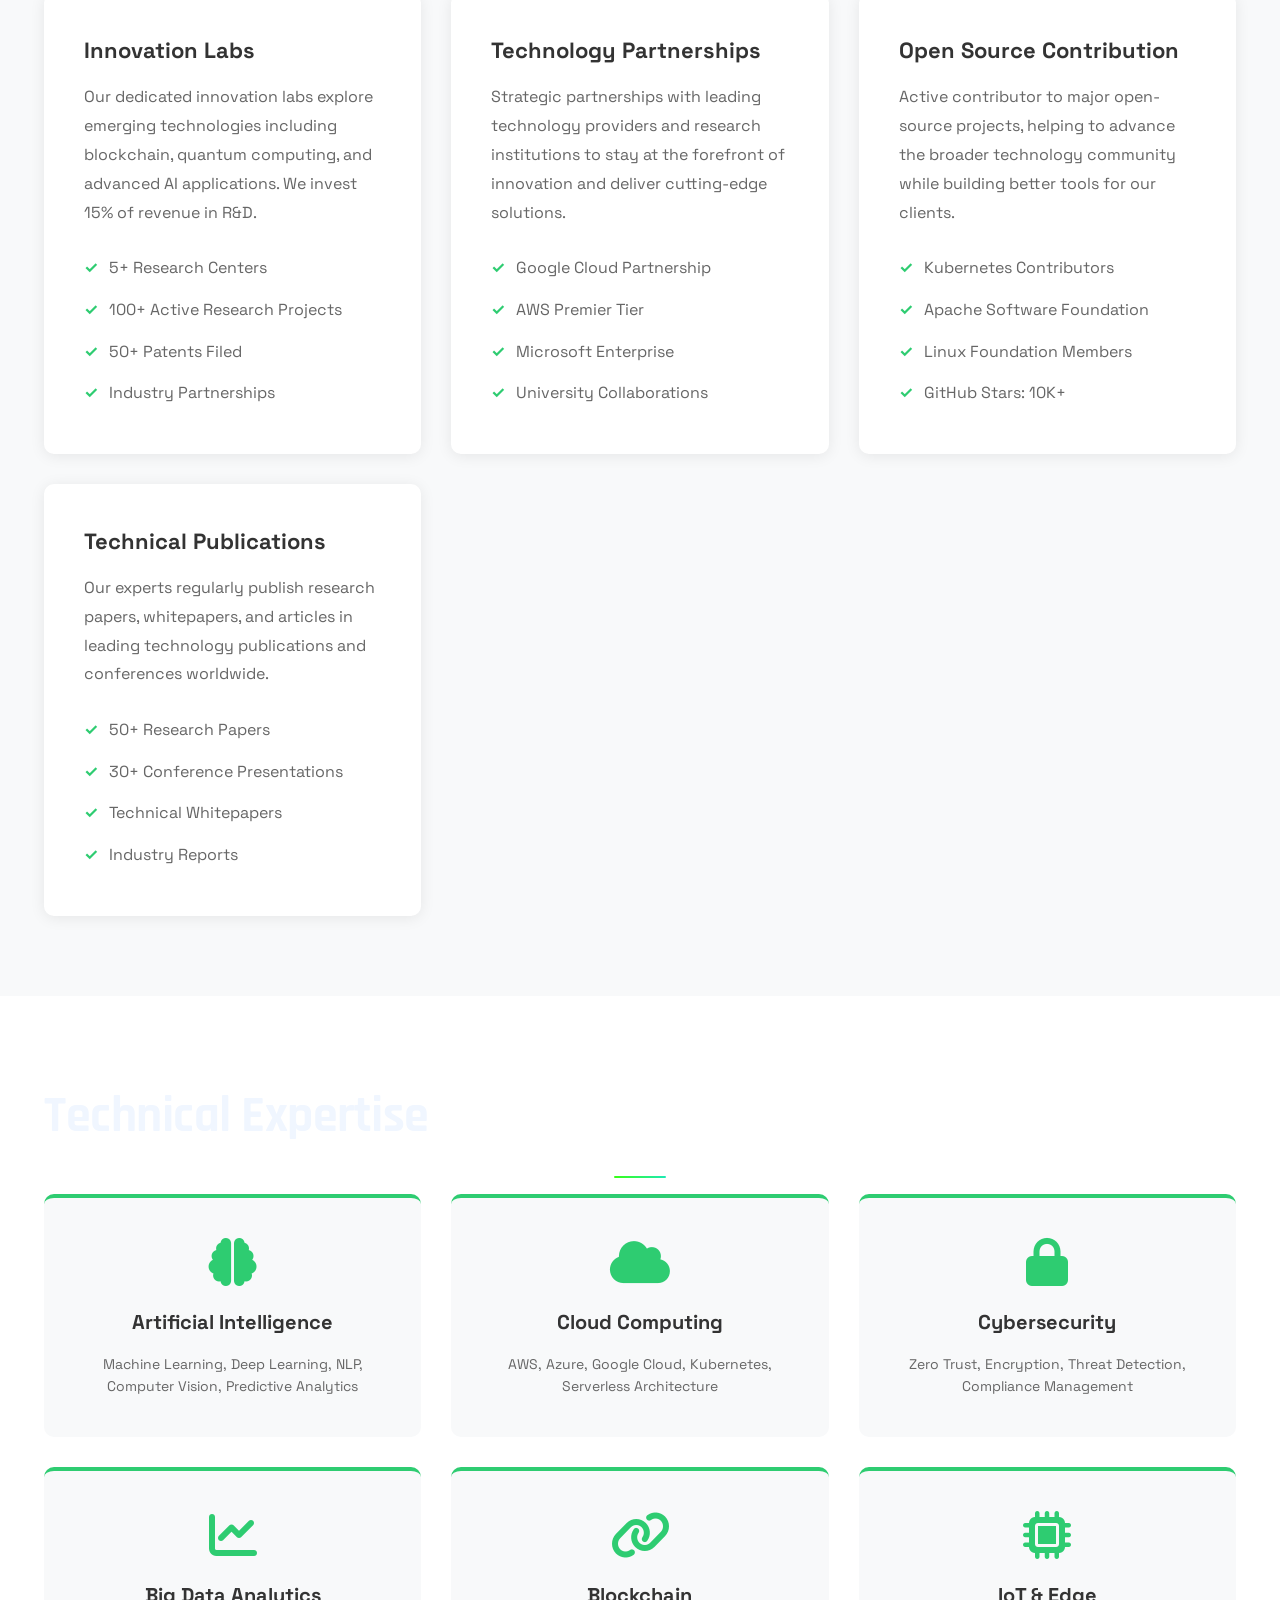
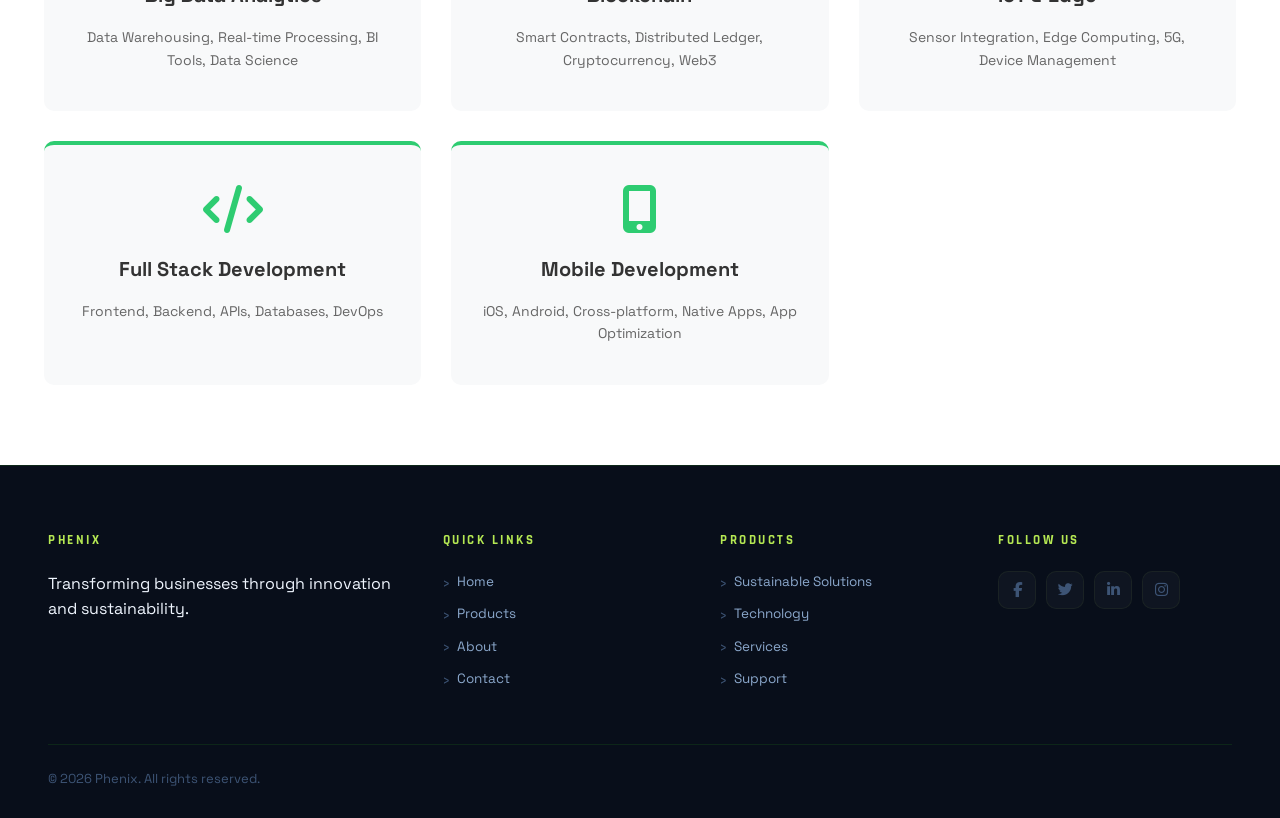
<file: technology.html>
<!DOCTYPE html>
<html lang="en">
<head>
    <meta charset="UTF-8">
    <meta name="viewport" content="width=device-width, initial-scale=1.0">
    <meta name="description" content="Phenix's technology stack, infrastructure, and technical expertise.">
    <title>Technology - Phenix</title>
    <link rel="stylesheet" href="css/style.css">
    <link rel="preconnect" href="https://fonts.googleapis.com">
    <link rel="preconnect" href="https://fonts.gstatic.com" crossorigin>
    <link rel="stylesheet" href="https://cdnjs.cloudflare.com/ajax/libs/font-awesome/6.4.0/css/all.min.css">
</head>
<body>
    <!-- Navigation -->
    <nav class="navbar">
        <div class="container">
            <div class="nav-wrapper">
                <div class="logo">
                    <h1>PHENIX</h1>
                </div>
                <ul class="nav-menu">
                    <li><a href="index.html" class="nav-link">Home</a></li>
                    <li><a href="products.html" class="nav-link">Products</a></li>
                    <li><a href="about.html" class="nav-link">About Us</a></li>
                    <li><a href="projects.html" class="nav-link">Projects</a></li>
                    <li><a href="impact.html" class="nav-link">Impact</a></li>
                    <li><a href="index.html#contact" class="nav-link">Contact</a></li>
                </ul>
                <div class="hamburger">
                    <span></span>
                    <span></span>
                    <span></span>
                </div>
            </div>
        </div>
    </nav>

    <!-- Page Header -->
    <section class="page-header">
        <div class="container">
            <h1>Our Technology</h1>
            <p>Advanced technology stack powering innovative solutions</p>
        </div>
    </section>

    <!-- Technology Overview -->
    <section class="tech-overview">
        <div class="container">
            <h2 class="section-title">Technology Architecture</h2>
            <p class="tech-intro">
                Phenix leverages cutting-edge technology and proven architectures to deliver scalable, secure, and sustainable solutions. Our multi-layered technology stack ensures performance, reliability, and innovation.
            </p>
            <div class="architecture-grid">
                <div class="architecture-layer">
                    <h3>Cloud Infrastructure</h3>
                    <ul>
                        <li>AWS, Azure, Google Cloud</li>
                        <li>Kubernetes Orchestration</li>
                        <li>Auto-scaling & Load Balancing</li>
                        <li>Multi-region Deployment</li>
                        <li>99.99% Uptime SLA</li>
                    </ul>
                </div>

                <div class="architecture-layer">
                    <h3>AI & Machine Learning</h3>
                    <ul>
                        <li>TensorFlow & PyTorch</li>
                        <li>NLP & Computer Vision</li>
                        <li>Predictive Analytics</li>
                        <li>Deep Learning Models</li>
                        <li>Model Optimization & Deployment</li>
                    </ul>
                </div>

                <div class="architecture-layer">
                    <h3>Data & Analytics</h3>
                    <ul>
                        <li>Big Data Processing (Spark, Hadoop)</li>
                        <li>Real-time Streaming (Kafka)</li>
                        <li>Data Warehousing (Snowflake, Redshift)</li>
                        <li>Business Intelligence Tools</li>
                        <li>Advanced Analytics & Insights</li>
                    </ul>
                </div>

                <div class="architecture-layer">
                    <h3>Security & Compliance</h3>
                    <ul>
                        <li>End-to-end Encryption</li>
                        <li>Zero Trust Architecture</li>
                        <li>GDPR & ISO Compliance</li>
                        <li>Advanced Threat Detection</li>
                        <li>Continuous Security Monitoring</li>
                    </ul>
                </div>

                <div class="architecture-layer">
                    <h3>Application Development</h3>
                    <ul>
                        <li>Microservices Architecture</li>
                        <li>RESTful APIs & GraphQL</li>
                        <li>React, Angular, Vue.js</li>
                        <li>Node.js, Python, Java</li>
                        <li>CI/CD Pipelines</li>
                    </ul>
                </div>

                <div class="architecture-layer">
                    <h3>IoT & Edge Computing</h3>
                    <ul>
                        <li>IoT Sensor Integration</li>
                        <li>Edge Processing</li>
                        <li>Real-time Data Collection</li>
                        <li>Device Management</li>
                        <li>5G Connectivity</li>
                    </ul>
                </div>
            </div>
        </div>
    </section>

    <!-- Technology Stack -->
    <section class="tech-stack">
        <div class="container">
            <h2 class="section-title">Technology Stack</h2>
            <div class="stack-categories">
                <div class="stack-category">
                    <h3>Frontend Technologies</h3>
                    <div class="tech-items">
                        <span class="tech-badge">React</span>
                        <span class="tech-badge">Angular</span>
                        <span class="tech-badge">Vue.js</span>
                        <span class="tech-badge">TypeScript</span>
                        <span class="tech-badge">HTML5</span>
                        <span class="tech-badge">CSS3</span>
                    </div>
                </div>

                <div class="stack-category">
                    <h3>Backend Technologies</h3>
                    <div class="tech-items">
                        <span class="tech-badge">Node.js</span>
                        <span class="tech-badge">Python</span>
                        <span class="tech-badge">Java</span>
                        <span class="tech-badge">Go</span>
                        <span class="tech-badge">.NET</span>
                        <span class="tech-badge">PHP</span>
                    </div>
                </div>

                <div class="stack-category">
                    <h3>Databases</h3>
                    <div class="tech-items">
                        <span class="tech-badge">PostgreSQL</span>
                        <span class="tech-badge">MySQL</span>
                        <span class="tech-badge">MongoDB</span>
                        <span class="tech-badge">Redis</span>
                        <span class="tech-badge">Elasticsearch</span>
                        <span class="tech-badge">DynamoDB</span>
                    </div>
                </div>

                <div class="stack-category">
                    <h3>Cloud Platforms</h3>
                    <div class="tech-items">
                        <span class="tech-badge">AWS</span>
                        <span class="tech-badge">Azure</span>
                        <span class="tech-badge">Google Cloud</span>
                        <span class="tech-badge">Docker</span>
                        <span class="tech-badge">Kubernetes</span>
                        <span class="tech-badge">Terraform</span>
                    </div>
                </div>

                <div class="stack-category">
                    <h3>DevOps & Tools</h3>
                    <div class="tech-items">
                        <span class="tech-badge">Jenkins</span>
                        <span class="tech-badge">GitLab CI/CD</span>
                        <span class="tech-badge">Docker</span>
                        <span class="tech-badge">Prometheus</span>
                        <span class="tech-badge">ELK Stack</span>
                        <span class="tech-badge">JIRA</span>
                    </div>
                </div>

                <div class="stack-category">
                    <h3>AI/ML Libraries</h3>
                    <div class="tech-items">
                        <span class="tech-badge">TensorFlow</span>
                        <span class="tech-badge">PyTorch</span>
                        <span class="tech-badge">Scikit-learn</span>
                        <span class="tech-badge">Keras</span>
                        <span class="tech-badge">OpenCV</span>
                        <span class="tech-badge">NLTK</span>
                    </div>
                </div>
            </div>
        </div>
    </section>

    <!-- Infrastructure -->
    <section class="infrastructure">
        <div class="container">
            <h2 class="section-title">Infrastructure & Performance</h2>
            <div class="infra-metrics">
                <div class="infra-card">
                    <i class="fas fa-server"></i>
                    <h3>Global Data Centers</h3>
                    <div class="metric-value">15+</div>
                    <p>Strategic locations worldwide for optimal performance</p>
                </div>

                <div class="infra-card">
                    <i class="fas fa-tachometer-alt"></i>
                    <h3>Average Response Time</h3>
                    <div class="metric-value">50ms</div>
                    <p>Lightning-fast response times globally</p>
                </div>

                <div class="infra-card">
                    <i class="fas fa-shield-alt"></i>
                    <h3>Uptime Guarantee</h3>
                    <div class="metric-value">99.99%</div>
                    <p>Industry-leading reliability and availability</p>
                </div>

                <div class="infra-card">
                    <i class="fas fa-database"></i>
                    <h3>Data Storage</h3>
                    <div class="metric-value">50PB+</div>
                    <p>Massive scalable storage infrastructure</p>
                </div>

                <div class="infra-card">
                    <i class="fas fa-lock"></i>
                    <h3>Security Certifications</h3>
                    <div class="metric-value">10+</div>
                    <p>ISO, SOC 2, HIPAA, GDPR compliant</p>
                </div>

                <div class="infra-card">
                    <i class="fas fa-network-wired"></i>
                    <h3>Network Capacity</h3>
                    <div class="metric-value">100Gbps</div>
                    <p>High-speed connectivity and bandwidth</p>
                </div>
            </div>
        </div>
    </section>

    <!-- Research & Development -->
    <section class="research-development">
        <div class="container">
            <h2 class="section-title">Research & Development</h2>
            <div class="research-content">
                <div class="research-card">
                    <h3>Innovation Labs</h3>
                    <p>
                        Our dedicated innovation labs explore emerging technologies including blockchain, quantum computing, and advanced AI applications. We invest 15% of revenue in R&D.
                    </p>
                    <ul>
                        <li>5+ Research Centers</li>
                        <li>100+ Active Research Projects</li>
                        <li>50+ Patents Filed</li>
                        <li>Industry Partnerships</li>
                    </ul>
                </div>

                <div class="research-card">
                    <h3>Technology Partnerships</h3>
                    <p>
                        Strategic partnerships with leading technology providers and research institutions to stay at the forefront of innovation and deliver cutting-edge solutions.
                    </p>
                    <ul>
                        <li>Google Cloud Partnership</li>
                        <li>AWS Premier Tier</li>
                        <li>Microsoft Enterprise</li>
                        <li>University Collaborations</li>
                    </ul>
                </div>

                <div class="research-card">
                    <h3>Open Source Contribution</h3>
                    <p>
                        Active contributor to major open-source projects, helping to advance the broader technology community while building better tools for our clients.
                    </p>
                    <ul>
                        <li>Kubernetes Contributors</li>
                        <li>Apache Software Foundation</li>
                        <li>Linux Foundation Members</li>
                        <li>GitHub Stars: 10K+</li>
                    </ul>
                </div>

                <div class="research-card">
                    <h3>Technical Publications</h3>
                    <p>
                        Our experts regularly publish research papers, whitepapers, and articles in leading technology publications and conferences worldwide.
                    </p>
                    <ul>
                        <li>50+ Research Papers</li>
                        <li>30+ Conference Presentations</li>
                        <li>Technical Whitepapers</li>
                        <li>Industry Reports</li>
                    </ul>
                </div>
            </div>
        </div>
    </section>

    <!-- Expertise -->
    <section class="expertise">
        <div class="container">
            <h2 class="section-title">Technical Expertise</h2>
            <div class="expertise-grid">
                <div class="expertise-card">
                    <i class="fas fa-brain"></i>
                    <h3>Artificial Intelligence</h3>
                    <p>Machine Learning, Deep Learning, NLP, Computer Vision, Predictive Analytics</p>
                </div>

                <div class="expertise-card">
                    <i class="fas fa-cloud"></i>
                    <h3>Cloud Computing</h3>
                    <p>AWS, Azure, Google Cloud, Kubernetes, Serverless Architecture</p>
                </div>

                <div class="expertise-card">
                    <i class="fas fa-lock"></i>
                    <h3>Cybersecurity</h3>
                    <p>Zero Trust, Encryption, Threat Detection, Compliance Management</p>
                </div>

                <div class="expertise-card">
                    <i class="fas fa-chart-line"></i>
                    <h3>Big Data Analytics</h3>
                    <p>Data Warehousing, Real-time Processing, BI Tools, Data Science</p>
                </div>

                <div class="expertise-card">
                    <i class="fas fa-link"></i>
                    <h3>Blockchain</h3>
                    <p>Smart Contracts, Distributed Ledger, Cryptocurrency, Web3</p>
                </div>

                <div class="expertise-card">
                    <i class="fas fa-microchip"></i>
                    <h3>IoT & Edge</h3>
                    <p>Sensor Integration, Edge Computing, 5G, Device Management</p>
                </div>

                <div class="expertise-card">
                    <i class="fas fa-code"></i>
                    <h3>Full Stack Development</h3>
                    <p>Frontend, Backend, APIs, Databases, DevOps</p>
                </div>

                <div class="expertise-card">
                    <i class="fas fa-mobile-alt"></i>
                    <h3>Mobile Development</h3>
                    <p>iOS, Android, Cross-platform, Native Apps, App Optimization</p>
                </div>
            </div>
        </div>
    </section>

    <!-- Footer -->
    <footer class="footer">
        <div class="container">
            <div class="footer-content">
                <div class="footer-section">
                    <h4>PHENIX</h4>
                    <p>Transforming businesses through innovation and sustainability.</p>
                </div>
                <div class="footer-section">
                    <h4>Quick Links</h4>
                    <ul>
                        <li><a href="index.html">Home</a></li>
                        <li><a href="products.html">Products</a></li>
                        <li><a href="about.html">About</a></li>
                        <li><a href="index.html#contact">Contact</a></li>
                    </ul>
                </div>
                <div class="footer-section">
                    <h4>Products</h4>
                    <ul>
                        <li><a href="products.html">Sustainable Solutions</a></li>
                        <li><a href="products.html">Technology</a></li>
                        <li><a href="products.html">Services</a></li>
                        <li><a href="products.html">Support</a></li>
                    </ul>
                </div>
                <div class="footer-section">
                    <h4>Follow Us</h4>
                    <div class="footer-social">
                        <a href="#"><i class="fab fa-facebook-f"></i></a>
                        <a href="#"><i class="fab fa-twitter"></i></a>
                        <a href="#"><i class="fab fa-linkedin-in"></i></a>
                        <a href="#"><i class="fab fa-instagram"></i></a>
                    </div>
                </div>
            </div>
            <div class="footer-bottom">
                <p>&copy; 2026 Phenix. All rights reserved.</p>
            </div>
        </div>
    </footer>

    <style>
        .page-header {
            background: linear-gradient(135deg, #667eea 0%, #764ba2 100%);
            color: white;
            padding: 80px 20px;
            text-align: center;
        }

        .page-header h1 {
            font-size: 42px;
            margin-bottom: 10px;
        }

        .page-header p {
            font-size: 18px;
            opacity: 0.95;
        }

        .tech-overview {
            padding: 80px 20px;
            background: white;
        }

        .tech-intro {
            text-align: center;
            color: #666;
            max-width: 800px;
            margin: 0 auto 50px;
            font-size: 16px;
            line-height: 1.8;
        }

        .architecture-grid {
            display: grid;
            grid-template-columns: repeat(auto-fit, minmax(280px, 1fr));
            gap: 30px;
        }

        .architecture-layer {
            background: linear-gradient(135deg, #667eea 0%, #764ba2 100%);
            color: white;
            padding: 30px;
            border-radius: 10px;
            transition: all 0.3s ease;
        }

        .architecture-layer:hover {
            transform: translateY(-10px);
            box-shadow: 0 10px 30px rgba(102, 126, 234, 0.3);
        }

        .architecture-layer h3 {
            font-size: 20px;
            margin-bottom: 20px;
        }

        .architecture-layer ul {
            list-style: none;
        }

        .architecture-layer li {
            padding: 8px 0;
            opacity: 0.95;
        }

        .tech-stack {
            padding: 80px 20px;
            background: #f8f9fa;
        }

        .stack-categories {
            display: grid;
            grid-template-columns: repeat(auto-fit, minmax(300px, 1fr));
            gap: 40px;
        }

        .stack-category {
            background: white;
            padding: 30px;
            border-radius: 10px;
            box-shadow: 0 2px 15px rgba(0,0,0,0.08);
        }

        .stack-category h3 {
            font-size: 20px;
            color: #333;
            margin-bottom: 20px;
        }

        .tech-items {
            display: flex;
            flex-wrap: wrap;
            gap: 10px;
        }

        .tech-badge {
            background: #2ecc71;
            color: white;
            padding: 8px 15px;
            border-radius: 20px;
            font-size: 13px;
            font-weight: 600;
        }

        .infrastructure {
            padding: 80px 20px;
            background: white;
        }

        .infra-metrics {
            display: grid;
            grid-template-columns: repeat(auto-fit, minmax(280px, 1fr));
            gap: 30px;
        }

        .infra-card {
            background: #f8f9fa;
            padding: 40px 30px;
            border-radius: 10px;
            text-align: center;
            transition: all 0.3s ease;
        }

        .infra-card:hover {
            transform: translateY(-10px);
            box-shadow: 0 10px 30px rgba(0,0,0,0.1);
        }

        .infra-card i {
            font-size: 48px;
            color: #2ecc71;
            margin-bottom: 20px;
        }

        .infra-card h3 {
            font-size: 18px;
            color: #333;
            margin-bottom: 15px;
        }

        .metric-value {
            font-size: 32px;
            font-weight: 700;
            color: #2ecc71;
            margin-bottom: 10px;
        }

        .infra-card p {
            color: #666;
            font-size: 14px;
        }

        .research-development {
            padding: 80px 20px;
            background: #f8f9fa;
        }

        .research-content {
            display: grid;
            grid-template-columns: repeat(auto-fit, minmax(300px, 1fr));
            gap: 30px;
        }

        .research-card {
            background: white;
            padding: 40px;
            border-radius: 10px;
            box-shadow: 0 2px 15px rgba(0,0,0,0.08);
        }

        .research-card h3 {
            font-size: 22px;
            color: #333;
            margin-bottom: 15px;
        }

        .research-card p {
            color: #666;
            line-height: 1.8;
            margin-bottom: 20px;
        }

        .research-card ul {
            list-style: none;
        }

        .research-card li {
            padding: 8px 0;
            color: #666;
            padding-left: 25px;
            position: relative;
        }

        .research-card li:before {
            content: '✓';
            position: absolute;
            left: 0;
            color: #2ecc71;
            font-weight: bold;
        }

        .expertise {
            padding: 80px 20px;
            background: white;
        }

        .expertise-grid {
            display: grid;
            grid-template-columns: repeat(auto-fit, minmax(280px, 1fr));
            gap: 30px;
        }

        .expertise-card {
            background: #f8f9fa;
            padding: 40px 30px;
            border-radius: 10px;
            text-align: center;
            transition: all 0.3s ease;
            border-top: 4px solid #2ecc71;
        }

        .expertise-card:hover {
            transform: translateY(-10px);
            box-shadow: 0 10px 30px rgba(46, 204, 113, 0.2);
        }

        .expertise-card i {
            font-size: 48px;
            color: #2ecc71;
            margin-bottom: 20px;
        }

        .expertise-card h3 {
            font-size: 20px;
            color: #333;
            margin-bottom: 15px;
        }

        .expertise-card p {
            color: #666;
            font-size: 14px;
            line-height: 1.6;
        }

        @media (max-width: 768px) {
            .page-header h1 {
                font-size: 32px;
            }

            .architecture-grid,
            .stack-categories,
            .infra-metrics,
            .research-content,
            .expertise-grid {
                grid-template-columns: 1fr;
            }
        }
    </style>

    <script src="js/script.js"></script>
</body>
</html>
</file>
<file: css/style.css>
/* ============================================================
   PHENIX BIOGAS — Bright Green Energy Theme v3
   Vivid Lime · Neon Green · Deep Contrast · Rich Animations
   ============================================================ */

@import url('https://fonts.googleapis.com/css2?family=Inter:wght@300;400;500;600;700;800;900&family=Rajdhani:wght@400;500;600;700&family=Space+Grotesk:wght@400;500;600;700&display=swap');

* {
    margin: 0;
    padding: 0;
    box-sizing: border-box;
}

:root {
    /* ── Core Background ── */
    --bg-base:        #0b1120;
    --bg-deep:        #080e1a;
    --bg-surface:     #0f1729;
    --bg-card:        #121e30;
    --bg-card-hover:  #172440;
    --bg-glass:       rgba(15, 23, 41, 0.85);

    /* ── Vivid Green Accents ── */
    --g-primary:      #39ff14;   /* neon green */
    --g-lime:         #b5e853;   /* bright lime */
    --g-emerald:      #00e676;   /* vivid emerald */
    --g-teal:         #1de9b6;   /* teal-green */
    --g-yellow:       #d4ff3b;   /* yellow-green */
    --g-soft:         rgba(57, 255, 20, 0.10);
    --g-glow:         rgba(57, 255, 20, 0.35);

    /* ── Text ── */
    --text-primary:   #f0f6ff;
    --text-secondary: #8ba8cc;
    --text-muted:     #3d5475;
    --text-accent:    #b5e853;

    /* ── Borders ── */
    --border-subtle:  rgba(57, 255, 20, 0.10);
    --border-glow:    rgba(57, 255, 20, 0.45);
    --border-card:    rgba(181, 232, 83, 0.06);

    /* ── Utilities ── */
    --radius-sm: 8px;
    --radius-md: 14px;
    --radius-lg: 20px;
    --radius-xl: 28px;

    /* ── Shadows ── */
    --shadow-card:   0 8px 40px rgba(0,0,0,0.55), 0 1px 0 rgba(255,255,255,0.03) inset;
    --shadow-green:  0 0 40px rgba(57, 255, 20, 0.20);
    --shadow-btn:    0 4px 24px rgba(57, 255, 20, 0.40);
}

/* ── Smooth Scroll + Scrollbar ── */
html {
    scroll-behavior: smooth;
    scrollbar-width: thin;
    scrollbar-color: var(--g-lime) var(--bg-deep);
}
::-webkit-scrollbar        { width: 5px; }
::-webkit-scrollbar-track  { background: var(--bg-deep); }
::-webkit-scrollbar-thumb  { background: linear-gradient(180deg, var(--g-primary), var(--g-teal)); border-radius: 4px; }

body {
    font-family: 'Space Grotesk', 'Inter', system-ui, sans-serif;
    line-height: 1.6;
    color: var(--text-primary);
    background: var(--bg-base);
    overflow-x: hidden;
    cursor: none;
}

/* ── Animated grid overlay ── */
body::before {
    content: '';
    position: fixed;
    inset: 0;
    background-image:
        linear-gradient(rgba(57,255,20,0.03) 1px, transparent 1px),
        linear-gradient(90deg, rgba(57,255,20,0.03) 1px, transparent 1px);
    background-size: 60px 60px;
    pointer-events: none;
    z-index: 0;
    animation: gridDrift 30s linear infinite;
}

@keyframes gridDrift {
    from { background-position: 0 0, 0 0; }
    to   { background-position: 60px 60px, 60px 60px; }
}

/* ── Ambient orbs ── */
body::after {
    content: '';
    position: fixed;
    inset: 0;
    background:
        radial-gradient(ellipse 700px 500px at 10% 20%, rgba(57,255,20,0.04) 0%, transparent 60%),
        radial-gradient(ellipse 600px 400px at 85% 80%, rgba(0,230,118,0.05) 0%, transparent 55%),
        radial-gradient(ellipse 400px 300px at 50% 50%, rgba(29,233,182,0.03) 0%, transparent 50%);
    pointer-events: none;
    z-index: 0;
    animation: ambientShift 20s ease-in-out infinite alternate;
}

@keyframes ambientShift {
    0%   { opacity: 0.7; transform: scale(1); }
    100% { opacity: 1.0; transform: scale(1.04); }
}

.container {
    max-width: 1260px;
    margin: 0 auto;
    padding: 0 24px;
    position: relative;
    z-index: 1;
}

/* ============================================================
   CANVAS PARTICLES BACKDROP
   ============================================================ */
#particleCanvas {
    position: fixed;
    top: 0; left: 0;
    width: 100%; height: 100%;
    pointer-events: none;
    z-index: 0;
    opacity: 0.55;
}

/* ============================================================
   CUSTOM CURSOR
   ============================================================ */
.cursor-dot {
    width: 8px; height: 8px;
    background: var(--g-primary);
    border-radius: 50%;
    position: fixed;
    pointer-events: none;
    z-index: 99999;
    transform: translate(-50%,-50%);
    box-shadow: 0 0 12px var(--g-primary), 0 0 24px rgba(57,255,20,0.4);
    transition: transform 0.08s, background 0.2s;
}

.cursor-ring {
    width: 38px; height: 38px;
    border: 1.5px solid rgba(57,255,20,0.5);
    border-radius: 50%;
    position: fixed;
    pointer-events: none;
    z-index: 99998;
    transform: translate(-50%,-50%);
    transition: width 0.22s ease, height 0.22s ease,
                border-color 0.22s ease, left 0.06s ease, top 0.06s ease;
}

.cursor-ring.hover {
    width: 60px; height: 60px;
    border-color: var(--g-lime);
    background: rgba(57,255,20,0.04);
}

.cursor-ring.clicking {
    width: 20px; height: 20px;
    border-color: var(--g-primary);
}

/* ============================================================
   NAVIGATION
   ============================================================ */
.navbar {
    background: rgba(8, 14, 26, 0.92);
    backdrop-filter: blur(24px) saturate(1.8);
    -webkit-backdrop-filter: blur(24px);
    border-bottom: 1px solid var(--border-subtle);
    position: sticky;
    top: 0;
    z-index: 1000;
    transition: background 0.3s, box-shadow 0.3s;
}

.navbar.scrolled {
    box-shadow: 0 4px 30px rgba(0,0,0,0.5), 0 0 0 1px rgba(57,255,20,0.08);
}

.nav-wrapper {
    display: flex;
    justify-content: space-between;
    align-items: center;
    padding: 14px 0;
}

.logo {
    display: flex;
    align-items: center;
    gap: 12px;
    text-decoration: none;
}

.logo-icon {
    width: 42px; height: 42px;
    background: linear-gradient(135deg, var(--g-primary), var(--g-teal));
    border-radius: 12px;
    display: flex;
    align-items: center;
    justify-content: center;
    font-size: 20px;
    animation: logoBreath 3s ease-in-out infinite;
    box-shadow: 0 0 20px rgba(57,255,20,0.4);
}

@keyframes logoBreath {
    0%, 100% { box-shadow: 0 0 16px rgba(57,255,20,0.3); transform: scale(1); }
    50%       { box-shadow: 0 0 32px rgba(57,255,20,0.6); transform: scale(1.05); }
}

.logo-text { }

.logo h1 {
    font-family: 'Rajdhani', sans-serif;
    font-size: 22px;
    font-weight: 700;
    letter-spacing: 4px;
    background: linear-gradient(135deg, var(--g-primary), var(--g-lime));
    -webkit-background-clip: text;
    -webkit-text-fill-color: transparent;
    background-clip: text;
    line-height: 1;
}

.logo-sub {
    font-size: 9px;
    letter-spacing: 2px;
    color: var(--text-muted);
    text-transform: uppercase;
    display: block;
    margin-top: 2px;
}

.nav-menu {
    display: flex;
    list-style: none;
    gap: 4px;
}

.nav-link {
    text-decoration: none;
    color: var(--text-secondary);
    font-weight: 500;
    font-size: 13px;
    letter-spacing: 0.5px;
    padding: 7px 14px;
    border-radius: var(--radius-sm);
    transition: all 0.25s ease;
    position: relative;
    overflow: hidden;
}

.nav-link::before {
    content: '';
    position: absolute;
    bottom: 0; left: 50%; right: 50%;
    height: 2px;
    background: var(--g-lime);
    border-radius: 2px;
    transition: left 0.3s ease, right 0.3s ease;
}

.nav-link:hover {
    color: var(--g-lime);
    background: rgba(181,232,83,0.06);
}

.nav-link:hover::before { left: 10%; right: 10%; }

.nav-link.active {
    color: var(--g-primary) !important;
    background: rgba(57,255,20,0.07);
}

.nav-link.active::before { left: 10%; right: 10%; background: var(--g-primary); }

.hamburger {
    display: none;
    flex-direction: column;
    cursor: pointer;
    gap: 5px;
}

.hamburger span {
    width: 24px; height: 2px;
    background: var(--text-secondary);
    border-radius: 2px;
    transition: all 0.3s ease;
}

.hamburger.active span:nth-child(1) { transform: translateY(7px) rotate(45deg); background: var(--g-primary); }
.hamburger.active span:nth-child(2) { opacity: 0; }
.hamburger.active span:nth-child(3) { transform: translateY(-7px) rotate(-45deg); background: var(--g-primary); }

/* ============================================================
   HERO
   ============================================================ */
.hero {
    position: relative;
    min-height: 100vh;
    display: flex;
    align-items: center;
    overflow: hidden;
    background: var(--bg-deep);
}

/* Radial energy burst */
.hero::before {
    content: '';
    position: absolute;
    width: 1000px; height: 1000px;
    border-radius: 50%;
    background: radial-gradient(circle,
        rgba(57,255,20,0.08) 0%,
        rgba(0,230,118,0.04) 35%,
        transparent 65%);
    top: 50%; left: 50%;
    transform: translate(-50%,-50%);
    animation: energyPulse 6s ease-in-out infinite;
    pointer-events: none;
}

@keyframes energyPulse {
    0%, 100% { transform: translate(-50%,-50%) scale(0.92); opacity: 0.7; }
    50%       { transform: translate(-50%,-50%) scale(1.08); opacity: 1; }
}

/* Scanning line effect */
.hero::after {
    content: '';
    position: absolute;
    top: -100%;
    left: 0; right: 0;
    height: 2px;
    background: linear-gradient(90deg, transparent, var(--g-primary), transparent);
    animation: scanLine 6s linear infinite;
    pointer-events: none;
    opacity: 0.4;
}

@keyframes scanLine {
    from { top: -2%; }
    to   { top: 102%; }
}

/* Floating biogas bubbles */
.hero-bubbles {
    position: absolute;
    inset: 0;
    pointer-events: none;
    overflow: hidden;
}

.bubble {
    position: absolute;
    border-radius: 50%;
    border: 1px solid rgba(57,255,20,0.18);
    background: radial-gradient(circle, rgba(57,255,20,0.06) 0%, transparent 70%);
    animation: bubbleRise linear infinite;
}

.bubble:nth-child(1)  { width:80px;  height:80px;  left:4%;   animation-duration:14s; animation-delay:0s;    bottom:-90px; }
.bubble:nth-child(2)  { width:50px;  height:50px;  left:12%;  animation-duration:18s; animation-delay:2s;    bottom:-60px; }
.bubble:nth-child(3)  { width:130px; height:130px; left:22%;  animation-duration:22s; animation-delay:4s;    bottom:-140px; }
.bubble:nth-child(4)  { width:40px;  height:40px;  left:38%;  animation-duration:12s; animation-delay:1s;    bottom:-50px; }
.bubble:nth-child(5)  { width:100px; height:100px; left:52%;  animation-duration:20s; animation-delay:3s;    bottom:-110px; }
.bubble:nth-child(6)  { width:60px;  height:60px;  left:66%;  animation-duration:16s; animation-delay:5s;    bottom:-70px; }
.bubble:nth-child(7)  { width:90px;  height:90px;  left:78%;  animation-duration:13s; animation-delay:0.5s;  bottom:-100px; }
.bubble:nth-child(8)  { width:45px;  height:45px;  left:88%;  animation-duration:17s; animation-delay:2.5s;  bottom:-55px; }
.bubble:nth-child(9)  { width:70px;  height:70px;  left:32%;  animation-duration:19s; animation-delay:6s;    bottom:-80px; }
.bubble:nth-child(10) { width:35px;  height:35px;  left:72%;  animation-duration:11s; animation-delay:3.5s;  bottom:-45px; }

@keyframes bubbleRise {
    0%   { transform: translateY(0) scale(1);   opacity: 0; }
    8%   { opacity: 1; }
    85%  { opacity: 0.5; }
    100% { transform: translateY(-105vh) scale(1.3); opacity: 0; }
}

.hero-content {
    position: relative;
    z-index: 2;
    width: 100%;
    padding: 130px 0 90px;
    text-align: center;
}

/* Eyebrow pill */
.hero-eyebrow {
    display: inline-flex;
    align-items: center;
    gap: 10px;
    font-size: 11px;
    font-weight: 700;
    letter-spacing: 3px;
    text-transform: uppercase;
    color: var(--g-lime);
    background: rgba(181,232,83,0.07);
    border: 1px solid rgba(181,232,83,0.25);
    padding: 7px 22px;
    border-radius: 50px;
    margin-bottom: 32px;
    animation: eyebrowFade 1s ease both;
}

@keyframes eyebrowFade {
    from { opacity: 0; transform: translateY(-16px); }
    to   { opacity: 1; transform: translateY(0); }
}

.hero-eyebrow .dot {
    width: 8px; height: 8px;
    background: var(--g-primary);
    border-radius: 50%;
    animation: dotBlink 1.5s ease-in-out infinite;
    box-shadow: 0 0 10px var(--g-primary);
}

@keyframes dotBlink {
    0%,100% { opacity: 1; transform: scale(1); box-shadow: 0 0 10px var(--g-primary); }
    50%      { opacity: 0.4; transform: scale(0.6); box-shadow: none; }
}

/* Typing headline */
.hero-title {
    font-family: 'Rajdhani', sans-serif;
    font-size: clamp(52px, 8vw, 96px);
    font-weight: 700;
    line-height: 1.0;
    letter-spacing: -2px;
    margin-bottom: 28px;
    animation: heroTitleIn 1s ease 0.2s both;
}

@keyframes heroTitleIn {
    from { opacity: 0; transform: translateY(30px) scale(0.96); }
    to   { opacity: 1; transform: translateY(0) scale(1); }
}

.hero-title .line-1 {
    display: block;
    background: linear-gradient(160deg, #ffffff 0%, #d0f0d0 60%, var(--g-lime) 100%);
    -webkit-background-clip: text;
    -webkit-text-fill-color: transparent;
    background-clip: text;
}

.hero-title .line-2 {
    display: block;
    background: linear-gradient(160deg, var(--g-primary) 0%, var(--g-teal) 100%);
    -webkit-background-clip: text;
    -webkit-text-fill-color: transparent;
    background-clip: text;
    filter: drop-shadow(0 0 30px rgba(57,255,20,0.5));
}

.hero-sub {
    font-size: 18px;
    color: var(--text-secondary);
    max-width: 560px;
    margin: 0 auto 44px;
    line-height: 1.8;
    animation: heroTitleIn 1s ease 0.4s both;
}

/* Metrics strip */
.hero-metrics {
    display: inline-flex;
    gap: 0;
    background: rgba(15,23,41,0.75);
    border: 1px solid rgba(57,255,20,0.15);
    border-radius: 60px;
    padding: 6px;
    margin-bottom: 44px;
    backdrop-filter: blur(16px);
    animation: heroTitleIn 1s ease 0.6s both;
    box-shadow: 0 0 30px rgba(57,255,20,0.08);
}

.hero-metric {
    padding: 12px 30px;
    border-radius: 54px;
    text-align: center;
    position: relative;
    cursor: default;
    transition: background 0.25s;
}

.hero-metric:not(:last-child)::after {
    content: '';
    position: absolute;
    right: 0; top: 20%; height: 60%; width: 1px;
    background: rgba(57,255,20,0.12);
}

.hero-metric:hover { background: rgba(57,255,20,0.05); }

.hero-metric-value {
    font-family: 'Rajdhani', sans-serif;
    font-size: 26px; font-weight: 700;
    color: var(--g-lime);
    display: block;
    text-shadow: 0 0 20px rgba(181,232,83,0.5);
}

.hero-metric-label {
    font-size: 10px;
    letter-spacing: 1px;
    text-transform: uppercase;
    color: var(--text-muted);
    display: block;
}

/* CTA buttons */
.hero-cta-group {
    display: flex;
    gap: 16px;
    justify-content: center;
    flex-wrap: wrap;
    animation: heroTitleIn 1s ease 0.8s both;
}

/* ============================================================
   BUTTONS
   ============================================================ */
.btn {
    display: inline-flex;
    align-items: center;
    gap: 9px;
    padding: 14px 34px;
    border: none;
    border-radius: var(--radius-md);
    cursor: pointer;
    font-family: 'Space Grotesk', sans-serif;
    font-weight: 700;
    font-size: 14px;
    letter-spacing: 0.3px;
    transition: all 0.3s cubic-bezier(0.34,1.56,0.64,1);
    text-decoration: none;
    position: relative;
    overflow: hidden;
}

/* Shimmer sweep */
.btn::before {
    content: '';
    position: absolute;
    top: 0; left: -100%;
    width: 60%; height: 100%;
    background: linear-gradient(120deg, transparent, rgba(255,255,255,0.18), transparent);
    transform: skewX(-20deg);
    transition: left 0.5s ease;
}

.btn:hover::before { left: 160%; }

.btn-primary {
    background: linear-gradient(135deg, var(--g-primary), #00e676);
    color: #0b1120;
    box-shadow: var(--shadow-btn);
}

.btn-primary:hover {
    transform: translateY(-3px) scale(1.03);
    box-shadow: 0 12px 40px rgba(57,255,20,0.55);
}

.btn-outline {
    background: transparent;
    color: var(--g-lime);
    border: 1.5px solid rgba(181,232,83,0.40);
    padding: 13px 33px;
}

.btn-outline:hover {
    background: rgba(181,232,83,0.08);
    border-color: var(--g-lime);
    box-shadow: 0 0 28px rgba(181,232,83,0.25);
    transform: translateY(-3px);
}

/* ============================================================
   STATS
   ============================================================ */
.stats {
    background: var(--bg-surface);
    padding: 72px 24px;
    border-top: 1px solid var(--border-subtle);
    border-bottom: 1px solid var(--border-subtle);
    position: relative;
    overflow: hidden;
}

.stats::before {
    content: '';
    position: absolute;
    inset: 0;
    background: linear-gradient(180deg, rgba(57,255,20,0.03) 0%, transparent 100%);
    pointer-events: none;
}

.stats-grid {
    display: grid;
    grid-template-columns: repeat(auto-fit, minmax(200px, 1fr));
    gap: 1px;
    background: var(--border-card);
    border: 1px solid var(--border-subtle);
    border-radius: var(--radius-xl);
    overflow: hidden;
}

.stat-box {
    background: var(--bg-card);
    padding: 44px 28px;
    text-align: center;
    position: relative;
    cursor: default;
    transition: background 0.3s;
    overflow: hidden;
    group: '';
}

/* Neon top bar reveal */
.stat-box::before {
    content: '';
    position: absolute;
    top: 0; left: 0; right: 0; height: 2px;
    background: linear-gradient(90deg, var(--g-primary), var(--g-lime), var(--g-teal));
    transform: scaleX(0);
    transform-origin: left;
    transition: transform 0.5s ease;
}

/* Radial glow from bottom */
.stat-box::after {
    content: '';
    position: absolute;
    bottom: -80px; left: 50%;
    transform: translateX(-50%);
    width: 120px; height: 120px;
    background: radial-gradient(circle, rgba(57,255,20,0.12) 0%, transparent 70%);
    transition: bottom 0.5s ease;
    pointer-events: none;
}

.stat-box:hover { background: var(--bg-card-hover); }
.stat-box:hover::before { transform: scaleX(1); }
.stat-box:hover::after  { bottom: -20px; }

.stat-icon {
    font-size: 32px;
    margin-bottom: 14px;
    display: block;
    transition: transform 0.4s cubic-bezier(0.34,1.56,0.64,1);
    filter: drop-shadow(0 0 10px rgba(57,255,20,0.3));
}

.stat-box:hover .stat-icon { transform: scale(1.25) rotate(-5deg); }

.stat-box h3 {
    font-family: 'Rajdhani', sans-serif;
    font-size: 56px; font-weight: 700;
    letter-spacing: -2px;
    color: var(--g-lime);
    margin-bottom: 6px;
    line-height: 1;
    text-shadow: 0 0 28px rgba(181,232,83,0.4);
}

.stat-box p {
    font-size: 11px;
    letter-spacing: 1.5px;
    text-transform: uppercase;
    color: var(--text-muted);
    font-weight: 600;
}

/* ============================================================
   SECTION HEADER (shared)
   ============================================================ */
.section-eyebrow {
    display: inline-block;
    font-size: 11px; font-weight: 700;
    letter-spacing: 3px; text-transform: uppercase;
    color: var(--g-lime); margin-bottom: 14px;
}

.section-title {
    font-family: 'Rajdhani', sans-serif;
    font-size: clamp(32px, 4vw, 50px); font-weight: 700;
    color: var(--text-primary); letter-spacing: -0.5px;
    margin-bottom: 16px; padding-bottom: 22px;
    position: relative;
}

.section-title::after {
    content: '';
    position: absolute;
    bottom: 0; left: 50%;
    transform: translateX(-50%);
    width: 52px; height: 2px;
    background: linear-gradient(90deg, var(--g-primary), var(--g-teal));
    border-radius: 2px;
}

.process-header { text-align: center; margin-bottom: 72px; }

.section-desc {
    color: var(--text-secondary);
    font-size: 16px; max-width: 520px;
    margin: 0 auto; line-height: 1.8;
}

/* ============================================================
   PROCESS FLOW
   ============================================================ */
.process {
    padding: 100px 24px;
    background: var(--bg-base);
    position: relative;
    overflow: hidden;
}

.process-flow {
    display: grid;
    grid-template-columns: repeat(5, 1fr);
    gap: 0;
    position: relative;
    align-items: start;
}

/* Gradient connecting line */
.process-flow::before {
    content: '';
    position: absolute;
    top: 52px;
    left: 10%; right: 10%; height: 2px;
    background: linear-gradient(90deg,
        transparent 0%,
        var(--g-primary) 20%,
        var(--g-lime) 50%,
        var(--g-teal) 80%,
        transparent 100%);
    z-index: 0;
    animation: lineGlow 3s ease-in-out infinite alternate;
}

@keyframes lineGlow {
    from { box-shadow: none; opacity: 0.6; }
    to   { box-shadow: 0 0 12px var(--g-primary); opacity: 1; }
}

.process-step {
    display: flex;
    flex-direction: column;
    align-items: center;
    text-align: center;
    padding: 0 10px;
    position: relative;
    z-index: 1;
    cursor: pointer;
    transition: transform 0.4s cubic-bezier(0.34,1.56,0.64,1);
}

.process-step:hover { transform: translateY(-10px); }

.process-step-num {
    width: 104px; height: 104px;
    border-radius: 50%;
    background: var(--bg-card);
    border: 2px solid rgba(57,255,20,0.15);
    display: flex; align-items: center;
    justify-content: center;
    flex-direction: column; gap: 4px;
    margin-bottom: 22px;
    position: relative;
    transition: all 0.4s ease;
    box-shadow: 0 4px 24px rgba(0,0,0,0.4);
}

/* Spinning ring on hover */
.process-step-num::before {
    content: '';
    position: absolute;
    inset: -5px;
    border-radius: 50%;
    border: 2px solid transparent;
    border-top-color: var(--g-primary);
    border-right-color: var(--g-lime);
    opacity: 0;
    transition: opacity 0.3s;
    animation: spinRing 1.2s linear infinite;
}

@keyframes spinRing {
    from { transform: rotate(0deg); }
    to   { transform: rotate(360deg); }
}

.process-step:hover .process-step-num::before { opacity: 1; }

.process-step:hover .process-step-num,
.process-step.active-step .process-step-num {
    border-color: var(--g-primary);
    background: rgba(57,255,20,0.07);
    box-shadow: 0 0 30px rgba(57,255,20,0.3);
}

.step-icon { font-size: 28px; transition: transform 0.4s cubic-bezier(0.34,1.56,0.64,1); }
.process-step:hover .step-icon { transform: scale(1.25); }

.step-number { font-size: 10px; font-weight: 800; color: var(--text-muted); letter-spacing: 1px; }

.process-step h4 {
    font-size: 14px; font-weight: 700;
    color: var(--text-primary); margin-bottom: 8px;
}

.process-step p {
    font-size: 12.5px; color: var(--text-secondary); line-height: 1.6;
}

/* ============================================================
   PRODUCTS
   ============================================================ */
.products {
    padding: 100px 24px;
    background: var(--bg-surface);
    position: relative;
}

.products-grid {
    display: grid;
    grid-template-columns: repeat(auto-fit, minmax(290px, 1fr));
    gap: 24px;
}

.product-card {
    height: 400px;
    perspective: 1400px;
    cursor: pointer;
    transition: transform 0.2s;
}

.product-card:hover { transform: translateZ(10px); }

.card-inner {
    position: relative; width: 100%; height: 100%;
    transform-style: preserve-3d;
    transition: transform 0.85s cubic-bezier(0.4, 0.2, 0.2, 1);
}

.product-card:hover .card-inner { transform: rotateY(180deg); }

.card-front, .card-back {
    position: absolute; inset: 0;
    border-radius: var(--radius-xl);
    backface-visibility: hidden;
    -webkit-backface-visibility: hidden;
    display: flex; flex-direction: column;
    align-items: center; justify-content: center;
    padding: 36px 28px; text-align: center;
}

.card-front {
    background: var(--bg-card);
    border: 1px solid var(--border-card);
    box-shadow: var(--shadow-card);
    overflow: hidden;
    transition: border-color 0.4s, box-shadow 0.4s;
}

/* Shimmer on front card hover */
.card-front::before {
    content: '';
    position: absolute;
    top: 0; left: 0; right: 0; height: 1px;
    background: linear-gradient(90deg, transparent, var(--g-primary), transparent);
    animation: shimmerLine 4s linear infinite;
}

@keyframes shimmerLine {
    0%   { opacity: 0; transform: translateX(-100%); }
    30%  { opacity: 1; }
    70%  { opacity: 1; }
    100% { opacity: 0; transform: translateX(100%); }
}

.product-card:hover .card-front {
    border-color: rgba(57,255,20,0.35);
    box-shadow: 0 20px 60px rgba(0,0,0,0.5), 0 0 30px rgba(57,255,20,0.12);
}

.card-back {
    background: linear-gradient(145deg, #0e1f30, #09131e);
    border: 1px solid rgba(57,255,20,0.25);
    transform: rotateY(180deg);
    box-shadow: var(--shadow-card), var(--shadow-green);
    justify-content: flex-start;
    overflow-y: auto; padding-top: 28px;
}

.card-back::before {
    content: '';
    position: absolute;
    top: 0; left: 0; right: 0; height: 3px;
    background: linear-gradient(90deg, var(--g-primary), var(--g-lime), var(--g-teal));
}

/* Product icon wraps */
.product-icon-wrap {
    width: 88px; height: 88px;
    border-radius: 24px;
    display: flex; align-items: center;
    justify-content: center;
    font-size: 40px;
    margin-bottom: 18px;
    position: relative;
    transition: transform 0.4s cubic-bezier(0.34,1.56,0.64,1);
}

.product-card:hover .product-icon-wrap { transform: scale(1.08); }

.product-icon-wrap.green   { background: rgba(57,255,20,0.10);  border: 1px solid rgba(57,255,20,0.22); }
.product-icon-wrap.lime    { background: rgba(181,232,83,0.10); border: 1px solid rgba(181,232,83,0.22); }
.product-icon-wrap.emerald { background: rgba(0,230,118,0.10);  border: 1px solid rgba(0,230,118,0.22); }
.product-icon-wrap.teal    { background: rgba(29,233,182,0.10); border: 1px solid rgba(29,233,182,0.22); }

.glow-ring {
    position: absolute; inset: -6px;
    border-radius: 30px;
    border: 1px solid var(--g-soft);
    animation: glowRingPulse 3s ease-in-out infinite;
}

@keyframes glowRingPulse {
    0%,100% { opacity: 0.3; transform: scale(1); }
    50%      { opacity: 0.8; transform: scale(1.06); }
}

.card-tag {
    display: inline-flex; align-items: center; gap: 5px;
    font-size: 11px; font-weight: 700; letter-spacing: 1px;
    text-transform: uppercase; padding: 5px 13px;
    border-radius: 50px;
    background: rgba(57,255,20,0.07);
    border: 1px solid rgba(57,255,20,0.20);
    color: var(--g-primary); margin-bottom: 14px;
}

.card-front h3 {
    font-family: 'Rajdhani', sans-serif;
    font-size: 24px; font-weight: 700;
    color: var(--text-primary); margin-bottom: 12px;
}

.card-front p {
    color: var(--text-secondary);
    line-height: 1.75; font-size: 13.5px; margin-bottom: 18px;
}

.card-front-hint {
    font-size: 10px; color: var(--g-lime);
    letter-spacing: 1.5px; text-transform: uppercase;
    margin-top: auto; animation: hintPulse 2.5s ease-in-out infinite;
}

@keyframes hintPulse {
    0%,100% { opacity: 0.3; }
    50%      { opacity: 0.8; }
}

.card-back h3 {
    font-family: 'Rajdhani', sans-serif; font-size: 20px; font-weight: 700;
    color: var(--g-lime); margin-bottom: 16px; width: 100%; text-align: left;
    border-bottom: 1px solid var(--border-subtle); padding-bottom: 10px;
}

.card-back ul { list-style: none; width: 100%; margin-bottom: 18px; text-align: left; }

.card-back ul li {
    color: var(--text-secondary); font-size: 13px; margin-bottom: 9px;
    display: flex; align-items: flex-start; gap: 9px; line-height: 1.5;
}

.card-back ul li i { color: var(--g-primary); font-size: 11px; margin-top: 3px; flex-shrink: 0; }

.card-back-icon { font-size: 28px; margin-bottom: 12px; align-self: flex-start; opacity: 0.35; }

.read-more {
    display: inline-flex; align-items: center; gap: 8px;
    padding: 10px 22px;
    background: linear-gradient(135deg, var(--g-primary), var(--g-emerald));
    color: #0b1120 !important;
    border-radius: 50px;
    text-decoration: none; font-weight: 800; font-size: 12px;
    letter-spacing: 0.5px;
    transition: all 0.3s ease;
    margin-top: auto; align-self: flex-start;
    box-shadow: 0 4px 16px rgba(57,255,20,0.35);
}

.read-more:hover {
    transform: translateY(-3px) scale(1.04);
    box-shadow: 0 8px 28px rgba(57,255,20,0.55);
}

/* ============================================================
   PRODUCT MODALS
   ============================================================ */
.product-modal-overlay {
    position: fixed; inset: 0;
    background: rgba(5,9,18,0.92);
    backdrop-filter: blur(16px);
    z-index: 2000;
    display: flex; align-items: center; justify-content: center;
    padding: 24px; opacity: 0; visibility: hidden;
    transition: opacity 0.35s, visibility 0.35s;
}

.product-modal-overlay.active { opacity: 1; visibility: visible; }

.product-modal {
    background: var(--bg-card);
    border: 1px solid rgba(57,255,20,0.22);
    border-radius: var(--radius-xl);
    max-width: 640px; width: 100%;
    max-height: 85vh; overflow-y: auto;
    padding: 44px; position: relative;
    box-shadow: 0 24px 80px rgba(0,0,0,0.7), 0 0 60px rgba(57,255,20,0.07);
    transform: scale(0.9) translateY(30px);
    transition: transform 0.4s cubic-bezier(0.34,1.56,0.64,1);
}

.product-modal-overlay.active .product-modal {
    transform: scale(1) translateY(0);
}

.product-modal::before {
    content: '';
    position: absolute; top: 0; left: 0; right: 0; height: 3px;
    background: linear-gradient(90deg, var(--g-primary), var(--g-lime), var(--g-teal));
    border-radius: var(--radius-xl) var(--radius-xl) 0 0;
}

.modal-close {
    position: absolute; top: 18px; right: 18px;
    background: rgba(255,255,255,0.05);
    border: 1px solid var(--border-subtle);
    color: var(--text-secondary); font-size: 18px;
    width: 36px; height: 36px; border-radius: 50%;
    cursor: pointer; display: flex; align-items: center; justify-content: center;
    transition: all 0.25s;
}

.modal-close:hover {
    background: rgba(57,255,20,0.10);
    border-color: var(--g-primary);
    color: var(--g-primary);
    transform: rotate(90deg) scale(1.1);
}

.modal-icon {
    width: 68px; height: 68px; border-radius: 20px;
    background: rgba(57,255,20,0.08);
    border: 1px solid rgba(57,255,20,0.22);
    display: flex; align-items: center; justify-content: center;
    font-size: 32px; margin-bottom: 20px;
    box-shadow: 0 0 30px rgba(57,255,20,0.15);
}

.product-modal h2 {
    font-family: 'Rajdhani', sans-serif; font-size: 34px; font-weight: 700;
    color: var(--text-primary); margin-bottom: 6px;
}

.modal-tagline { color: var(--g-lime); font-size: 14px; margin-bottom: 28px; font-weight: 500; }

.modal-body p { color: var(--text-secondary); line-height: 1.9; font-size: 15px; margin-bottom: 20px; }

.modal-body h4 {
    font-size: 11px; font-weight: 700; letter-spacing: 2px; text-transform: uppercase;
    color: var(--g-lime); margin-bottom: 12px;
}

.modal-body ul { list-style: none; margin-bottom: 20px; }

.modal-body ul li {
    display: flex; align-items: flex-start; gap: 10px;
    color: var(--text-secondary); font-size: 14px; margin-bottom: 10px;
    padding: 9px 14px;
    background: rgba(57,255,20,0.03);
    border-radius: var(--radius-sm);
    border: 1px solid rgba(57,255,20,0.07);
    transition: background 0.2s;
}

.modal-body ul li:hover { background: rgba(57,255,20,0.06); }

.modal-body ul li i { color: var(--g-primary); font-size: 12px; margin-top: 2px; flex-shrink: 0; }

.modal-cta { margin-top: 12px; width: 100%; justify-content: center; }

/* ============================================================
   ABOUT
   ============================================================ */
.about {
    padding: 100px 24px;
    background: var(--bg-deep);
    border-top: 1px solid var(--border-subtle);
}

.about-content {
    display: grid;
    grid-template-columns: 1fr 1fr;
    gap: 70px; align-items: center;
}

.about-text h2 {
    font-family: 'Rajdhani', sans-serif;
    font-size: clamp(36px, 4vw, 48px); font-weight: 700;
    color: var(--text-primary); letter-spacing: -0.5px;
    line-height: 1.1; margin-bottom: 22px;
}

.about-text h2 span {
    background: linear-gradient(135deg, var(--g-primary), var(--g-lime));
    -webkit-background-clip: text; -webkit-text-fill-color: transparent;
    background-clip: text;
}

.about-text p { color: var(--text-secondary); margin-bottom: 20px; line-height: 1.9; font-size: 15.5px; }

.about-highlights {
    display: grid; grid-template-columns: repeat(2, 1fr);
    gap: 12px; margin-top: 32px;
}

.highlight {
    display: flex; align-items: center; gap: 12px;
    padding: 13px 16px; background: var(--bg-card);
    border: 1px solid var(--border-card); border-radius: var(--radius-md);
    transition: all 0.3s cubic-bezier(0.34,1.56,0.64,1);
}

.highlight:hover {
    border-color: rgba(57,255,20,0.3);
    background: var(--bg-card-hover);
    transform: translateX(6px);
    box-shadow: -4px 0 0 var(--g-primary);
}

.highlight-icon { font-size: 20px; flex-shrink: 0; }

.highlight span { font-weight: 600; font-size: 13px; color: var(--text-primary); }

/* Orbiting diagram */
.about-visual {
    position: relative; height: 380px;
    display: flex; align-items: center; justify-content: center;
}

.about-diagram { width: 300px; height: 300px; position: relative; }

.diagram-center {
    position: absolute; top: 50%; left: 50%;
    transform: translate(-50%, -50%);
    width: 110px; height: 110px;
    background: linear-gradient(135deg, var(--g-primary), var(--g-teal));
    border-radius: 50%;
    display: flex; align-items: center; justify-content: center;
    font-size: 44px;
    box-shadow: 0 0 50px rgba(57,255,20,0.5), 0 0 100px rgba(57,255,20,0.2);
    animation: centerBeat 3s ease-in-out infinite;
    z-index: 3;
}

@keyframes centerBeat {
    0%,100% { box-shadow: 0 0 40px rgba(57,255,20,0.4), 0 0 80px rgba(57,255,20,0.15); transform: translate(-50%,-50%) scale(1); }
    50%      { box-shadow: 0 0 60px rgba(57,255,20,0.6), 0 0 120px rgba(57,255,20,0.25); transform: translate(-50%,-50%) scale(1.06); }
}

.diagram-ring {
    position: absolute; top: 50%; left: 50%;
    border-radius: 50%;
    border: 1px dashed rgba(57,255,20,0.20);
    animation: rotateRing linear infinite;
}

.diagram-ring.r1 { width:180px; height:180px; margin:-90px;  animation-duration: 10s; border-color:rgba(57,255,20,0.25); }
.diagram-ring.r2 { width:250px; height:250px; margin:-125px; animation-duration: 18s; animation-direction:reverse; border-color:rgba(181,232,83,0.18); }
.diagram-ring.r3 { width:310px; height:310px; margin:-155px; animation-duration: 26s; border-color:rgba(29,233,182,0.12); }

@keyframes rotateRing { from { transform: rotate(0deg); } to { transform: rotate(360deg); } }

/* Orbit nodes */
.orbit-node {
    position: absolute; top: 50%; left: 50%;
    width: 46px; height: 46px;
    background: var(--bg-card);
    border: 1.5px solid rgba(57,255,20,0.30);
    border-radius: 50%;
    display: flex; align-items: center; justify-content: center;
    font-size: 20px;
    box-shadow: 0 0 16px rgba(57,255,20,0.20);
    animation: orbitNode linear infinite;
    transform-origin: 0 0;
    z-index: 2;
    transition: transform 0.3s;
}

@keyframes orbitNode {
    from { transform: rotate(var(--start)) translateX(var(--radius)) rotate(calc(-1 * var(--start))); }
    to   { transform: rotate(calc(var(--start) + 360deg)) translateX(var(--radius)) rotate(calc(-1 * (var(--start) + 360deg))); }
}

/* ============================================================
   PROJECTS
   ============================================================ */
.projects {
    padding: 100px 24px;
    background: var(--bg-base);
}

.projects-grid {
    display: grid;
    grid-template-columns: repeat(auto-fit, minmax(300px, 1fr));
    gap: 24px;
}

.project-card {
    background: var(--bg-card);
    border: 1px solid var(--border-card);
    border-radius: var(--radius-xl);
    overflow: hidden;
    transition: all 0.4s cubic-bezier(0.34,1.56,0.64,1);
    box-shadow: var(--shadow-card);
    position: relative;
}

.project-card:hover {
    transform: translateY(-12px) scale(1.01);
    border-color: rgba(57,255,20,0.30);
    box-shadow: 0 24px 70px rgba(0,0,0,0.5), 0 0 40px rgba(57,255,20,0.12);
}

.project-image {
    height: 210px;
    position: relative; overflow: hidden;
    display: flex; align-items: center; justify-content: center;
    background: linear-gradient(135deg, #0e1f30, #091320);
}

.project-image-icon {
    font-size: 72px; opacity: 0.10;
    transition: transform 0.5s ease, opacity 0.5s;
}

.project-card:hover .project-image-icon {
    transform: scale(1.2) rotate(8deg); opacity: 0.18;
}

.project-image-overlay {
    position: absolute; inset: 0;
    background: linear-gradient(180deg, transparent 40%, rgba(18,30,48,0.7) 100%);
}

.project-badge {
    position: absolute; top: 14px; right: 14px;
    font-size: 11px; font-weight: 700; letter-spacing: 0.5px;
    padding: 5px 13px; border-radius: 50px;
    background: rgba(57,255,20,0.10);
    border: 1px solid rgba(57,255,20,0.25);
    color: var(--g-lime);
}

.project-info { padding: 26px; }

.project-info h3 {
    font-family: 'Rajdhani', sans-serif; font-size: 21px; font-weight: 700;
    color: var(--text-primary); margin-bottom: 10px;
}

.project-info p { color: var(--text-secondary); font-size: 14px; line-height: 1.7; margin-bottom: 16px; }

.project-meta { display: flex; gap: 16px; font-size: 12px; color: var(--text-muted); flex-wrap: wrap; }

.project-meta span { display: flex; align-items: center; gap: 5px; }

.project-meta i { color: var(--g-lime); font-size: 11px; }

/* ============================================================
   IMPACT
   ============================================================ */
.impact {
    padding: 100px 24px;
    background: var(--bg-surface);
    border-top: 1px solid var(--border-subtle);
}

.impact-grid { display: grid; grid-template-columns: repeat(auto-fit, minmax(260px, 1fr)); gap: 24px; }

.impact-item {
    background: var(--bg-card);
    border: 1px solid var(--border-card);
    border-radius: var(--radius-xl);
    padding: 38px 30px; text-align: center;
    transition: all 0.4s cubic-bezier(0.34,1.56,0.64,1);
    position: relative; overflow: hidden;
}

.impact-item::after {
    content: '';
    position: absolute;
    inset: 0;
    background: linear-gradient(135deg, rgba(57,255,20,0.04) 0%, transparent 60%);
    opacity: 0; transition: opacity 0.4s;
}

.impact-item:hover {
    transform: translateY(-8px);
    border-color: rgba(57,255,20,0.28);
    box-shadow: 0 20px 60px rgba(0,0,0,0.4), 0 0 30px rgba(57,255,20,0.10);
}

.impact-item:hover::after { opacity: 1; }

.impact-icon-wrap {
    width: 68px; height: 68px; border-radius: 20px;
    background: rgba(57,255,20,0.07);
    border: 1px solid rgba(57,255,20,0.15);
    display: flex; align-items: center; justify-content: center;
    font-size: 28px; margin: 0 auto 22px;
    transition: all 0.4s cubic-bezier(0.34,1.56,0.64,1);
}

.impact-item:hover .impact-icon-wrap {
    background: rgba(57,255,20,0.13);
    box-shadow: 0 0 24px rgba(57,255,20,0.25);
    transform: scale(1.15) rotate(-5deg);
}

.impact-item h3 {
    font-family: 'Rajdhani', sans-serif; font-size: 21px; font-weight: 700;
    color: var(--text-primary); margin-bottom: 10px;
}

.impact-item p { color: var(--text-secondary); font-size: 14px; line-height: 1.7; }

/* ============================================================
   WHY CHOOSE US
   ============================================================ */
.why-choose { padding: 100px 24px; background: var(--bg-base); }

.benefits-grid { display: grid; grid-template-columns: repeat(auto-fit, minmax(260px, 1fr)); gap: 24px; }

.benefit-card {
    background: var(--bg-card); border: 1px solid var(--border-card);
    border-radius: var(--radius-xl); padding: 38px 28px;
    position: relative; overflow: hidden;
    transition: all 0.4s cubic-bezier(0.34,1.56,0.64,1);
}

.benefit-card::before {
    content: '';
    position: absolute; top: 0; left: 0; right: 0; height: 3px;
    background: linear-gradient(90deg, var(--g-primary), var(--g-teal));
    transform: scaleX(0); transform-origin: left;
    transition: transform 0.5s ease;
}

.benefit-card:hover::before { transform: scaleX(1); }

.benefit-card:hover {
    border-color: rgba(57,255,20,0.25);
    background: var(--bg-card-hover);
    transform: translateY(-8px);
    box-shadow: 0 20px 60px rgba(0,0,0,0.4), 0 0 0 1px rgba(57,255,20,0.08);
}

.benefit-number {
    font-family: 'Rajdhani', sans-serif; font-size: 72px; font-weight: 800;
    color: rgba(57,255,20,0.06); line-height: 1;
    position: absolute; top: 8px; right: 16px;
    transition: color 0.4s;
}

.benefit-card:hover .benefit-number { color: rgba(57,255,20,0.12); }

.benefit-icon {
    font-size: 36px; margin-bottom: 18px; display: block;
    transition: transform 0.4s cubic-bezier(0.34,1.56,0.64,1);
}

.benefit-card:hover .benefit-icon { transform: scale(1.25) rotate(-8deg); }

.benefit-card h3 { font-family: 'Rajdhani', sans-serif; font-size: 23px; font-weight: 700; color: var(--text-primary); margin-bottom: 10px; }
.benefit-card p  { color: var(--text-secondary); font-size: 14px; line-height: 1.75; }

/* ============================================================
   BIOGAS CALCULATOR
   ============================================================ */
.calculator {
    padding: 100px 24px;
    background: var(--bg-surface);
    border-top: 1px solid var(--border-subtle);
    border-bottom: 1px solid var(--border-subtle);
}

.calculator-wrapper {
    max-width: 880px; margin: 0 auto;
    background: var(--bg-card);
    border: 1px solid rgba(57,255,20,0.15);
    border-radius: var(--radius-xl); overflow: hidden;
    box-shadow: var(--shadow-card), 0 0 60px rgba(57,255,20,0.06);
}

.calc-header {
    background: linear-gradient(135deg, rgba(57,255,20,0.10), rgba(29,233,182,0.05));
    border-bottom: 1px solid rgba(57,255,20,0.12);
    padding: 28px 36px;
    display: flex; align-items: center; gap: 18px;
}

.calc-header-icon { font-size: 36px; }

.calc-header h3 { font-family: 'Rajdhani', sans-serif; font-size: 26px; font-weight: 700; color: var(--text-primary); }
.calc-header p  { font-size: 13px; color: var(--text-secondary); }

.calc-body {
    padding: 36px;
    display: grid; grid-template-columns: 1fr 1fr; gap: 44px;
}

.calc-field { margin-bottom: 28px; }

.calc-field label {
    display: flex; align-items: center; justify-content: space-between;
    font-size: 13px; font-weight: 600; color: var(--text-primary);
    margin-bottom: 12px; letter-spacing: 0.3px;
}

.calc-field label .val {
    font-family: 'Rajdhani', sans-serif; font-size: 18px;
    color: var(--g-lime); font-weight: 700;
    transition: transform 0.2s;
}

.calc-slider {
    width: 100%; -webkit-appearance: none;
    height: 5px; border-radius: 4px;
    background: var(--bg-surface); outline: none; cursor: pointer;
}

.calc-slider::-webkit-slider-thumb {
    -webkit-appearance: none; width: 22px; height: 22px;
    border-radius: 50%;
    background: linear-gradient(135deg, var(--g-primary), var(--g-lime));
    cursor: pointer;
    box-shadow: 0 0 12px rgba(57,255,20,0.5);
    transition: transform 0.2s, box-shadow 0.2s;
}

.calc-slider::-webkit-slider-thumb:hover {
    transform: scale(1.25);
    box-shadow: 0 0 20px rgba(57,255,20,0.7);
}

.calc-results { display: flex; flex-direction: column; gap: 16px; }

.calc-result-card {
    background: var(--bg-surface); border: 1px solid var(--border-card);
    border-radius: var(--radius-md); padding: 18px 20px;
    display: flex; align-items: center; gap: 18px;
    transition: all 0.3s;
    position: relative; overflow: hidden;
}

.calc-result-card::before {
    content: '';
    position: absolute; left: 0; top: 0; bottom: 0; width: 3px;
    background: linear-gradient(180deg, var(--g-primary), var(--g-teal));
    transform: scaleY(0); transform-origin: bottom;
    transition: transform 0.5s ease;
}

.calc-result-card.updated::before { transform: scaleY(1); }
.calc-result-card.updated { border-color: rgba(57,255,20,0.20); background: rgba(57,255,20,0.03); }

.calc-result-icon { font-size: 30px; flex-shrink: 0; }

.calc-result-info label {
    font-size: 10px; text-transform: uppercase; letter-spacing: 1px;
    color: var(--text-muted); display: block; margin-bottom: 4px;
}

.calc-result-value {
    font-family: 'Rajdhani', sans-serif; font-size: 32px; font-weight: 700;
    color: var(--g-lime);
    text-shadow: 0 0 20px rgba(181,232,83,0.35);
    transition: transform 0.2s, color 0.2s;
    display: inline-block;
}

.calc-result-unit { font-size: 13px; color: var(--text-secondary); margin-left: 6px; }

/* ============================================================
   CONTACT
   ============================================================ */
.contact { padding: 100px 24px; background: var(--bg-deep); }

.contact-wrapper { display: grid; grid-template-columns: 1.2fr 1fr; gap: 50px; align-items: start; }

.contact-form {
    background: var(--bg-card); border: 1px solid rgba(57,255,20,0.15);
    border-radius: var(--radius-xl); padding: 42px;
    position: relative; overflow: hidden;
}

.contact-form::before {
    content: '';
    position: absolute; top: 0; left: 0; right: 0; height: 3px;
    background: linear-gradient(90deg, var(--g-primary), var(--g-lime), var(--g-teal));
}

.contact-form h3 {
    font-family: 'Rajdhani', sans-serif; font-size: 28px; font-weight: 700;
    color: var(--text-primary); margin-bottom: 28px;
}

.form-row { display: grid; grid-template-columns: 1fr 1fr; gap: 16px; }

.form-group { margin-bottom: 18px; position: relative; }

.form-group label {
    display: block; font-size: 11px; font-weight: 700;
    letter-spacing: 1px; text-transform: uppercase;
    color: var(--text-muted); margin-bottom: 8px;
}

.form-group input,
.form-group textarea,
.form-group select {
    width: 100%; padding: 13px 16px;
    background: var(--bg-surface); border: 1px solid var(--border-subtle);
    border-radius: var(--radius-md); color: var(--text-primary);
    font-family: 'Space Grotesk', sans-serif; font-size: 14px;
    transition: all 0.3s ease; outline: none; resize: none;
}

.form-group input::placeholder,
.form-group textarea::placeholder { color: var(--text-muted); }

.form-group input:focus,
.form-group textarea:focus,
.form-group select:focus {
    border-color: var(--g-primary);
    background: rgba(57,255,20,0.03);
    box-shadow: 0 0 0 3px rgba(57,255,20,0.08), 0 0 20px rgba(57,255,20,0.06);
}

.form-group select option { background: var(--bg-card); color: var(--text-primary); }
.form-group textarea { min-height: 120px; }

/* Contact info */
.contact-info h3 { font-family: 'Rajdhani', sans-serif; font-size: 28px; font-weight: 700; color: var(--text-primary); margin-bottom: 28px; }

.info-box {
    display: flex; align-items: flex-start; gap: 16px;
    padding: 20px; background: var(--bg-card);
    border: 1px solid var(--border-card); border-radius: var(--radius-md);
    margin-bottom: 14px; transition: all 0.3s;
}

.info-box:hover {
    border-color: rgba(57,255,20,0.25);
    background: var(--bg-card-hover);
    transform: translateX(5px);
    box-shadow: -4px 0 0 var(--g-primary);
}

.info-box-icon {
    width: 44px; height: 44px; border-radius: 12px;
    background: rgba(57,255,20,0.08);
    border: 1px solid rgba(57,255,20,0.18);
    display: flex; align-items: center; justify-content: center;
    font-size: 18px; flex-shrink: 0; color: var(--g-lime);
    transition: all 0.3s;
}

.info-box:hover .info-box-icon {
    background: rgba(57,255,20,0.14);
    box-shadow: 0 0 16px rgba(57,255,20,0.25);
}

.info-box h4 { font-size: 12px; font-weight: 700; color: var(--text-primary); margin-bottom: 4px; text-transform: uppercase; letter-spacing: 0.5px; }
.info-box p  { font-size: 13.5px; color: var(--text-secondary); line-height: 1.6; }

.social-links { display: flex; gap: 12px; margin-top: 26px; }

.social-links a {
    width: 44px; height: 44px; border-radius: 12px;
    background: var(--bg-card); border: 1px solid var(--border-card);
    display: flex; align-items: center; justify-content: center;
    color: var(--text-secondary); font-size: 16px;
    text-decoration: none; transition: all 0.3s;
}

.social-links a:hover {
    background: rgba(57,255,20,0.10);
    border-color: var(--g-primary); color: var(--g-primary);
    transform: translateY(-4px) scale(1.1);
    box-shadow: 0 8px 20px rgba(57,255,20,0.25);
}

/* ============================================================
   FOOTER
   ============================================================ */
.footer {
    background: var(--bg-deep);
    border-top: 1px solid var(--border-subtle);
    padding: 64px 24px 28px;
}

.footer-content {
    display: grid; grid-template-columns: 1.5fr 1fr 1fr 1fr;
    gap: 44px; margin-bottom: 44px;
}

.footer-section h4 {
    font-family: 'Rajdhani', sans-serif; font-size: 13px; font-weight: 700;
    letter-spacing: 2.5px; text-transform: uppercase;
    color: var(--g-lime); margin-bottom: 20px;
}

.footer-brand p {
    color: var(--text-secondary); font-size: 13.5px; line-height: 1.8; margin-bottom: 22px;
}

.footer-badge {
    display: inline-flex; align-items: center; gap: 8px;
    padding: 8px 16px;
    background: rgba(57,255,20,0.07); border: 1px solid rgba(57,255,20,0.18);
    border-radius: 50px; font-size: 12px; color: var(--g-primary); font-weight: 700;
    animation: badgePulse 3s ease-in-out infinite;
}

@keyframes badgePulse {
    0%,100% { box-shadow: none; }
    50%      { box-shadow: 0 0 16px rgba(57,255,20,0.2); }
}

.footer-section ul { list-style: none; }

.footer-section ul li { margin-bottom: 10px; }

.footer-section ul li a {
    color: var(--text-secondary); text-decoration: none;
    font-size: 13.5px; transition: all 0.22s;
    display: flex; align-items: center; gap: 8px;
}

.footer-section ul li a:hover { color: var(--g-lime); padding-left: 6px; }

.footer-section ul li a::before {
    content: '›'; font-size: 14px; color: var(--text-muted); transition: color 0.22s;
}

.footer-section ul li a:hover::before { color: var(--g-primary); }

.footer-social { display: flex; gap: 10px; flex-wrap: wrap; }

.footer-social a {
    width: 38px; height: 38px; border-radius: 10px;
    background: rgba(255,255,255,0.03); border: 1px solid var(--border-card);
    display: flex; align-items: center; justify-content: center;
    color: var(--text-muted); font-size: 15px; text-decoration: none;
    transition: all 0.3s;
}

.footer-social a:hover {
    background: rgba(57,255,20,0.10);
    border-color: rgba(57,255,20,0.30);
    color: var(--g-primary); transform: translateY(-4px);
    box-shadow: 0 6px 16px rgba(57,255,20,0.2);
}

.footer-bottom {
    border-top: 1px solid var(--border-subtle); padding-top: 24px;
    display: flex; justify-content: space-between; align-items: center;
}

.footer-bottom p { color: var(--text-muted); font-size: 13px; }

.footer-tagline {
    font-size: 12px; color: var(--text-muted);
    display: flex; align-items: center; gap: 6px;
}

/* ============================================================
   SCROLL REVEAL
   ============================================================ */
.reveal {
    opacity: 0; transform: translateY(32px);
    transition: opacity 0.75s ease, transform 0.75s ease;
}
.reveal.visible { opacity: 1; transform: translateY(0); }

.reveal-left {
    opacity: 0; transform: translateX(-35px);
    transition: opacity 0.75s ease, transform 0.75s ease;
}
.reveal-left.visible { opacity: 1; transform: translateX(0); }

.reveal-right {
    opacity: 0; transform: translateX(35px);
    transition: opacity 0.75s ease, transform 0.75s ease;
}
.reveal-right.visible { opacity: 1; transform: translateX(0); }

/* Stagger children */
.stagger > *:nth-child(1) { transition-delay: 0.05s; }
.stagger > *:nth-child(2) { transition-delay: 0.15s; }
.stagger > *:nth-child(3) { transition-delay: 0.25s; }
.stagger > *:nth-child(4) { transition-delay: 0.35s; }
.stagger > *:nth-child(5) { transition-delay: 0.45s; }

/* ============================================================
   TOAST
   ============================================================ */
.toast {
    position: fixed; top: 24px; right: 24px;
    padding: 16px 24px; border-radius: var(--radius-md);
    font-family: 'Space Grotesk', sans-serif;
    font-size: 14px; font-weight: 500; z-index: 10000;
    display: flex; align-items: center; gap: 12px;
    max-width: 380px;
    box-shadow: 0 10px 40px rgba(0,0,0,0.5);
    animation: toastIn 0.45s cubic-bezier(0.34,1.56,0.64,1);
}

.toast.success {
    background: linear-gradient(135deg, #0e2518, #091b0f);
    border: 1px solid rgba(57,255,20,0.35); color: var(--g-lime);
}

.toast.error {
    background: linear-gradient(135deg, #250e0e, #190606);
    border: 1px solid rgba(239,68,68,0.35); color: #f87171;
}

.toast i { font-size: 18px; }

@keyframes toastIn  { from { transform: translateX(120px); opacity: 0; } to { transform: translateX(0); opacity: 1; } }
@keyframes toastOut { from { transform: translateX(0); opacity: 1; } to { transform: translateX(120px); opacity: 0; } }

/* ============================================================
   MOBILE
   ============================================================ */
@media (max-width: 900px) {
    .nav-menu {
        position: fixed; top: 70px; left: 0; right: 0;
        flex-direction: column;
        background: rgba(8,14,26,0.98); backdrop-filter: blur(28px);
        padding: 20px; gap: 6px;
        border-bottom: 1px solid var(--border-subtle);
        transform: translateY(-110%); transition: transform 0.35s ease;
        z-index: 999;
    }
    .nav-menu.active { transform: translateY(0); }
    .hamburger { display: flex; }
    .about-content { grid-template-columns: 1fr; }
    .about-visual { display: none; }
    .contact-wrapper { grid-template-columns: 1fr; }
    .footer-content { grid-template-columns: 1fr 1fr; }
    .calc-body { grid-template-columns: 1fr; }
    .process-flow { grid-template-columns: 1fr 1fr; gap: 28px; }
    .process-flow::before { display: none; }
}

@media (max-width: 640px) {
    .hero-metrics { flex-wrap: wrap; border-radius: var(--radius-lg); }
    .hero-metric:not(:last-child)::after { display: none; }
    .form-row { grid-template-columns: 1fr; }
    .footer-content { grid-template-columns: 1fr; }
    .process-flow { grid-template-columns: 1fr; }
    .footer-bottom { flex-direction: column; gap: 10px; text-align: center; }
    body { cursor: auto; }
    .cursor-dot, .cursor-ring { display: none; }
}
</file>
